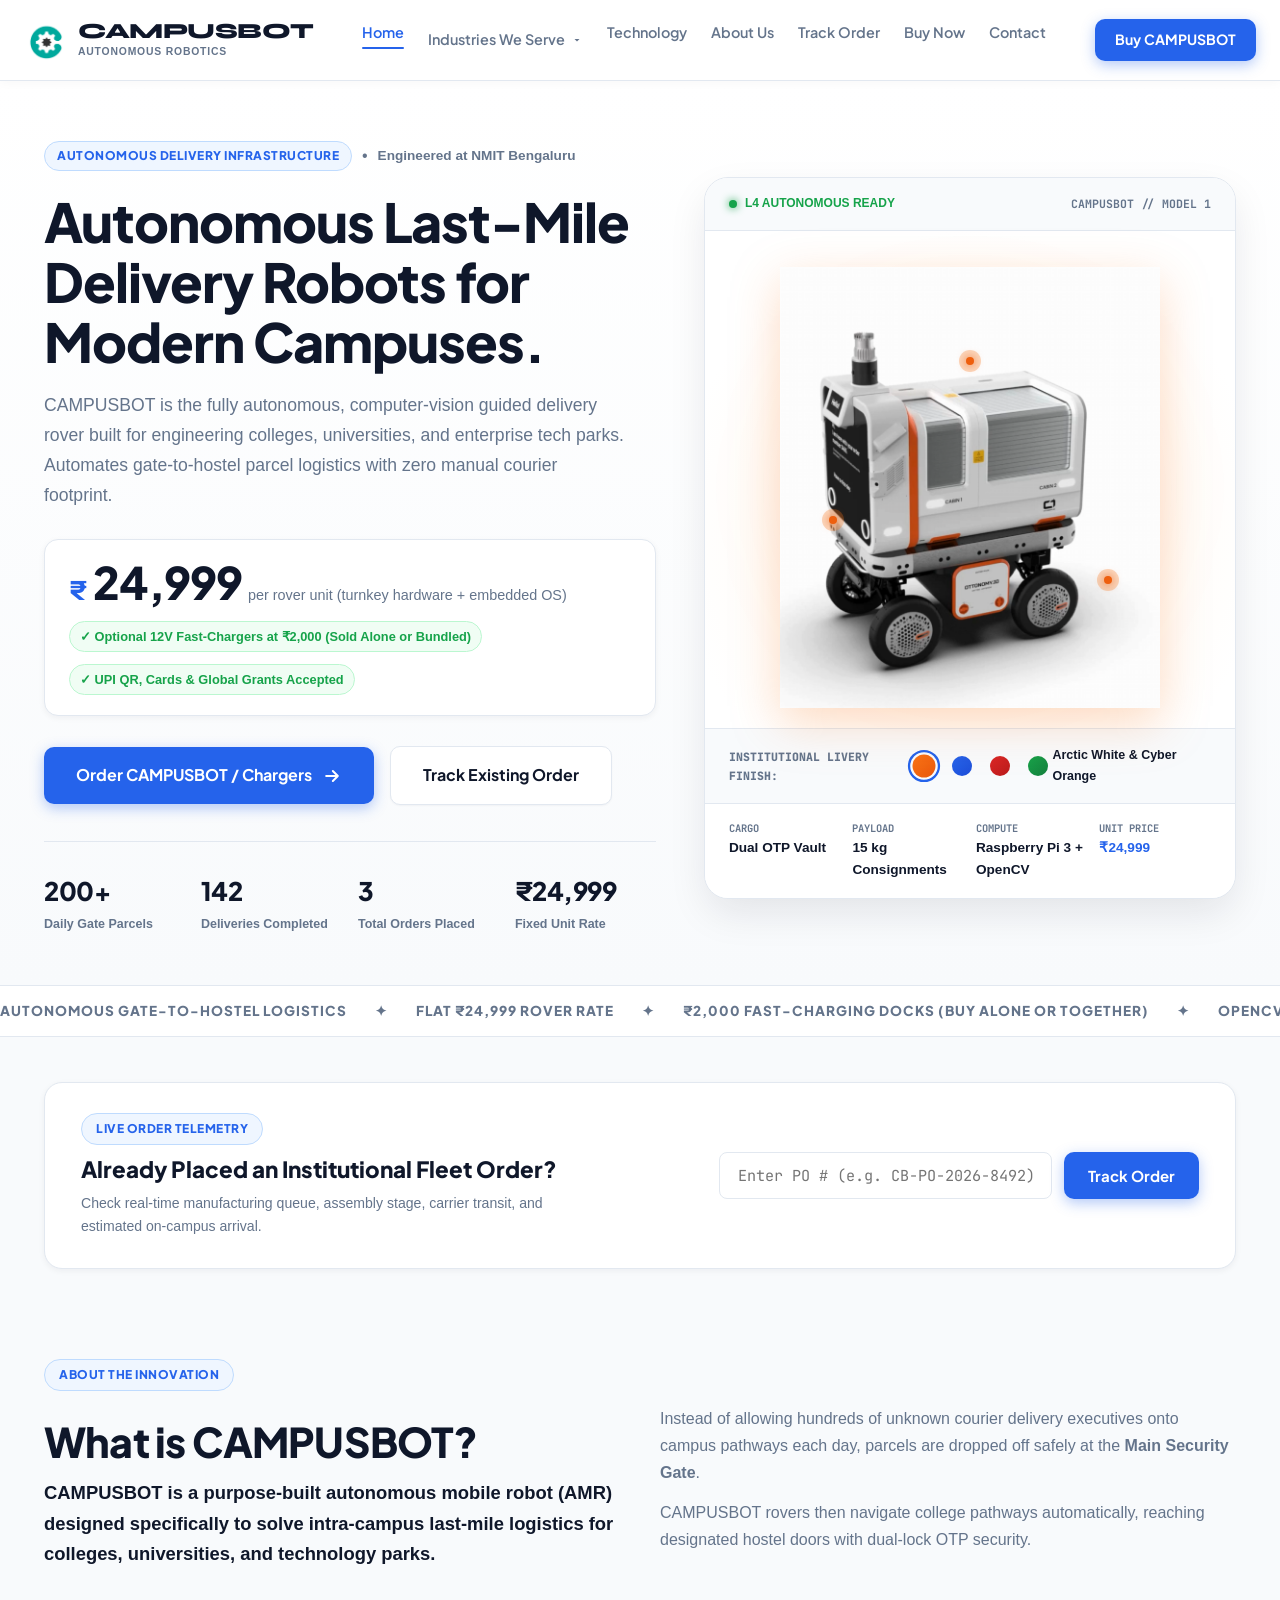
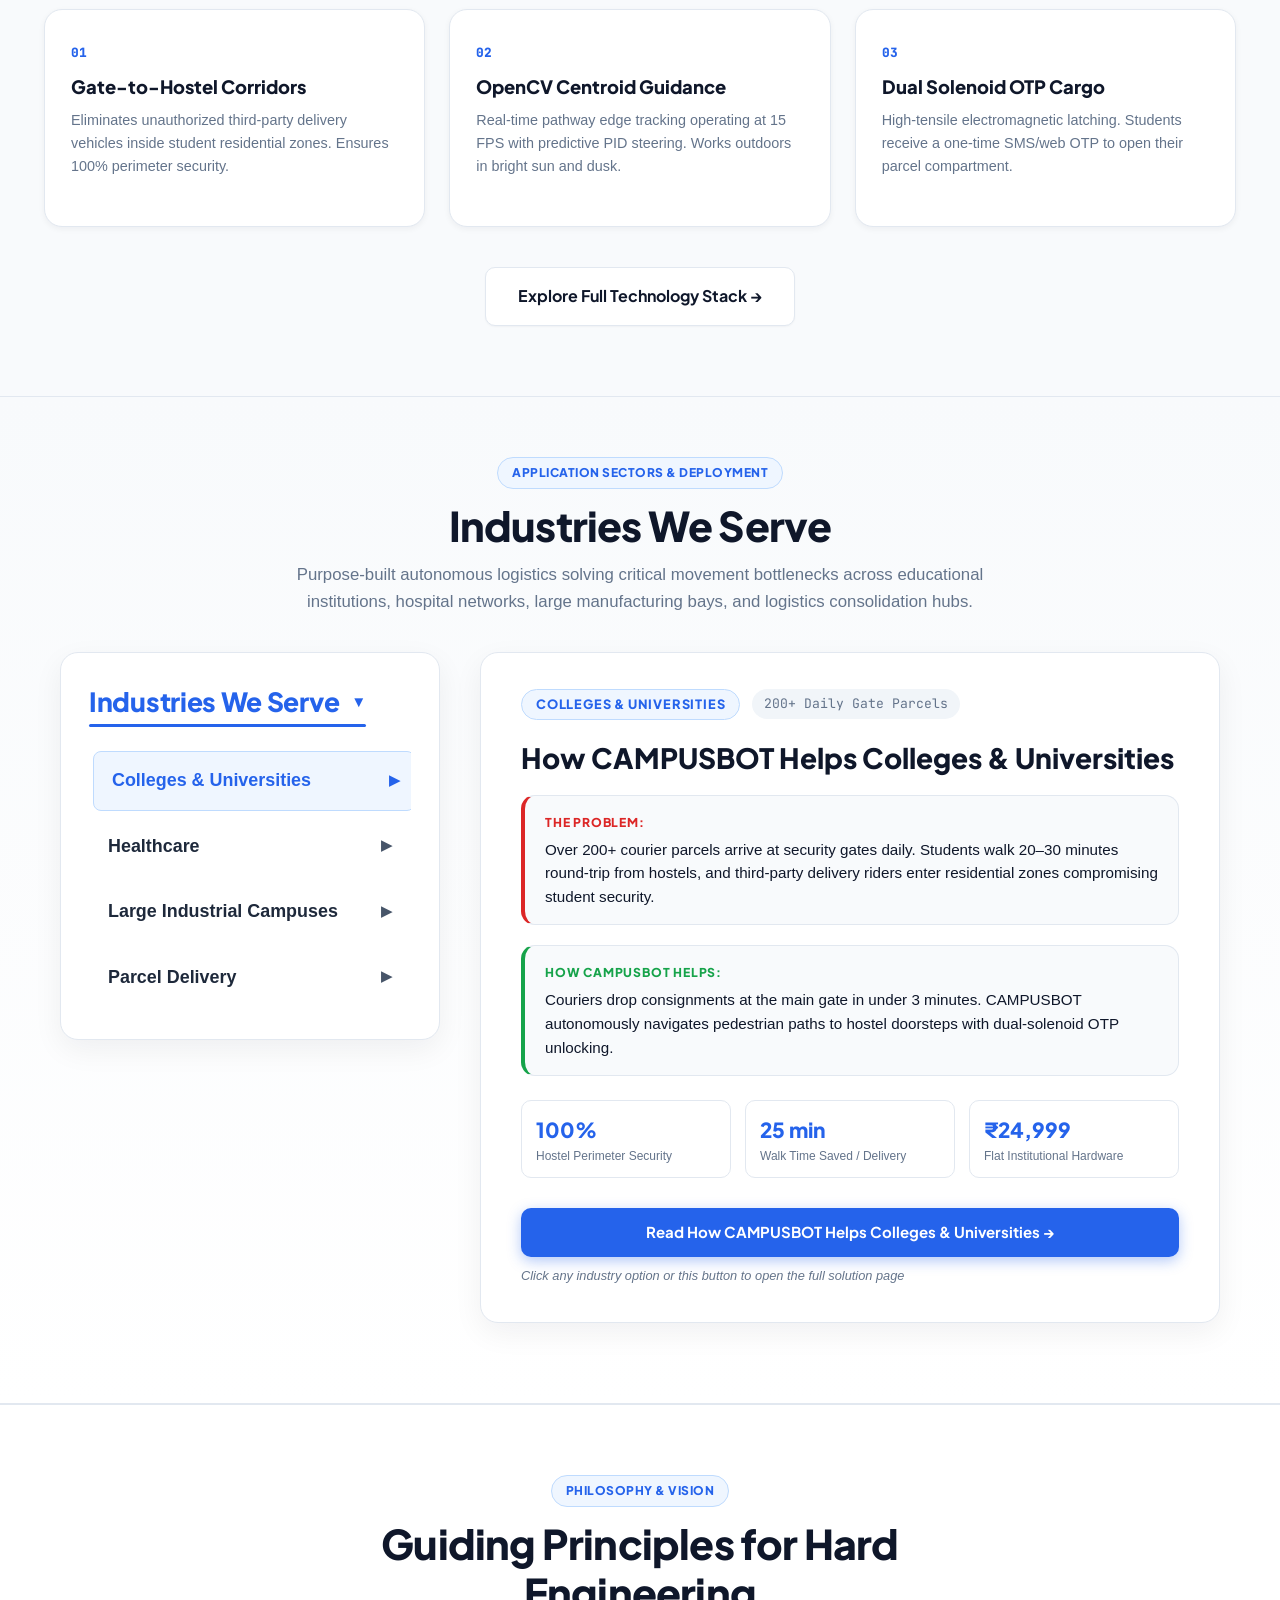
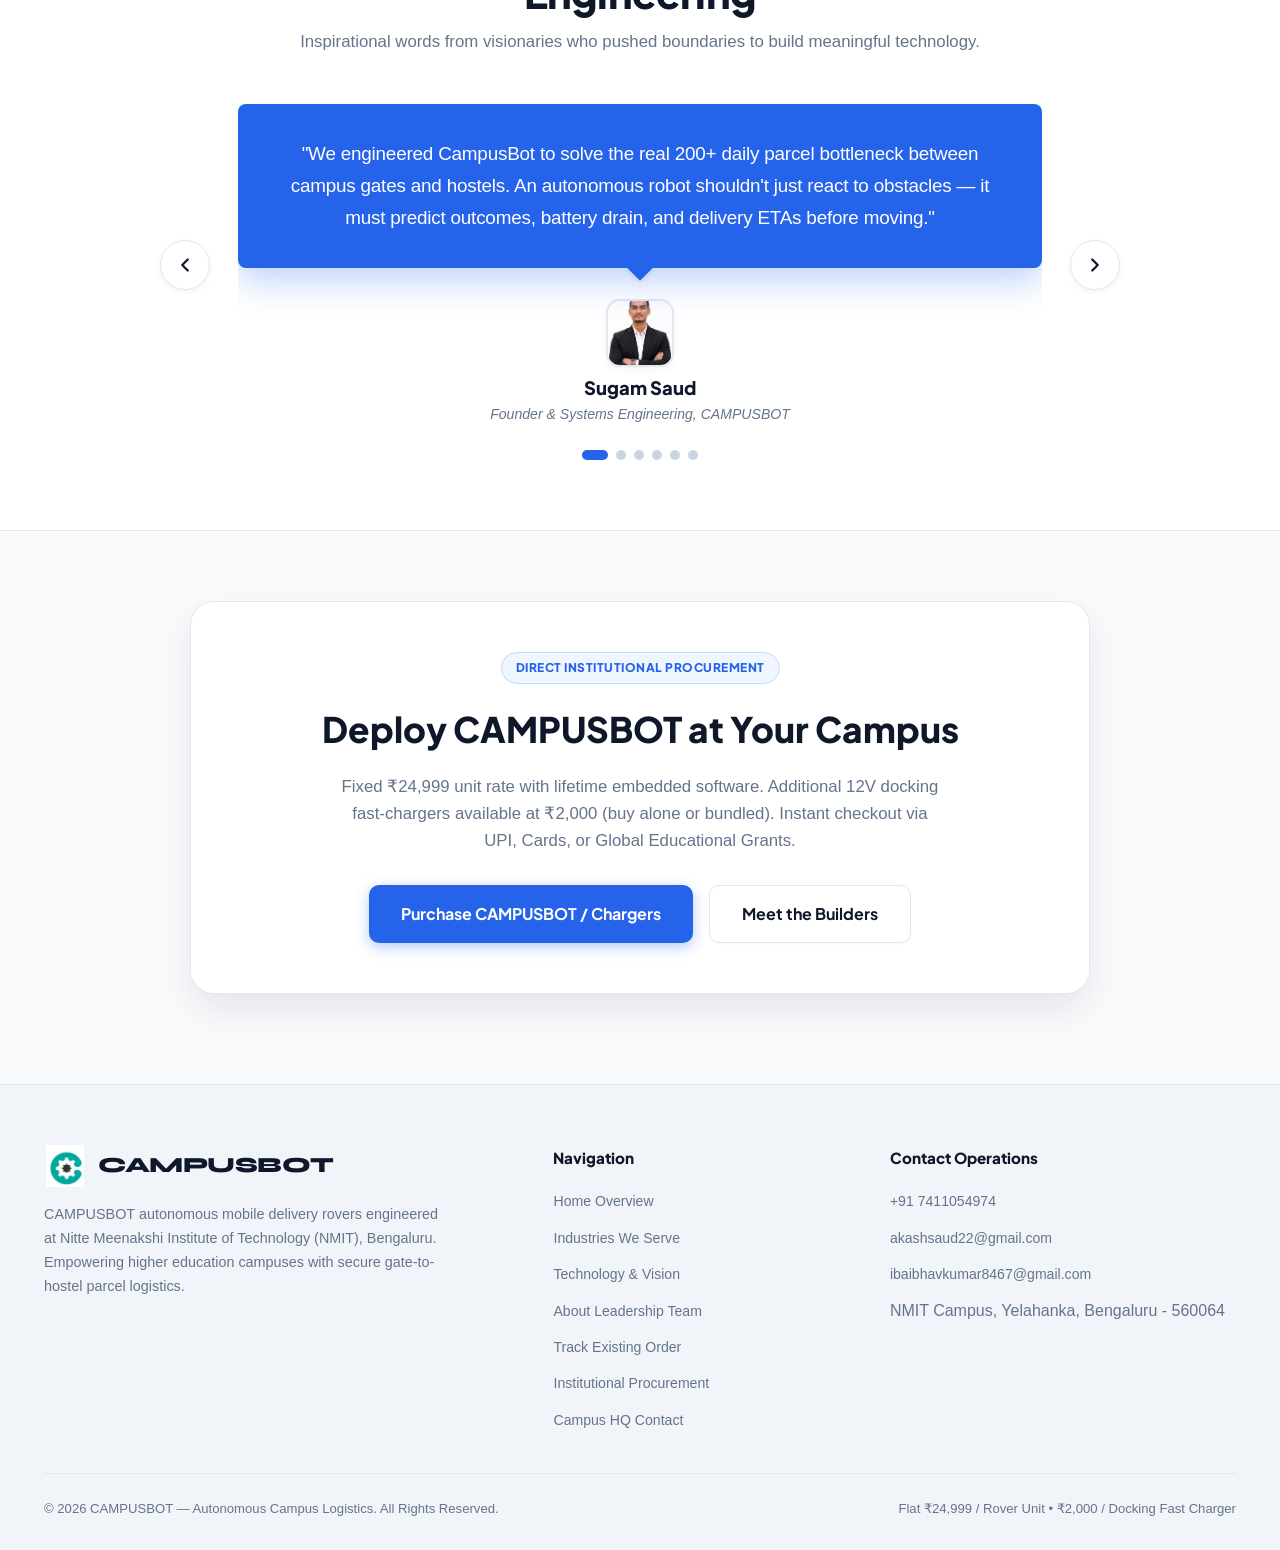
<file: index.html>
<!DOCTYPE html>
<html lang="en">
<head>
  <meta charset="UTF-8">
  <meta name="viewport" content="width=device-width, initial-scale=1.0">
  <title>CAMPUSBOT — Autonomous Campus Delivery Robots | Enterprise Fleet Sales</title>
  <meta name="description" content="CAMPUSBOT is the autonomous intra-campus delivery robot for colleges, universities, and tech parks. Automates gate-to-hostel parcel delivery. Purchase rovers at ₹24,999 and chargers at ₹2,000.">
  <meta http-equiv="Cache-Control" content="no-cache, no-store, must-revalidate">
  <meta http-equiv="Pragma" content="no-cache">
  <meta http-equiv="Expires" content="0">
  <link rel="preconnect" href="https://fonts.googleapis.com">
  <link rel="preconnect" href="https://fonts.gstatic.com" crossorigin>
  <link href="https://fonts.googleapis.com/css2?family=Syne:wght@600;700;800&family=Plus+Jakarta+Sans:wght@400;500;600;700;800;900&family=JetBrains+Mono:wght@500;700&display=swap" rel="stylesheet">
  <link rel="icon" type="image/png" href="assets/logo.png">
  <link rel="stylesheet" href="style.css?v=3.0">
</head>
<body>

  <!-- ═══════ NAVBAR ═══════ -->
  <header class="site-header" id="header">
    <div class="nav-container">
      <a href="index.html" class="brand-logo" aria-label="CAMPUSBOT Home">
        <div class="brand-symbol">
          <img src="assets/logo.png" alt="CAMPUSBOT Logo" class="brand-logo-img">
        </div>
        <div class="brand-text">
          <span class="brand-name">CAMPUSBOT</span>
          <span class="brand-sub">Autonomous Robotics</span>
        </div>
      </a>

      <nav class="main-nav" id="mainNav">
        <ul class="nav-menu">
          <li><a href="index.html" class="active">Home</a></li>
          <li class="nav-dropdown-item">
            <a href="industries.html" class="nav-dropdown-toggle">
              Industries We Serve
              <svg width="12" height="12" viewBox="0 0 24 24" fill="currentColor"><path d="M7 10l5 5 5-5z"/></svg>
            </a>
            <div class="nav-submenu">
              <a href="industries.html?industry=colleges">Colleges &amp; Universities</a>
              <a href="industries.html?industry=healthcare">Healthcare</a>
              <a href="industries.html?industry=industrial">Large Industrial Campuses</a>
              <a href="industries.html?industry=parcel">Parcel Delivery</a>
            </div>
          </li>
          <li><a href="technology.html">Technology</a></li>
          <li><a href="about.html">About Us</a></li>
          <li><a href="track.html">Track Order</a></li>
          <li><a href="buy.html">Buy Now</a></li>
          <li><a href="contact.html">Contact</a></li>
        </ul>
      </nav>

      <div class="nav-right">
        <a href="buy.html" class="btn btn-primary btn-nav">Buy CAMPUSBOT</a>
        <button class="hamburger-btn" id="hamburgerBtn" aria-label="Toggle navigation menu" aria-expanded="false">
          <span></span><span></span><span></span>
        </button>
      </div>
    </div>
  </header>

  <!-- ═══════ HERO SECTION ═══════ -->
  <section class="hero-section" id="hero">
    <div class="container hero-container">
      <div class="hero-left">
        <div class="hero-eyebrow">
          <span class="eyebrow-tag">Autonomous Delivery Infrastructure</span>
          <span class="eyebrow-divider">•</span>
          <span class="eyebrow-text">Engineered at NMIT Bengaluru</span>
        </div>
        <h1 class="hero-title">
          Autonomous Last-Mile Delivery Robots for Modern Campuses.
        </h1>
        <p class="hero-description">
          CAMPUSBOT is the fully autonomous, computer-vision guided delivery rover built for engineering colleges, universities, and enterprise tech parks. Automates gate-to-hostel parcel logistics with zero manual courier footprint.
        </p>

        <div class="hero-price-callout">
          <div class="callout-price-tag">
            <span class="currency">₹</span>
            <span class="amount">24,999</span>
            <span class="period">per rover unit (turnkey hardware + embedded OS)</span>
          </div>
          <div class="callout-badges">
            <span class="callout-pill">&#10003; Optional 12V Fast-Chargers at ₹2,000 (Sold Alone or Bundled)</span>
            <span class="callout-pill">&#10003; UPI QR, Cards &amp; Global Grants Accepted</span>
          </div>
        </div>

        <div class="hero-cta-group">
          <a href="buy.html" class="btn btn-primary btn-xl">
            <span>Order CAMPUSBOT / Chargers</span>
            <svg width="20" height="20" viewBox="0 0 20 20" fill="none"><path d="M4.167 10h11.666M10.833 5l5 5-5 5" stroke="currentColor" stroke-width="2" stroke-linecap="round" stroke-linejoin="round"/></svg>
          </a>
          <a href="track.html" class="btn btn-secondary btn-xl">Track Existing Order</a>
        </div>

        <div class="hero-metrics-strip">
          <div class="hero-metric-item">
            <span class="metric-big">200+</span>
            <span class="metric-caption">Daily Gate Parcels</span>
          </div>
          <div class="hero-metric-item">
            <span class="metric-big">142</span>
            <span class="metric-caption">Deliveries Completed</span>
          </div>
          <div class="hero-metric-item">
            <span class="metric-big">3</span>
            <span class="metric-caption">Total Orders Placed</span>
          </div>
          <div class="hero-metric-item">
            <span class="metric-big">₹24,999</span>
            <span class="metric-caption">Fixed Unit Rate</span>
          </div>
        </div>
      </div>

      <!-- Right: Interactive Rover Showcase -->
      <div class="hero-right">
        <div class="robot-showcase-card">
          <div class="showcase-top-bar">
            <div class="live-status-pill">
              <span class="status-dot"></span>
              <span>L4 Autonomous Ready</span>
            </div>
            <div class="fleet-code">CAMPUSBOT // MODEL 1</div>
          </div>

          <div class="robot-image-frame colorway-orange" id="robotImageFrame">
            <div class="robot-accent-glow" id="robotAccentGlow"></div>
            <img src="assets/campusbot-robot.png" alt="CAMPUSBOT Dual-Cabin Autonomous Campus Delivery Rover" class="robot-hero-img" id="mainRobotImg">

            <!-- Hotspot Pins -->
            <div class="spec-pin pin-camera" style="top: 24%; left: 48%;" title="OpenCV Picamera2 Line Centroid Tracker">
              <span class="pin-ring"></span>
              <span class="pin-core"></span>
            </div>
            <div class="spec-pin pin-sonar" style="top: 56%; left: 22%;" title="4x Ultrasonic Time-to-Collision Sensors">
              <span class="pin-ring"></span>
              <span class="pin-core"></span>
            </div>
            <div class="spec-pin pin-hatch" style="top: 68%; left: 74%;" title="Dual Solenoid OTP Cargo Lock">
              <span class="pin-ring"></span>
              <span class="pin-core"></span>
            </div>
          </div>

          <!-- Colorway Livery Selector -->
          <div class="colorway-selector-panel">
            <span class="colorway-title">INSTITUTIONAL LIVERY FINISH:</span>
            <div class="color-swatches-row">
              <button type="button" class="color-swatch-btn active" data-color="orange" title="Arctic White &amp; Cyber Orange">
                <span class="swatch-circle swatch-orange"></span>
              </button>
              <button type="button" class="color-swatch-btn" data-color="blue" title="Matte Slate &amp; Tech Blue">
                <span class="swatch-circle swatch-blue"></span>
              </button>
              <button type="button" class="color-swatch-btn" data-color="crimson" title="Pearl White &amp; University Crimson">
                <span class="swatch-circle swatch-crimson"></span>
              </button>
              <button type="button" class="color-swatch-btn" data-color="emerald" title="Silver Titanium &amp; Emerald Green">
                <span class="swatch-circle swatch-emerald"></span>
              </button>
            </div>
            <span class="colorway-current-label" id="colorwayLabel">Arctic White &amp; Cyber Orange</span>
          </div>

          <div class="panel-footer-spec">
            <div class="spec-stat">
              <span class="stat-k">CARGO</span>
              <span class="stat-v">Dual OTP Vault</span>
            </div>
            <div class="spec-stat">
              <span class="stat-k">PAYLOAD</span>
              <span class="stat-v">15 kg Consignments</span>
            </div>
            <div class="spec-stat">
              <span class="stat-k">COMPUTE</span>
              <span class="stat-v">Raspberry Pi 3 + OpenCV</span>
            </div>
            <div class="spec-stat">
              <span class="stat-k">UNIT PRICE</span>
              <span class="stat-v text-accent-blue">₹24,999</span>
            </div>
          </div>
        </div>
      </div>
    </div>
  </section>

  <!-- ═══════ MARQUEE TICKER ═══════ -->
  <div class="infinite-ticker-band">
    <div class="ticker-track">
      <div class="ticker-content">
        <span>AUTONOMOUS GATE-TO-HOSTEL LOGISTICS</span>
        <span class="ticker-star">✦</span>
        <span>FLAT ₹24,999 ROVER RATE</span>
        <span class="ticker-star">✦</span>
        <span>₹2,000 FAST-CHARGING DOCKS (BUY ALONE OR TOGETHER)</span>
        <span class="ticker-star">✦</span>
        <span>OPENCV 15 FPS CENTROID VISION TRACKING</span>
        <span class="ticker-star">✦</span>
        <span>ARUCO MARKER LOCALIZATION &amp; STOP BARS</span>
        <span class="ticker-star">✦</span>
        <span>4× ULTRASONIC TTC &lt; 0.5s BRAKING</span>
        <span class="ticker-star">✦</span>
        <span>DUAL-OTP SOLENOID CARGO VAULT</span>
        <span class="ticker-star">✦</span>
        <span>RASPBERRY PI 3 COMPUTE</span>
        <span class="ticker-star">✦</span>
        <span>ZERO MANUAL COURIER TRESPASS</span>
        <span class="ticker-star">✦</span>
      </div>
      <div class="ticker-content" aria-hidden="true">
        <span>AUTONOMOUS GATE-TO-HOSTEL LOGISTICS</span>
        <span class="ticker-star">✦</span>
        <span>FLAT ₹24,999 ROVER RATE</span>
        <span class="ticker-star">✦</span>
        <span>₹2,000 FAST-CHARGING DOCKS (BUY ALONE OR TOGETHER)</span>
        <span class="ticker-star">✦</span>
        <span>OPENCV 15 FPS CENTROID VISION TRACKING</span>
        <span class="ticker-star">✦</span>
        <span>ARUCO MARKER LOCALIZATION &amp; STOP BARS</span>
        <span class="ticker-star">✦</span>
        <span>4× ULTRASONIC TTC &lt; 0.5s BRAKING</span>
        <span class="ticker-star">✦</span>
        <span>DUAL-OTP SOLENOID CARGO VAULT</span>
        <span class="ticker-star">✦</span>
        <span>RASPBERRY PI 3 COMPUTE</span>
        <span class="ticker-star">✦</span>
        <span>ZERO MANUAL COURIER TRESPASS</span>
        <span class="ticker-star">✦</span>
      </div>
    </div>
  </div>

  <!-- ═══════ QUICK TRACK TEASER ═══════ -->
  <section class="content-section" style="padding: 45px 0 20px;">
    <div class="container">
      <div style="background: var(--surface); border: 1.5px solid var(--border); border-radius: var(--radius-lg); padding: 30px 36px; display: flex; justify-content: space-between; align-items: center; flex-wrap: wrap; gap: 24px; box-shadow: var(--shadow-sm);">
        <div style="max-width: 520px;">
          <span class="section-tag-pill" style="margin-bottom: 6px;">Live Order Telemetry</span>
          <h3 style="font-family: var(--font-heading); font-size: 1.4rem; color: var(--text); font-weight: 800; margin-bottom: 4px;">
            Already Placed an Institutional Fleet Order?
          </h3>
          <p style="font-size: 0.88rem; color: var(--muted);">
            Check real-time manufacturing queue, assembly stage, carrier transit, and estimated on-campus arrival.
          </p>
        </div>
        <div style="display: flex; gap: 12px; min-width: 300px; flex: 1; max-width: 480px;">
          <input type="text" id="quickTrackInput" placeholder="Enter PO # (e.g. CB-PO-2026-8492)" style="flex: 1; padding: 12px 18px; background: #FFFFFF; border: 1.5px solid var(--border); border-radius: 8px; color: var(--text); font-family: var(--font-mono); font-size: 0.95rem; outline: none;">
          <button type="button" class="btn btn-primary" id="btnQuickTrack">Track Order</button>
        </div>
      </div>
    </div>
  </section>

  <!-- ═══════ WHAT IS CAMPUSBOT? ═══════ -->
  <section class="content-section" id="what-is-campusbot">
    <div class="container">
      <div class="section-badge-wrap">
        <span class="section-tag-pill">About The Innovation</span>
      </div>
      <div class="two-column-intro">
        <div class="intro-left">
          <h2 class="section-headline">
            What is CAMPUSBOT?
          </h2>
          <p class="section-lead">
            CAMPUSBOT is a purpose-built autonomous mobile robot (AMR) designed specifically to solve intra-campus last-mile logistics for colleges, universities, and technology parks.
          </p>
        </div>
        <div class="intro-right">
          <p class="intro-p">
            Instead of allowing hundreds of unknown courier delivery executives onto campus pathways each day, parcels are dropped off safely at the <strong>Main Security Gate</strong>.
          </p>
          <p class="intro-p">
            CAMPUSBOT rovers then navigate college pathways automatically, reaching designated hostel doors with dual-lock OTP security.
          </p>
        </div>
      </div>

      <!-- Feature Highlight Trio -->
      <div class="capabilities-grid" style="margin-top: 40px;">
        <div class="capability-card">
          <div class="cap-num">01</div>
          <h3 class="cap-title">Gate-to-Hostel Corridors</h3>
          <p class="cap-desc">Eliminates unauthorized third-party delivery vehicles inside student residential zones. Ensures 100% perimeter security.</p>
        </div>
        <div class="capability-card">
          <div class="cap-num">02</div>
          <h3 class="cap-title">OpenCV Centroid Guidance</h3>
          <p class="cap-desc">Real-time pathway edge tracking operating at 15 FPS with predictive PID steering. Works outdoors in bright sun and dusk.</p>
        </div>
        <div class="capability-card">
          <div class="cap-num">03</div>
          <h3 class="cap-title">Dual Solenoid OTP Cargo</h3>
          <p class="cap-desc">High-tensile electromagnetic latching. Students receive a one-time SMS/web OTP to open their parcel compartment.</p>
        </div>
      </div>

      <div style="text-align: center; margin-top: 40px;">
        <a href="technology.html" class="btn btn-secondary btn-xl">Explore Full Technology Stack &rarr;</a>
      </div>
    </div>
  </section>

  <!-- ═══════ INDUSTRIES WE SERVE SECTION (MIDDLE OF FIRST PAGE) ═══════ -->
  <section class="content-section industries-middle-section" id="industries">
    <div class="container">
      <div class="section-badge-wrap" style="text-align: center; margin-bottom: 12px;">
        <span class="section-tag-pill">Application Sectors &amp; Deployment</span>
      </div>
      <div class="section-header-centered" style="margin-bottom: 36px;">
        <h2 class="section-headline">Industries We Serve</h2>
        <p class="section-subheadline">
          Purpose-built autonomous logistics solving critical movement bottlenecks across educational institutions, hospital networks, large manufacturing bays, and logistics consolidation hubs.
        </p>
      </div>

      <!-- The Screenshot-Accurate Interactive Dropdown Widget -->
      <div class="screenshot-industries-container">
        
        <!-- Left Column: The Exact Component from Screenshot -->
        <div class="screenshot-menu-card">
          <!-- The exact header: Industries We Serve ▼ with the thick blue underline -->
          <div class="screenshot-header-wrapper">
            <button type="button" class="screenshot-trigger-btn" id="middleIndustriesToggle" aria-expanded="true" aria-controls="middleIndustriesDropdown">
              <span class="screenshot-title-text">Industries We Serve</span>
              <span class="screenshot-caret">▼</span>
            </button>
            <div class="screenshot-underline-bar"></div>
          </div>

          <!-- The dropdown options with ▶ -->
          <div class="screenshot-dropdown-list" id="middleIndustriesDropdown">
            <a href="industries.html?industry=colleges" class="screenshot-item active" data-industry="colleges">
              <span class="item-name">Colleges &amp; Universities</span>
              <span class="item-arrow">&#9654;</span>
            </a>
            <a href="industries.html?industry=healthcare" class="screenshot-item" data-industry="healthcare">
              <span class="item-name">Healthcare</span>
              <span class="item-arrow">&#9654;</span>
            </a>
            <a href="industries.html?industry=industrial" class="screenshot-item" data-industry="industrial">
              <span class="item-name">Large Industrial Campuses</span>
              <span class="item-arrow">&#9654;</span>
            </a>
            <a href="industries.html?industry=parcel" class="screenshot-item" data-industry="parcel">
              <span class="item-name">Parcel Delivery</span>
              <span class="item-arrow">&#9654;</span>
            </a>
          </div>
        </div>

        <!-- Right Column: Interactive "How It Helps Them" Live Preview Card -->
        <div class="screenshot-preview-card" id="industryPreviewCard">
          <div class="preview-badge-row">
            <span class="preview-sector-pill" id="prevSectorPill">Colleges &amp; Universities</span>
            <span class="preview-stat-tag" id="prevStatTag">200+ Daily Gate Parcels</span>
          </div>

          <h3 class="preview-heading" id="prevHeading">How CAMPUSBOT Helps Colleges &amp; Universities</h3>
          
          <div class="preview-problem-box">
            <span class="preview-box-label">The Problem:</span>
            <p id="prevProblemText">
              Over 200+ courier parcels arrive at security gates daily. Students walk 20–30 minutes round-trip from hostels, and third-party delivery riders enter residential zones compromising student security.
            </p>
          </div>

          <div class="preview-solution-box">
            <span class="preview-box-label">How CAMPUSBOT Helps:</span>
            <p id="prevSolutionText">
              Couriers drop consignments at the main gate in under 3 minutes. CAMPUSBOT autonomously navigates pedestrian paths to hostel doorsteps with dual-solenoid OTP unlocking.
            </p>
          </div>

          <div class="preview-highlights-row" id="prevHighlightsRow">
            <div class="prev-metric">
              <span class="prev-m-val" id="prevMVal1">100%</span>
              <span class="prev-m-lbl" id="prevMLbl1">Hostel Perimeter Security</span>
            </div>
            <div class="prev-metric">
              <span class="prev-m-val" id="prevMVal2">25 min</span>
              <span class="prev-m-lbl" id="prevMLbl2">Walk Time Saved / Delivery</span>
            </div>
            <div class="prev-metric">
              <span class="prev-m-val" id="prevMVal3">₹24,999</span>
              <span class="prev-m-lbl" id="prevMLbl3">Flat Institutional Hardware</span>
            </div>
          </div>

          <div class="preview-cta-wrap">
            <a href="industries.html?industry=colleges" class="btn btn-primary btn-lg" id="prevLearnMoreBtn">
              Read How CAMPUSBOT Helps Colleges &amp; Universities &rarr;
            </a>
            <span class="preview-cta-hint">Click any industry option or this button to open the full solution page</span>
          </div>
        </div>

      </div>
    </div>
  </section>

  <!-- ═══════ INSPIRATIONAL QUOTES (SUGAM SAUD 1ST, SALMAN KHAN, KALAM, SARABHAI, TATA, JOBS) ═══════ -->
  <section class="content-section" id="quotes" style="background: var(--surface); border-top: 1px solid var(--border); border-bottom: 1px solid var(--border);">
    <div class="container">
      <div class="section-header-centered">
        <span class="section-tag-pill">Philosophy &amp; Vision</span>
        <h2 class="section-headline">Guiding Principles for Hard Engineering</h2>
        <p class="section-subheadline">Inspirational words from visionaries who pushed boundaries to build meaningful technology.</p>
      </div>

      <!-- Exact Image 5 Replica: Blue speech bubble card with downward pointer & speaker profile -->
      <div class="ottonomy-quote-slider-wrap">
        <button class="slider-arrow arrow-left" id="quotePrev" aria-label="Previous quote">
          <svg width="22" height="22" viewBox="0 0 24 24" fill="none" stroke="currentColor" stroke-width="2.5" stroke-linecap="round" stroke-linejoin="round"><polyline points="15 18 9 12 15 6"></polyline></svg>
        </button>

        <div class="quote-slider-viewport">
          <!-- Slide 0: Sugam Saud (Founder - 1st Slide) -->
          <div class="quote-slide active" data-quote-id="0">
            <div class="quote-bubble-card">
              <p class="quote-text">
                "We engineered CampusBot to solve the real 200+ daily parcel bottleneck between campus gates and hostels. An autonomous robot shouldn't just react to obstacles — it must predict outcomes, battery drain, and delivery ETAs before moving."
              </p>
            </div>
            <div class="quote-pointer"></div>
            <div class="quote-author-profile">
              <img src="assets/team-sugam.png" alt="Sugam Saud — Founder &amp; Systems Engineering" class="author-avatar-img">
              <h4 class="author-name">Sugam Saud</h4>
              <span class="author-title">Founder &amp; Systems Engineering, CAMPUSBOT</span>
            </div>
          </div>

          <!-- Slide 1: Salman Khan (Real Photo) -->
          <div class="quote-slide" data-quote-id="1">
            <div class="quote-bubble-card">
              <p class="quote-text">
                "Once I make a commitment to something, I don't even listen to myself. Stay true to your mission, work relentlessly without excuses, and never stop moving forward."
              </p>
            </div>
            <div class="quote-pointer"></div>
            <div class="quote-author-profile">
              <img src="assets/salman-khan.jpg" alt="Salman Khan" class="author-avatar-img">
              <h4 class="author-name">Salman Khan</h4>
              <span class="author-title">Film Star &amp; Founder, Being Human Foundation</span>
            </div>
          </div>

          <!-- Slide 2: Dr. A. P. J. Abdul Kalam (Real Photo) -->
          <div class="quote-slide" data-quote-id="2">
            <div class="quote-bubble-card">
              <p class="quote-text">
                "You have to dream before your dreams can come true. When you face failures in robotics and hard innovation, remember: F.A.I.L. simply stands for First Attempt In Learning."
              </p>
            </div>
            <div class="quote-pointer"></div>
            <div class="quote-author-profile">
              <img src="assets/abdul-kalam.jpg" alt="Dr. A. P. J. Abdul Kalam" class="author-avatar-img">
              <h4 class="author-name">Dr. A. P. J. Abdul Kalam</h4>
              <span class="author-title">Aerospace Scientist &amp; 11th President of India</span>
            </div>
          </div>

          <!-- Slide 3: Dr. Vikram Sarabhai (Real Photo) -->
          <div class="quote-slide" data-quote-id="3">
            <div class="quote-bubble-card">
              <p class="quote-text">
                "He who can listen to music in the midst of noise can achieve great things. We must be second to none in the application of advanced technologies to the real problems of man and society."
              </p>
            </div>
            <div class="quote-pointer"></div>
            <div class="quote-author-profile">
              <img src="assets/vikram-sarabhai.jpg" alt="Dr. Vikram Sarabhai" class="author-avatar-img">
              <h4 class="author-name">Dr. Vikram Sarabhai</h4>
              <span class="author-title">Pioneering Physicist &amp; Father of the Indian Space Program</span>
            </div>
          </div>

          <!-- Slide 4: Ratan Tata (Real Photo) -->
          <div class="quote-slide" data-quote-id="4">
            <div class="quote-bubble-card">
              <p class="quote-text">
                "I do not believe in taking right decisions. I take decisions and then make them right. Real innovation happens when young engineers solve everyday problems for their own society."
              </p>
            </div>
            <div class="quote-pointer"></div>
            <div class="quote-author-profile">
              <img src="assets/ratan-tata.jpg" alt="Ratan Tata" class="author-avatar-img">
              <h4 class="author-name">Ratan Tata</h4>
              <span class="author-title">Former Chairman, Tata Sons &amp; Visionary Philanthropist</span>
            </div>
          </div>

          <!-- Slide 5: Steve Jobs (Real Photo) -->
          <div class="quote-slide" data-quote-id="5">
            <div class="quote-bubble-card">
              <p class="quote-text">
                "The people who are crazy enough to think they can change the world are the ones who do. Stay hungry, stay foolish, and never compromise on building great products."
              </p>
            </div>
            <div class="quote-pointer"></div>
            <div class="quote-author-profile">
              <img src="assets/steve-jobs.jpg" alt="Steve Jobs" class="author-avatar-img">
              <h4 class="author-name">Steve Jobs</h4>
              <span class="author-title">Co-Founder &amp; Visionary, Apple Inc.</span>
            </div>
          </div>
        </div>

        <button class="slider-arrow arrow-right" id="quoteNext" aria-label="Next quote">
          <svg width="22" height="22" viewBox="0 0 24 24" fill="none" stroke="currentColor" stroke-width="2.5" stroke-linecap="round" stroke-linejoin="round"><polyline points="9 18 15 12 9 6"></polyline></svg>
        </button>
      </div>

      <div class="slider-dots-row" id="quoteDots">
        <button class="dot-btn active" data-index="0" aria-label="Slide 1: Sugam Saud"></button>
        <button class="dot-btn" data-index="1" aria-label="Slide 2: Salman Khan"></button>
        <button class="dot-btn" data-index="2" aria-label="Slide 3: Dr. A. P. J. Abdul Kalam"></button>
        <button class="dot-btn" data-index="3" aria-label="Slide 4: Dr. Vikram Sarabhai"></button>
        <button class="dot-btn" data-index="4" aria-label="Slide 5: Ratan Tata"></button>
        <button class="dot-btn" data-index="5" aria-label="Slide 6: Steve Jobs"></button>
      </div>
    </div>
  </section>

  <!-- ═══════ CALL TO ACTION BANNER ═══════ -->
  <section class="content-section" style="padding: 70px 0 90px;">
    <div class="container">
      <div style="background: var(--surface); border: 1.5px solid var(--border); border-radius: var(--radius-xl); padding: 50px; text-align: center; max-width: 900px; margin: 0 auto; box-shadow: var(--shadow-lg);">
        <span class="section-tag-pill">Direct Institutional Procurement</span>
        <h2 style="font-family: var(--font-heading); font-size: 2.2rem; color: var(--text); font-weight: 900; margin: 16px 0;">
          Deploy CAMPUSBOT at Your Campus
        </h2>
        <p style="font-size: 1.05rem; color: var(--muted); max-width: 600px; margin: 0 auto 30px; line-height: 1.6;">
          Fixed ₹24,999 unit rate with lifetime embedded software. Additional 12V docking fast-chargers available at ₹2,000 (buy alone or bundled). Instant checkout via UPI, Cards, or Global Educational Grants.
        </p>
        <div style="display: flex; gap: 16px; justify-content: center; flex-wrap: wrap;">
          <a href="buy.html" class="btn btn-primary btn-xl">Purchase CAMPUSBOT / Chargers</a>
          <a href="about.html" class="btn btn-secondary btn-xl">Meet the Builders</a>
        </div>
      </div>
    </div>
  </section>

  <!-- ═══════ FOOTER ═══════ -->
  <footer class="site-footer">
    <div class="container footer-container">
      <div class="footer-top-grid">
        <div class="footer-brand-col">
          <a href="index.html" class="brand-logo footer-logo">
            <div class="brand-symbol">
              <img src="assets/logo.png" alt="CAMPUSBOT Logo" class="brand-logo-img">
            </div>
            <span class="brand-name">CAMPUSBOT</span>
          </a>
          <p class="footer-bio">
            CAMPUSBOT autonomous mobile delivery rovers engineered at Nitte Meenakshi Institute of Technology (NMIT), Bengaluru. Empowering higher education campuses with secure gate-to-hostel parcel logistics.
          </p>
        </div>

        <div class="footer-links-col">
          <h4 class="footer-col-title">Navigation</h4>
          <ul class="footer-links-list">
            <li><a href="index.html">Home Overview</a></li>
            <li><a href="industries.html">Industries We Serve</a></li>
            <li><a href="technology.html">Technology &amp; Vision</a></li>
            <li><a href="about.html">About Leadership Team</a></li>
            <li><a href="track.html">Track Existing Order</a></li>
            <li><a href="buy.html">Institutional Procurement</a></li>
            <li><a href="contact.html">Campus HQ Contact</a></li>
          </ul>
        </div>

        <div class="footer-links-col">
          <h4 class="footer-col-title">Contact Operations</h4>
          <ul class="footer-links-list">
            <li><a href="tel:+917411054974">+91 7411054974</a></li>
            <li><a href="mailto:akashsaud22@gmail.com">akashsaud22@gmail.com</a></li>
            <li><a href="mailto:ibaibhavkumar8467@gmail.com">ibaibhavkumar8467@gmail.com</a></li>
            <li><span>NMIT Campus, Yelahanka, Bengaluru - 560064</span></li>
          </ul>
        </div>
      </div>

      <div class="footer-bottom-bar">
        <span>&copy; 2026 CAMPUSBOT — Autonomous Campus Logistics. All Rights Reserved.</span>
        <span>Flat ₹24,999 / Rover Unit • ₹2,000 / Docking Fast Charger</span>
      </div>
    </div>
  </footer>

  <script src="script.js?v=3.0"></script>
</body>
</html>
</file>
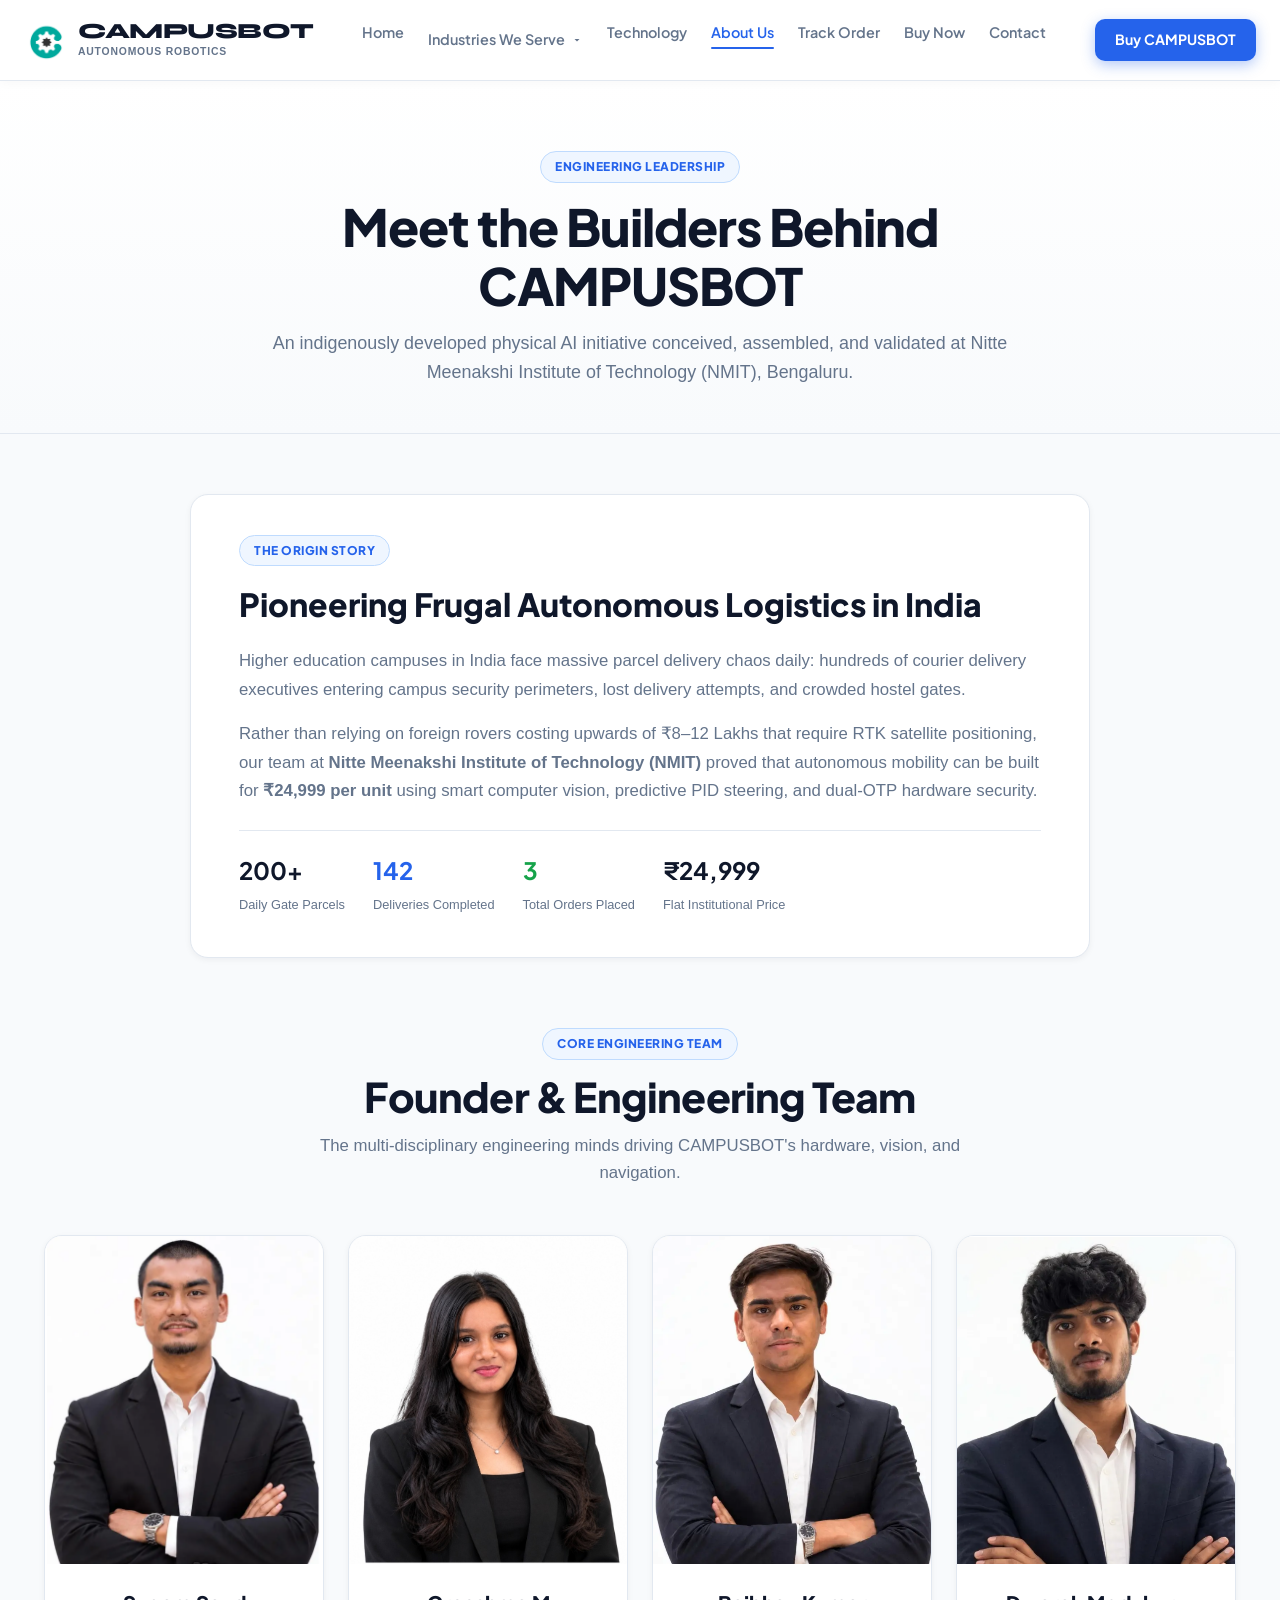
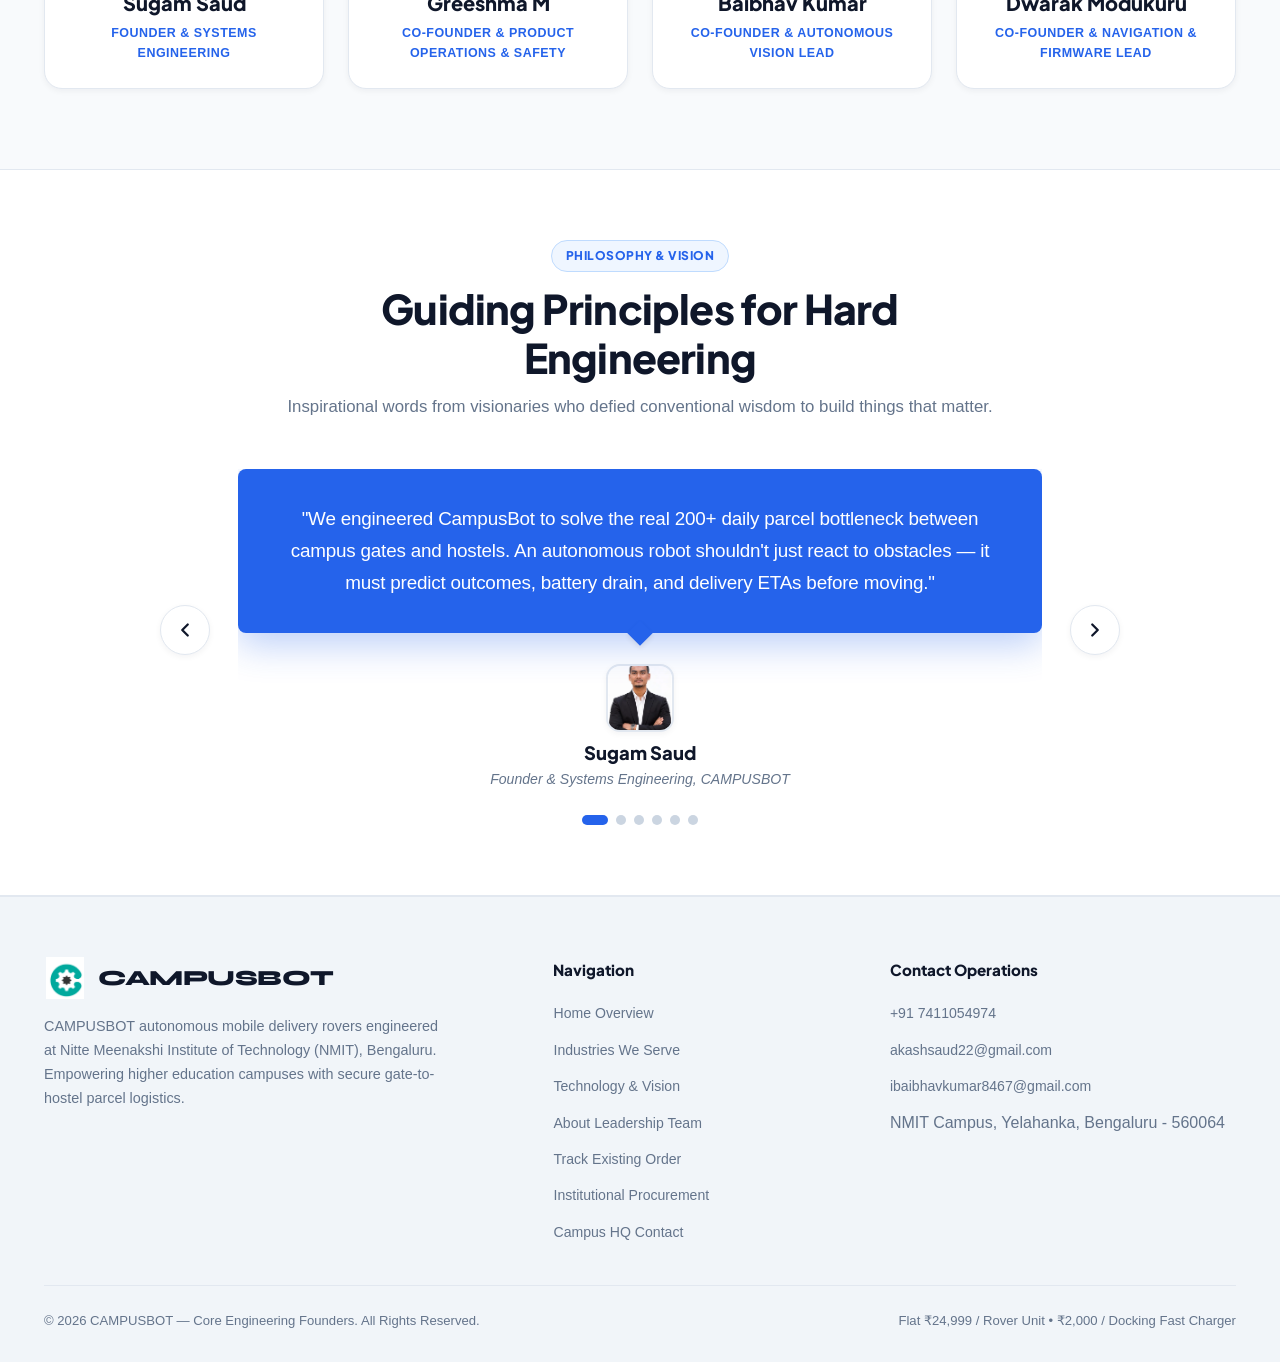
<file: about.html>
<!DOCTYPE html>
<html lang="en">
<head>
  <meta charset="UTF-8">
  <meta name="viewport" content="width=device-width, initial-scale=1.0">
  <title>About Us | CAMPUSBOT — Meet the Engineering Founders</title>
  <meta name="description" content="Meet the core engineering team behind CAMPUSBOT: Greeshma M, Sugam Saud, Baibhav Kumar, and Dwarak Modukuru. Built indigenously at NMIT Bengaluru.">
  <meta http-equiv="Cache-Control" content="no-cache, no-store, must-revalidate">
  <meta http-equiv="Pragma" content="no-cache">
  <meta http-equiv="Expires" content="0">
  <link rel="preconnect" href="https://fonts.googleapis.com">
  <link rel="preconnect" href="https://fonts.gstatic.com" crossorigin>
  <link href="https://fonts.googleapis.com/css2?family=Syne:wght@600;700;800&family=Plus+Jakarta+Sans:wght@400;500;600;700;800;900&family=JetBrains+Mono:wght@500;700&display=swap" rel="stylesheet">
  <link rel="icon" type="image/png" href="assets/logo.png">
  <link rel="stylesheet" href="style.css?v=3.0">
</head>
<body>

  <!-- ═══════ NAVBAR ═══════ -->
  <header class="site-header" id="header">
    <div class="nav-container">
      <a href="index.html" class="brand-logo" aria-label="CAMPUSBOT Home">
        <div class="brand-symbol">
          <img src="assets/logo.png" alt="CAMPUSBOT Logo" class="brand-logo-img">
        </div>
        <div class="brand-text">
          <span class="brand-name">CAMPUSBOT</span>
          <span class="brand-sub">Autonomous Robotics</span>
        </div>
      </a>

      <nav class="main-nav" id="mainNav">
        <ul class="nav-menu">
          <li><a href="index.html">Home</a></li>
          <li class="nav-dropdown-item">
            <a href="industries.html" class="nav-dropdown-toggle">
              Industries We Serve
              <svg width="12" height="12" viewBox="0 0 24 24" fill="currentColor"><path d="M7 10l5 5 5-5z"/></svg>
            </a>
            <div class="nav-submenu">
              <a href="industries.html?industry=colleges">Colleges &amp; Universities</a>
              <a href="industries.html?industry=healthcare">Healthcare</a>
              <a href="industries.html?industry=industrial">Large Industrial Campuses</a>
              <a href="industries.html?industry=parcel">Parcel Delivery</a>
            </div>
          </li>
          <li><a href="technology.html">Technology</a></li>
          <li><a href="about.html" class="active">About Us</a></li>
          <li><a href="track.html">Track Order</a></li>
          <li><a href="buy.html">Buy Now</a></li>
          <li><a href="contact.html">Contact</a></li>
        </ul>
      </nav>

      <div class="nav-right">
        <a href="buy.html" class="btn btn-primary btn-nav">Buy CAMPUSBOT</a>
        <button class="hamburger-btn" id="hamburgerBtn" aria-label="Toggle navigation menu" aria-expanded="false">
          <span></span><span></span><span></span>
        </button>
      </div>
    </div>
  </header>

  <!-- ═══════ PAGE HERO ═══════ -->
  <section class="page-hero-section">
    <div class="container page-hero-content">
      <span class="section-tag-pill">Engineering Leadership</span>
      <h1 class="page-hero-title">Meet the Builders Behind CAMPUSBOT</h1>
      <p class="page-hero-lead">
        An indigenously developed physical AI initiative conceived, assembled, and validated at Nitte Meenakshi Institute of Technology (NMIT), Bengaluru.
      </p>
    </div>
  </section>

  <!-- ═══════ STORY SECTION ═══════ -->
  <section class="content-section" style="padding: 60px 0 30px;">
    <div class="container">
      <div style="max-width: 900px; margin: 0 auto; background: var(--surface); border: 1.5px solid var(--border); border-radius: var(--radius-lg); padding: 40px 48px; box-shadow: var(--shadow-sm);">
        <span class="section-tag-pill" style="margin-bottom: 12px;">The Origin Story</span>
        <h2 style="font-family: var(--font-heading); font-size: 2rem; color: var(--text); font-weight: 800; margin-bottom: 16px;">
          Pioneering Frugal Autonomous Logistics in India
        </h2>
        <p style="font-size: 1.05rem; color: var(--muted); line-height: 1.7; margin-bottom: 16px;">
          Higher education campuses in India face massive parcel delivery chaos daily: hundreds of courier delivery executives entering campus security perimeters, lost delivery attempts, and crowded hostel gates.
        </p>
        <p style="font-size: 1.05rem; color: var(--muted); line-height: 1.7; margin-bottom: 16px;">
          Rather than relying on foreign rovers costing upwards of ₹8–12 Lakhs that require RTK satellite positioning, our team at <strong>Nitte Meenakshi Institute of Technology (NMIT)</strong> proved that autonomous mobility can be built for <strong>₹24,999 per unit</strong> using smart computer vision, predictive PID steering, and dual-OTP hardware security.
        </p>
        <div style="display: flex; gap: 28px; padding-top: 20px; border-top: 1px solid var(--border); margin-top: 24px; flex-wrap: wrap;">
          <div>
            <strong style="font-family: var(--font-heading); font-size: 1.5rem; color: var(--text); display: block;">200+</strong>
            <span style="font-size: 0.8rem; color: var(--muted);">Daily Gate Parcels</span>
          </div>
          <div>
            <strong style="font-family: var(--font-heading); font-size: 1.5rem; color: var(--primary); display: block;">142</strong>
            <span style="font-size: 0.8rem; color: var(--muted);">Deliveries Completed</span>
          </div>
          <div>
            <strong style="font-family: var(--font-heading); font-size: 1.5rem; color: var(--success); display: block;">3</strong>
            <span style="font-size: 0.8rem; color: var(--muted);">Total Orders Placed</span>
          </div>
          <div>
            <strong style="font-family: var(--font-heading); font-size: 1.5rem; color: var(--text); display: block;">₹24,999</strong>
            <span style="font-size: 0.8rem; color: var(--muted);">Flat Institutional Price</span>
          </div>
        </div>
      </div>
    </div>
  </section>

  <!-- ═══════ MEET THE FOUNDERS (SUGAM SAUD 1ST, NO DESCRIPTIONS) ═══════ -->
  <section class="content-section" style="padding: 40px 0 80px;">
    <div class="container">
      <div class="section-header-centered">
        <span class="section-tag-pill">Core Engineering Team</span>
        <h2 class="section-headline">Founder &amp; Engineering Team</h2>
        <p class="section-subheadline">The multi-disciplinary engineering minds driving CAMPUSBOT's hardware, vision, and navigation.</p>
      </div>

      <div class="team-grid">
        <!-- 1. Sugam Saud (Founder - 1st Position) -->
        <div class="team-card">
          <div class="team-img-wrapper">
            <img src="assets/team-sugam.png" alt="Sugam Saud — Founder &amp; Systems Engineering" class="team-img">
          </div>
          <div class="team-body">
            <h3 class="team-name">Sugam Saud</h3>
            <span class="team-role">Founder &amp; Systems Engineering</span>
          </div>
        </div>

        <!-- 2. Greeshma M -->
        <div class="team-card">
          <div class="team-img-wrapper">
            <img src="assets/team-greeshma.jpg" alt="Greeshma M — Co-Founder &amp; Product Operations Lead" class="team-img">
          </div>
          <div class="team-body">
            <h3 class="team-name">Greeshma M</h3>
            <span class="team-role">Co-Founder &amp; Product Operations &amp; Safety</span>
          </div>
        </div>

        <!-- 3. Baibhav Kumar -->
        <div class="team-card">
          <div class="team-img-wrapper">
            <img src="assets/team-baibhav.png" alt="Baibhav Kumar — Co-Founder &amp; Autonomous Vision Lead" class="team-img">
          </div>
          <div class="team-body">
            <h3 class="team-name">Baibhav Kumar</h3>
            <span class="team-role">Co-Founder &amp; Autonomous Vision Lead</span>
          </div>
        </div>

        <!-- 4. Dwarak Modukuru -->
        <div class="team-card">
          <div class="team-img-wrapper">
            <img src="assets/team-dwarak.png" alt="Dwarak Modukuru — Co-Founder &amp; Navigation &amp; Firmware Lead" class="team-img">
          </div>
          <div class="team-body">
            <h3 class="team-name">Dwarak Modukuru</h3>
            <span class="team-role">Co-Founder &amp; Navigation &amp; Firmware Lead</span>
          </div>
        </div>
      </div>
    </div>
  </section>

  <!-- ═══════ INSPIRATIONAL QUOTES (SUGAM SAUD 1ST, SALMAN KHAN, KALAM, SARABHAI, TATA, JOBS) ═══════ -->
  <section class="content-section" id="quotes" style="padding: 70px 0; background: var(--surface); border-top: 1px solid var(--border); border-bottom: 1px solid var(--border);">
    <div class="container">
      <div class="section-header-centered">
        <span class="section-tag-pill">Philosophy &amp; Vision</span>
        <h2 class="section-headline">Guiding Principles for Hard Engineering</h2>
        <p class="section-subheadline">Inspirational words from visionaries who defied conventional wisdom to build things that matter.</p>
      </div>

      <!-- Exact Image 5 Replica: Blue speech bubble card with downward pointer & speaker profile -->
      <div class="ottonomy-quote-slider-wrap">
        <button class="slider-arrow arrow-left" id="quotePrev" aria-label="Previous quote">
          <svg width="22" height="22" viewBox="0 0 24 24" fill="none" stroke="currentColor" stroke-width="2.5" stroke-linecap="round" stroke-linejoin="round"><polyline points="15 18 9 12 15 6"></polyline></svg>
        </button>

        <div class="quote-slider-viewport">
          <!-- Slide 0: Sugam Saud (Founder - 1st Slide) -->
          <div class="quote-slide active" data-quote-id="0">
            <div class="quote-bubble-card">
              <p class="quote-text">
                "We engineered CampusBot to solve the real 200+ daily parcel bottleneck between campus gates and hostels. An autonomous robot shouldn't just react to obstacles — it must predict outcomes, battery drain, and delivery ETAs before moving."
              </p>
            </div>
            <div class="quote-pointer"></div>
            <div class="quote-author-profile">
              <img src="assets/team-sugam.png" alt="Sugam Saud — Founder &amp; Systems Engineering" class="author-avatar-img">
              <h4 class="author-name">Sugam Saud</h4>
              <span class="author-title">Founder &amp; Systems Engineering, CAMPUSBOT</span>
            </div>
          </div>

          <!-- Slide 1: Salman Khan (Real Photo) -->
          <div class="quote-slide" data-quote-id="1">
            <div class="quote-bubble-card">
              <p class="quote-text">
                "Once I make a commitment to something, I don't even listen to myself. Stay true to your mission, work relentlessly without excuses, and never stop moving forward."
              </p>
            </div>
            <div class="quote-pointer"></div>
            <div class="quote-author-profile">
              <img src="assets/salman-khan.jpg" alt="Salman Khan" class="author-avatar-img">
              <h4 class="author-name">Salman Khan</h4>
              <span class="author-title">Film Star &amp; Founder, Being Human Foundation</span>
            </div>
          </div>

          <!-- Slide 2: Dr. A. P. J. Abdul Kalam (Real Photo) -->
          <div class="quote-slide" data-quote-id="2">
            <div class="quote-bubble-card">
              <p class="quote-text">
                "You have to dream before your dreams can come true. When you face failures in robotics and hard innovation, remember: F.A.I.L. simply stands for First Attempt In Learning."
              </p>
            </div>
            <div class="quote-pointer"></div>
            <div class="quote-author-profile">
              <img src="assets/abdul-kalam.jpg" alt="Dr. A. P. J. Abdul Kalam" class="author-avatar-img">
              <h4 class="author-name">Dr. A. P. J. Abdul Kalam</h4>
              <span class="author-title">Aerospace Scientist &amp; 11th President of India</span>
            </div>
          </div>

          <!-- Slide 3: Dr. Vikram Sarabhai (Real Photo) -->
          <div class="quote-slide" data-quote-id="3">
            <div class="quote-bubble-card">
              <p class="quote-text">
                "He who can listen to music in the midst of noise can achieve great things. We must be second to none in the application of advanced technologies to the real problems of man and society."
              </p>
            </div>
            <div class="quote-pointer"></div>
            <div class="quote-author-profile">
              <img src="assets/vikram-sarabhai.jpg" alt="Dr. Vikram Sarabhai" class="author-avatar-img">
              <h4 class="author-name">Dr. Vikram Sarabhai</h4>
              <span class="author-title">Pioneering Physicist &amp; Father of the Indian Space Program</span>
            </div>
          </div>

          <!-- Slide 4: Ratan Tata (Real Photo) -->
          <div class="quote-slide" data-quote-id="4">
            <div class="quote-bubble-card">
              <p class="quote-text">
                "I do not believe in taking right decisions. I take decisions and then make them right. Real innovation happens when young engineers solve everyday problems for their own society."
              </p>
            </div>
            <div class="quote-pointer"></div>
            <div class="quote-author-profile">
              <img src="assets/ratan-tata.jpg" alt="Ratan Tata" class="author-avatar-img">
              <h4 class="author-name">Ratan Tata</h4>
              <span class="author-title">Former Chairman, Tata Sons &amp; Visionary Philanthropist</span>
            </div>
          </div>

          <!-- Slide 5: Steve Jobs (Real Photo) -->
          <div class="quote-slide" data-quote-id="5">
            <div class="quote-bubble-card">
              <p class="quote-text">
                "The people who are crazy enough to think they can change the world are the ones who do. Stay hungry, stay foolish, and never compromise on building great products."
              </p>
            </div>
            <div class="quote-pointer"></div>
            <div class="quote-author-profile">
              <img src="assets/steve-jobs.jpg" alt="Steve Jobs" class="author-avatar-img">
              <h4 class="author-name">Steve Jobs</h4>
              <span class="author-title">Co-Founder &amp; Visionary, Apple Inc.</span>
            </div>
          </div>
        </div>

        <button class="slider-arrow arrow-right" id="quoteNext" aria-label="Next quote">
          <svg width="22" height="22" viewBox="0 0 24 24" fill="none" stroke="currentColor" stroke-width="2.5" stroke-linecap="round" stroke-linejoin="round"><polyline points="9 18 15 12 9 6"></polyline></svg>
        </button>
      </div>

      <div class="slider-dots-row" id="quoteDots">
        <button class="dot-btn active" data-index="0" aria-label="Slide 1: Sugam Saud"></button>
        <button class="dot-btn" data-index="1" aria-label="Slide 2: Salman Khan"></button>
        <button class="dot-btn" data-index="2" aria-label="Slide 3: Dr. A. P. J. Abdul Kalam"></button>
        <button class="dot-btn" data-index="3" aria-label="Slide 4: Dr. Vikram Sarabhai"></button>
        <button class="dot-btn" data-index="4" aria-label="Slide 5: Ratan Tata"></button>
        <button class="dot-btn" data-index="5" aria-label="Slide 6: Steve Jobs"></button>
      </div>
    </div>
  </section>

  <!-- ═══════ FOOTER ═══════ -->
  <footer class="site-footer">
    <div class="container footer-container">
      <div class="footer-top-grid">
        <div class="footer-brand-col">
          <a href="index.html" class="brand-logo footer-logo">
            <div class="brand-symbol">
              <img src="assets/logo.png" alt="CAMPUSBOT Logo" class="brand-logo-img">
            </div>
            <span class="brand-name">CAMPUSBOT</span>
          </a>
          <p class="footer-bio">
            CAMPUSBOT autonomous mobile delivery rovers engineered at Nitte Meenakshi Institute of Technology (NMIT), Bengaluru. Empowering higher education campuses with secure gate-to-hostel parcel logistics.
          </p>
        </div>

        <div class="footer-links-col">
          <h4 class="footer-col-title">Navigation</h4>
          <ul class="footer-links-list">
            <li><a href="index.html">Home Overview</a></li>
            <li><a href="industries.html">Industries We Serve</a></li>
            <li><a href="technology.html">Technology &amp; Vision</a></li>
            <li><a href="about.html">About Leadership Team</a></li>
            <li><a href="track.html">Track Existing Order</a></li>
            <li><a href="buy.html">Institutional Procurement</a></li>
            <li><a href="contact.html">Campus HQ Contact</a></li>
          </ul>
        </div>

        <div class="footer-links-col">
          <h4 class="footer-col-title">Contact Operations</h4>
          <ul class="footer-links-list">
            <li><a href="tel:+917411054974">+91 7411054974</a></li>
            <li><a href="mailto:akashsaud22@gmail.com">akashsaud22@gmail.com</a></li>
            <li><a href="mailto:ibaibhavkumar8467@gmail.com">ibaibhavkumar8467@gmail.com</a></li>
            <li><span>NMIT Campus, Yelahanka, Bengaluru - 560064</span></li>
          </ul>
        </div>
      </div>

      <div class="footer-bottom-bar">
        <span>&copy; 2026 CAMPUSBOT — Core Engineering Founders. All Rights Reserved.</span>
        <span>Flat ₹24,999 / Rover Unit • ₹2,000 / Docking Fast Charger</span>
      </div>
    </div>
  </footer>

  <script src="script.js?v=3.0"></script>
</body>
</html>
</file>
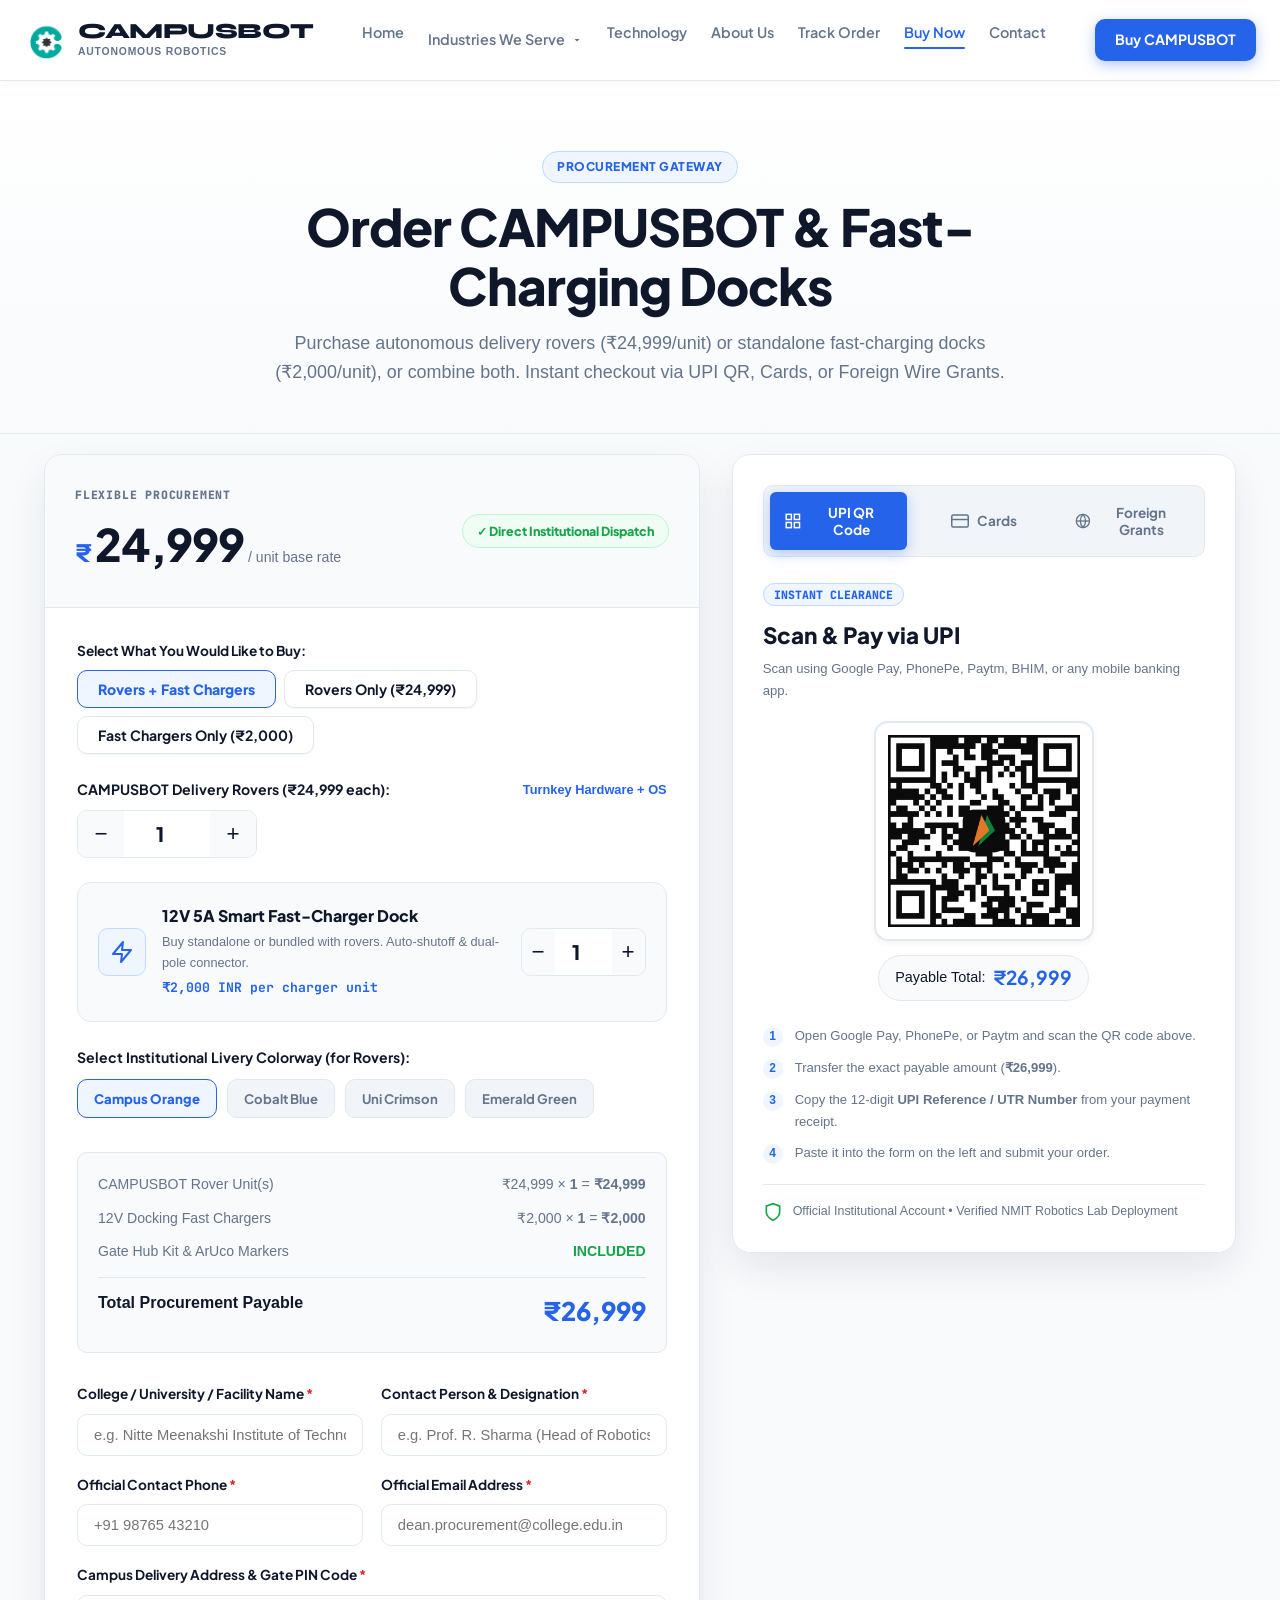
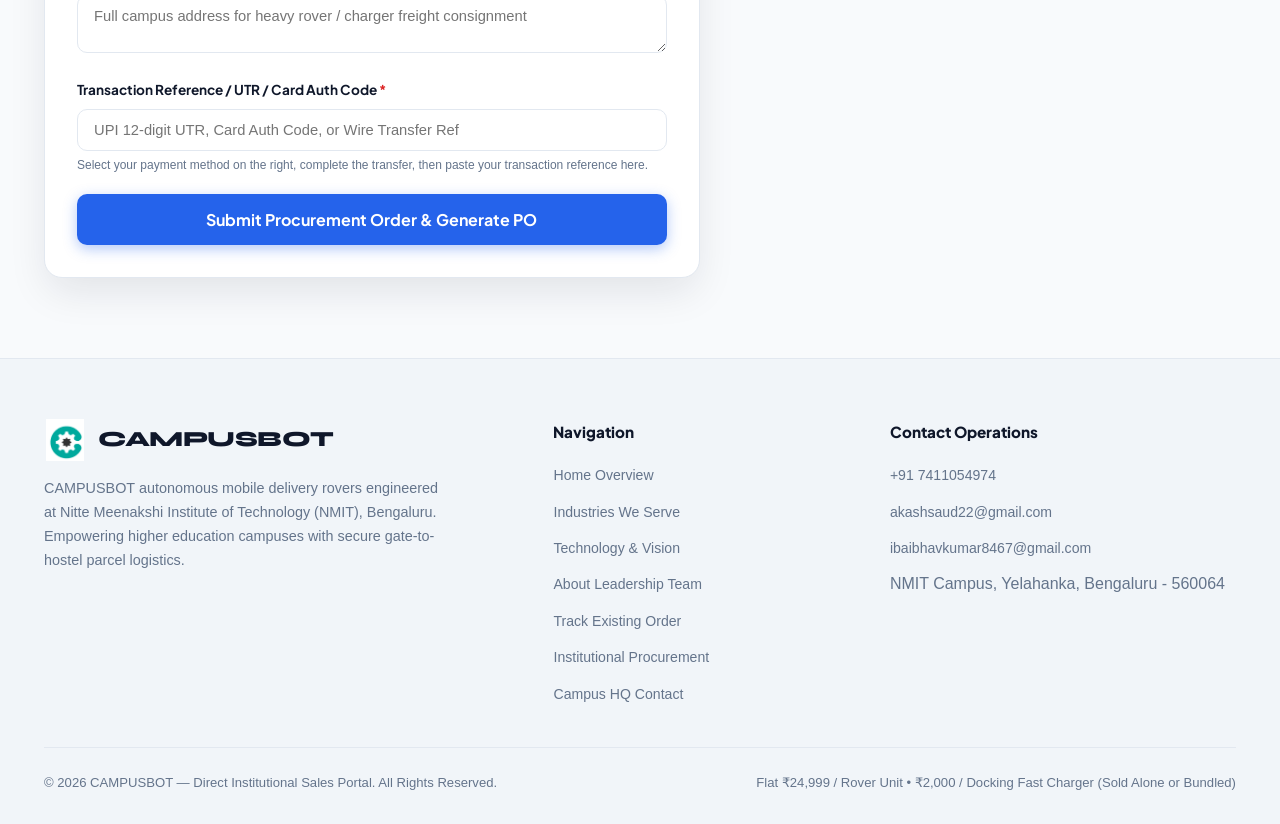
<file: buy.html>
<!DOCTYPE html>
<html lang="en">
<head>
  <meta charset="UTF-8">
  <meta name="viewport" content="width=device-width, initial-scale=1.0">
  <title>Buy CAMPUSBOT &amp; Chargers | Institutional Procurement Portal</title>
  <meta name="description" content="Procure CAMPUSBOT autonomous delivery rovers and fast-charging docks. ₹24,999 per rover, ₹2,000 per charger dock. Buy together or standalone.">
  <meta http-equiv="Cache-Control" content="no-cache, no-store, must-revalidate">
  <meta http-equiv="Pragma" content="no-cache">
  <meta http-equiv="Expires" content="0">
  <link rel="preconnect" href="https://fonts.googleapis.com">
  <link rel="preconnect" href="https://fonts.gstatic.com" crossorigin>
  <link href="https://fonts.googleapis.com/css2?family=Syne:wght@600;700;800&family=Plus+Jakarta+Sans:wght@400;500;600;700;800;900&family=JetBrains+Mono:wght@500;700&display=swap" rel="stylesheet">
  <link rel="icon" type="image/png" href="assets/logo.png">
  <link rel="stylesheet" href="style.css?v=3.0">
</head>
<body>

  <!-- ═══════ NAVBAR ═══════ -->
  <header class="site-header" id="header">
    <div class="nav-container">
      <a href="index.html" class="brand-logo" aria-label="CAMPUSBOT Home">
        <div class="brand-symbol">
          <img src="assets/logo.png" alt="CAMPUSBOT Logo" class="brand-logo-img">
        </div>
        <div class="brand-text">
          <span class="brand-name">CAMPUSBOT</span>
          <span class="brand-sub">Autonomous Robotics</span>
        </div>
      </a>

      <nav class="main-nav" id="mainNav">
        <ul class="nav-menu">
          <li><a href="index.html">Home</a></li>
          <li class="nav-dropdown-item">
            <a href="industries.html" class="nav-dropdown-toggle">
              Industries We Serve
              <svg width="12" height="12" viewBox="0 0 24 24" fill="currentColor"><path d="M7 10l5 5 5-5z"/></svg>
            </a>
            <div class="nav-submenu">
              <a href="industries.html?industry=colleges">Colleges &amp; Universities</a>
              <a href="industries.html?industry=healthcare">Healthcare</a>
              <a href="industries.html?industry=industrial">Large Industrial Campuses</a>
              <a href="industries.html?industry=parcel">Parcel Delivery</a>
            </div>
          </li>
          <li><a href="technology.html">Technology</a></li>
          <li><a href="about.html">About Us</a></li>
          <li><a href="track.html">Track Order</a></li>
          <li><a href="buy.html" class="active">Buy Now</a></li>
          <li><a href="contact.html">Contact</a></li>
        </ul>
      </nav>

      <div class="nav-right">
        <a href="buy.html" class="btn btn-primary btn-nav">Buy CAMPUSBOT</a>
        <button class="hamburger-btn" id="hamburgerBtn" aria-label="Toggle navigation menu" aria-expanded="false">
          <span></span><span></span><span></span>
        </button>
      </div>
    </div>
  </header>

  <!-- ═══════ PAGE HERO ═══════ -->
  <section class="page-hero-section">
    <div class="container page-hero-content">
      <span class="section-tag-pill">Procurement Gateway</span>
      <h1 class="page-hero-title">Order CAMPUSBOT &amp; Fast-Charging Docks</h1>
      <p class="page-hero-lead">
        Purchase autonomous delivery rovers (₹24,999/unit) or standalone fast-charging docks (₹2,000/unit), or combine both. Instant checkout via UPI QR, Cards, or Foreign Wire Grants.
      </p>
    </div>
  </section>

  <!-- ═══════ MAIN PROCUREMENT CONTAINER ═══════ -->
  <div class="container" style="padding-bottom: 80px; margin-top: 20px;">
    <div class="procure-layout-grid">

      <!-- LEFT: Configuration & Order Form -->
      <div class="procure-calculator-card">
        <div class="calc-header">
          <div>
            <span class="calc-sub">FLEXIBLE PROCUREMENT</span>
            <div class="calc-price-row">
              <span class="calc-curr">₹</span>
              <span class="calc-amt" id="headerUnitRate">24,999</span>
              <span class="calc-unit">/ unit base rate</span>
            </div>
          </div>
          <div class="calc-badge">&#10003; Direct Institutional Dispatch</div>
        </div>

        <div class="calc-body">
          <!-- Quick Filter Selector (Both / Rover Only / Charger Only) -->
          <div>
            <label style="display: block; font-family: var(--font-heading); font-size: 0.85rem; font-weight: 700; color: var(--text); margin-bottom: 8px;">
              Select What You Would Like to Buy:
            </label>
            <div style="display: flex; gap: 8px; flex-wrap: wrap;">
              <button type="button" class="btn btn-secondary btn-nav" id="btnModeBoth" style="background: #EFF6FF; border-color: var(--primary); color: var(--primary); font-weight: 800;">
                Rovers + Fast Chargers
              </button>
              <button type="button" class="btn btn-secondary btn-nav" id="btnModeRoversOnly">
                Rovers Only (₹24,999)
              </button>
              <button type="button" class="btn btn-secondary btn-nav" id="btnModeChargersOnly">
                Fast Chargers Only (₹2,000)
              </button>
            </div>
          </div>

          <!-- Rover Units Stepper -->
          <div class="calc-field" id="roverFieldRow">
            <div style="display: flex; justify-content: space-between; align-items: center; margin-bottom: 8px;">
              <label for="fleetQuantity" style="margin-bottom: 0;">
                CAMPUSBOT Delivery Rovers (₹24,999 each):
              </label>
              <span style="font-size: 0.8rem; font-weight: 700; color: var(--primary);">Turnkey Hardware + OS</span>
            </div>
            <div class="quantity-stepper">
              <button type="button" class="btn-qty" id="qtyMinus" aria-label="Decrease rovers">−</button>
              <input type="number" id="fleetQuantity" min="0" max="25" value="1" readonly>
              <button type="button" class="btn-qty" id="qtyPlus" aria-label="Increase rovers">+</button>
            </div>
          </div>

          <!-- Fast Charger Option Card & Stepper -->
          <div class="addon-hardware-card" id="chargerFieldRow">
            <div class="addon-info">
              <div class="addon-icon">
                <svg width="24" height="24" viewBox="0 0 24 24" fill="none" stroke="currentColor" stroke-width="2" stroke-linecap="round" stroke-linejoin="round">
                  <polygon points="13 2 3 14 12 14 11 22 21 10 12 10 13 2"></polygon>
                </svg>
              </div>
              <div class="addon-text">
                <h4>12V 5A Smart Fast-Charger Dock</h4>
                <p>Buy standalone or bundled with rovers. Auto-shutoff &amp; dual-pole connector.</p>
                <span class="addon-price-tag">₹2,000 INR per charger unit</span>
              </div>
            </div>
            <div class="quantity-stepper" style="max-width: 140px;">
              <button type="button" class="btn-qty" id="chargerMinus" aria-label="Decrease chargers">−</button>
              <input type="number" id="chargerQuantity" min="0" max="25" value="1" readonly>
              <button type="button" class="btn-qty" id="chargerPlus" aria-label="Increase chargers">+</button>
            </div>
          </div>

          <!-- Livery Finish (Visible when rovers > 0) -->
          <div class="calc-field" id="liveryPickerGroup">
            <label>Select Institutional Livery Colorway (for Rovers):</label>
            <div class="livery-picker">
              <label class="livery-radio">
                <input type="radio" name="orderColor" value="Campus Orange & White" checked>
                <span class="livery-pill">Campus Orange</span>
              </label>
              <label class="livery-radio">
                <input type="radio" name="orderColor" value="Electric Blue & Slate">
                <span class="livery-pill">Cobalt Blue</span>
              </label>
              <label class="livery-radio">
                <input type="radio" name="orderColor" value="University Crimson">
                <span class="livery-pill">Uni Crimson</span>
              </label>
              <label class="livery-radio">
                <input type="radio" name="orderColor" value="Campus Emerald">
                <span class="livery-pill">Emerald Green</span>
              </label>
            </div>
          </div>

          <!-- Live Breakdown Box -->
          <div class="order-breakdown-box">
            <div class="order-line" id="lineRoverBreakdown">
              <span>CAMPUSBOT Rover Unit(s)</span>
              <span>₹24,999 × <strong id="summaryQty">1</strong> = <strong id="summaryRoversTotal">₹24,999</strong></span>
            </div>
            <div class="order-line" id="lineChargerBreakdown">
              <span>12V Docking Fast Chargers</span>
              <span>₹2,000 × <strong id="summaryChargerQty">1</strong> = <strong id="summaryChargersTotal">₹2,000</strong></span>
            </div>
            <div class="order-line">
              <span>Gate Hub Kit &amp; ArUco Markers</span>
              <span class="text-success">INCLUDED</span>
            </div>
            <div class="order-line total-line">
              <span>Total Procurement Payable</span>
              <span class="total-highlight" id="totalOrderPrice">₹26,999</span>
            </div>
          </div>

          <!-- Institutional Order Form -->
          <form class="procurement-form" id="procurementForm" novalidate>
            <div class="form-row">
              <div class="form-group">
                <label for="collegeName">College / University / Facility Name <span class="req">*</span></label>
                <input type="text" id="collegeName" name="collegeName" placeholder="e.g. Nitte Meenakshi Institute of Technology" required>
              </div>
              <div class="form-group">
                <label for="officerName">Contact Person &amp; Designation <span class="req">*</span></label>
                <input type="text" id="officerName" name="officerName" placeholder="e.g. Prof. R. Sharma (Head of Robotics Lab)" required>
              </div>
            </div>

            <div class="form-row">
              <div class="form-group">
                <label for="procurePhone">Official Contact Phone <span class="req">*</span></label>
                <input type="tel" id="procurePhone" name="procurePhone" placeholder="+91 98765 43210" required>
              </div>
              <div class="form-group">
                <label for="procureEmail">Official Email Address <span class="req">*</span></label>
                <input type="email" id="procureEmail" name="procureEmail" placeholder="dean.procurement@college.edu.in" required>
              </div>
            </div>

            <div class="form-group">
              <label for="shippingAddress">Campus Delivery Address &amp; Gate PIN Code <span class="req">*</span></label>
              <textarea id="shippingAddress" name="shippingAddress" rows="2" placeholder="Full campus address for heavy rover / charger freight consignment" required></textarea>
            </div>

            <div class="form-group">
              <label for="utrNumber">Transaction Reference / UTR / Card Auth Code <span class="req">*</span></label>
              <input type="text" id="utrNumber" name="utrNumber" placeholder="UPI 12-digit UTR, Card Auth Code, or Wire Transfer Ref" required>
              <small class="utr-hint">Select your payment method on the right, complete the transfer, then paste your transaction reference here.</small>
            </div>

            <button type="submit" class="btn btn-primary btn-xl btn-full" id="btnSubmitOrder">
              Submit Procurement Order &amp; Generate PO
            </button>
          </form>
        </div>
      </div>

      <!-- RIGHT: Payment Methods (UPI QR, Cards, Foreign Grants) -->
      <div class="procure-qr-card">
        <div class="payment-tabs-bar">
          <button type="button" class="pay-tab-btn active" data-tab="upi">
            <svg width="18" height="18" viewBox="0 0 24 24" fill="none" stroke="currentColor" stroke-width="2"><rect x="3" y="3" width="7" height="7"></rect><rect x="14" y="3" width="7" height="7"></rect><rect x="14" y="14" width="7" height="7"></rect><rect x="3" y="14" width="7" height="7"></rect></svg>
            UPI QR Code
          </button>
          <button type="button" class="pay-tab-btn" data-tab="cards">
            <svg width="18" height="18" viewBox="0 0 24 24" fill="none" stroke="currentColor" stroke-width="2"><rect x="1" y="4" width="22" height="16" rx="2" ry="2"></rect><line x1="1" y1="10" x2="23" y2="10"></line></svg>
            Cards
          </button>
          <button type="button" class="pay-tab-btn" data-tab="foreign">
            <svg width="18" height="18" viewBox="0 0 24 24" fill="none" stroke="currentColor" stroke-width="2"><circle cx="12" cy="12" r="10"></circle><line x1="2" y1="12" x2="22" y2="12"></line><path d="M12 2a15.3 15.3 0 0 1 4 10 15.3 15.3 0 0 1-4 10 15.3 15.3 0 0 1-4-10 15.3 15.3 0 0 1 4-10z"></path></svg>
            Foreign Grants
          </button>
        </div>

        <!-- PANEL 1: UPI QR -->
        <div class="payment-panel active" id="panelUpi">
          <div class="qr-card-header">
            <span class="qr-tag">INSTANT CLEARANCE</span>
            <h3>Scan &amp; Pay via UPI</h3>
            <p>Scan using Google Pay, PhonePe, Paytm, BHIM, or any mobile banking app.</p>
          </div>

          <div class="qr-image-wrapper">
            <div class="qr-frame">
              <img src="assets/payment-qr.jpg" alt="Official CAMPUSBOT UPI Payment QR" class="payment-qr-img">
            </div>
            <div class="qr-payable-badge">
              <span>Payable Total:</span>
              <strong id="qrPayableAmount">₹26,999</strong>
            </div>
          </div>

          <div class="qr-instructions-list">
            <div class="qr-step-row">
              <span class="qr-step-num">1</span>
              <span>Open Google Pay, PhonePe, or Paytm and scan the QR code above.</span>
            </div>
            <div class="qr-step-row">
              <span class="qr-step-num">2</span>
              <span>Transfer the exact payable amount (<strong id="qrStepAmount">₹26,999</strong>).</span>
            </div>
            <div class="qr-step-row">
              <span class="qr-step-num">3</span>
              <span>Copy the 12-digit <strong>UPI Reference / UTR Number</strong> from your payment receipt.</span>
            </div>
            <div class="qr-step-row">
              <span class="qr-step-num">4</span>
              <span>Paste it into the form on the left and submit your order.</span>
            </div>
          </div>
        </div>

        <!-- PANEL 2: Credit & Debit Cards -->
        <div class="payment-panel" id="panelCards">
          <div class="qr-card-header">
            <span class="qr-tag">SECURE 256-BIT ENCRYPTED</span>
            <h3>Credit &amp; Debit Card Payment</h3>
            <p>Visa, MasterCard, RuPay, and American Express accepted for corporate and institutional cards.</p>
          </div>

          <div class="card-logos-row">
            <span class="card-badge">VISA</span>
            <span class="card-badge">Mastercard</span>
            <span class="card-badge">RuPay</span>
            <span class="card-badge">Amex</span>
          </div>

          <div style="background: #F8FAFC; border: 1px solid var(--border); border-radius: var(--radius-sm); padding: 22px;">
            <div class="form-group" style="margin-bottom: 14px;">
              <label for="cardholderName" style="font-size: 0.8rem; color: var(--text); font-weight: 700; margin-bottom: 6px; display: block;">Cardholder Name</label>
              <input type="text" id="cardholderName" placeholder="Name as displayed on card" style="width: 100%; padding: 12px; background: #FFFFFF; border: 1.5px solid var(--border); border-radius: 6px; color: var(--text); font-size: 0.9rem;">
            </div>

            <div class="form-group" style="margin-bottom: 14px;">
              <label for="cardNumber" style="font-size: 0.8rem; color: var(--text); font-weight: 700; margin-bottom: 6px; display: block;">Card Number (16 Digits)</label>
              <input type="text" id="cardNumber" maxlength="19" placeholder="4123 •••• •••• 9012" style="width: 100%; padding: 12px; background: #FFFFFF; border: 1.5px solid var(--border); border-radius: 6px; color: var(--text); font-family: var(--font-mono); font-size: 0.95rem;">
            </div>

            <div style="display: grid; grid-template-columns: 1fr 1fr; gap: 12px;">
              <div class="form-group">
                <label for="cardExpiry" style="font-size: 0.8rem; color: var(--text); font-weight: 700; margin-bottom: 6px; display: block;">Expiry Date</label>
                <input type="text" id="cardExpiry" maxlength="5" placeholder="MM/YY" style="width: 100%; padding: 12px; background: #FFFFFF; border: 1.5px solid var(--border); border-radius: 6px; color: var(--text); font-family: var(--font-mono); font-size: 0.95rem;">
              </div>
              <div class="form-group">
                <label for="cardCvv" style="font-size: 0.8rem; color: var(--text); font-weight: 700; margin-bottom: 6px; display: block;">CVV / CVC</label>
                <input type="password" id="cardCvv" maxlength="4" placeholder="•••" style="width: 100%; padding: 12px; background: #FFFFFF; border: 1.5px solid var(--border); border-radius: 6px; color: var(--text); font-family: var(--font-mono); font-size: 0.95rem;">
              </div>
            </div>

            <button type="button" class="btn btn-primary btn-full" id="btnSimulateCardPay" style="margin-top: 18px;">
              Authorize &amp; Attach Card Ref (<span id="cardPayableAmt">₹26,999</span>)
            </button>
          </div>

          <div class="card-security-strip">
            <svg width="18" height="18" viewBox="0 0 24 24" fill="none" stroke="#16A34A" stroke-width="2"><rect x="3" y="11" width="18" height="11" rx="2" ry="2"></rect><path d="M7 11V7a5 5 0 0 1 10 0v4"></path></svg>
            <span>PCI-DSS Level 1 Secure Gate • Instant 3D Secure Authorization</span>
          </div>
        </div>

        <!-- PANEL 3: Foreign Grants & Global SWIFT Wire -->
        <div class="payment-panel" id="panelForeign">
          <div class="qr-card-header">
            <span class="qr-tag">INTERNATIONAL ACADEMIC WIRE</span>
            <h3>Global Funding &amp; Foreign Grants</h3>
            <p>For international research universities, IEEE laboratories, and overseas research grant wire transfers.</p>
          </div>

          <div class="foreign-funding-box">
            <div class="foreign-currency-display">
              <div>
                <span style="font-size: 0.75rem; color: var(--muted); display: block;">ESTIMATED USD CONVERSION</span>
                <strong style="font-family: var(--font-heading); font-size: 1.4rem; color: var(--primary);" id="dispUsdTotal">$324 USD</strong>
              </div>
              <span style="font-size: 0.78rem; color: var(--muted); text-align: right;">Fixed at ₹83.33 / $1 USD</span>
            </div>

            <table class="swift-wire-table">
              <tbody>
                <tr>
                  <td>Beneficiary Account:</td>
                  <td>CAMPUSBOT Robotics Systems Initiative</td>
                </tr>
                <tr>
                  <td>Bank Name:</td>
                  <td>State Bank of India (SBI)</td>
                </tr>
                <tr>
                  <td>Branch / Campus:</td>
                  <td>NMIT Campus Branch, Yelahanka, Bengaluru</td>
                </tr>
                <tr>
                  <td>SWIFT / BIC Code:</td>
                  <td>SBININBB492</td>
                </tr>
                <tr>
                  <td>Account Currency:</td>
                  <td>INR / Multi-Currency Inward (USD, EUR, GBP)</td>
                </tr>
                <tr>
                  <td>Purpose Code:</td>
                  <td>P1007 (Higher Education Robotic Equipment)</td>
                </tr>
              </tbody>
            </table>

            <div style="font-size: 0.8rem; color: var(--muted); line-height: 1.5; padding: 12px; background: #FFFFFF; border: 1px solid var(--border); border-radius: 6px;">
              <strong>International Institutions Notice:</strong> After dispatching wire transfer through your treasury, paste your SWIFT MT103 reference into the UTR field. An official Foreign Inward Remittance Certificate (FIRC) will be issued.
            </div>
          </div>
        </div>

        <div class="qr-security-note" style="margin-top: 20px;">
          <svg width="20" height="20" viewBox="0 0 24 24" fill="none" stroke="#16A34A" stroke-width="2"><path d="M12 22s8-4 8-10V5l-8-3-8 3v7c0 6 8 10 8 10z"/></svg>
          <span>Official Institutional Account • Verified NMIT Robotics Lab Deployment</span>
        </div>
      </div>

    </div>
  </div>

  <!-- ═══════ PO SUCCESS MODAL ═══════ -->
  <div class="order-modal-backdrop" id="orderModal">
    <div class="order-modal-box">
      <button class="modal-close-btn" id="modalCloseBtn" aria-label="Close dialog">&times;</button>
      <div class="modal-status-icon">
        <svg width="32" height="32" viewBox="0 0 24 24" fill="none" stroke="#16A34A" stroke-width="2.5"><polyline points="20 6 9 17 4 12"/></svg>
      </div>
      <h3 class="modal-title">Procurement Order Confirmed</h3>
      <p class="modal-lead">Your institutional order has been logged into the CAMPUSBOT manufacturing queue.</p>

      <div class="modal-po-card">
        <div class="po-row">
          <span>Purchase Order Reference:</span>
          <strong class="po-highlight" id="modalPoRef">CB-PO-NMIT-01</strong>
        </div>
        <div class="po-row">
          <span>Institution Name:</span>
          <strong id="modalCollegeName">Nitte Meenakshi Institute of Technology</strong>
        </div>
        <div class="po-row">
          <span>Total Order:</span>
          <strong id="modalUnits">1 Rover + 1 Fast Charger (₹26,999)</strong>
        </div>
        <div class="po-row">
          <span>Selected Livery:</span>
          <strong id="modalLivery">Campus Orange &amp; White</strong>
        </div>
        <div class="po-row">
          <span>Payment Ref / UTR:</span>
          <strong id="modalUtr">429183921049</strong>
        </div>
      </div>

      <div class="modal-contact-reminder">
        Our engineering team will call you at <strong id="modalContactPhone">+91 7411054974</strong> within 24 hours to schedule freight delivery and on-campus waypoint mapping.
      </div>

      <div style="display: flex; gap: 12px; margin-top: 18px;">
        <a href="track.html" class="btn btn-primary btn-full" id="btnTrackNewOrder">Track Order Live</a>
        <button type="button" class="btn btn-secondary btn-full" id="btnModalAcknowledge">Close</button>
      </div>
    </div>
  </div>

  <!-- ═══════ FOOTER ═══════ -->
  <footer class="site-footer">
    <div class="container footer-container">
      <div class="footer-top-grid">
        <div class="footer-brand-col">
          <a href="index.html" class="brand-logo footer-logo">
            <div class="brand-symbol">
              <img src="assets/logo.png" alt="CAMPUSBOT Logo" class="brand-logo-img">
            </div>
            <span class="brand-name">CAMPUSBOT</span>
          </a>
          <p class="footer-bio">
            CAMPUSBOT autonomous mobile delivery rovers engineered at Nitte Meenakshi Institute of Technology (NMIT), Bengaluru. Empowering higher education campuses with secure gate-to-hostel parcel logistics.
          </p>
        </div>

        <div class="footer-links-col">
          <h4 class="footer-col-title">Navigation</h4>
          <ul class="footer-links-list">
            <li><a href="index.html">Home Overview</a></li>
            <li><a href="industries.html">Industries We Serve</a></li>
            <li><a href="technology.html">Technology &amp; Vision</a></li>
            <li><a href="about.html">About Leadership Team</a></li>
            <li><a href="track.html">Track Existing Order</a></li>
            <li><a href="buy.html">Institutional Procurement</a></li>
            <li><a href="contact.html">Campus HQ Contact</a></li>
          </ul>
        </div>

        <div class="footer-links-col">
          <h4 class="footer-col-title">Contact Operations</h4>
          <ul class="footer-links-list">
            <li><a href="tel:+917411054974">+91 7411054974</a></li>
            <li><a href="mailto:akashsaud22@gmail.com">akashsaud22@gmail.com</a></li>
            <li><a href="mailto:ibaibhavkumar8467@gmail.com">ibaibhavkumar8467@gmail.com</a></li>
            <li><span>NMIT Campus, Yelahanka, Bengaluru - 560064</span></li>
          </ul>
        </div>
      </div>

      <div class="footer-bottom-bar">
        <span>&copy; 2026 CAMPUSBOT — Direct Institutional Sales Portal. All Rights Reserved.</span>
        <span>Flat ₹24,999 / Rover Unit • ₹2,000 / Docking Fast Charger (Sold Alone or Bundled)</span>
      </div>
    </div>
  </footer>

  <script src="script.js?v=3.0"></script>
</body>
</html>
</file>
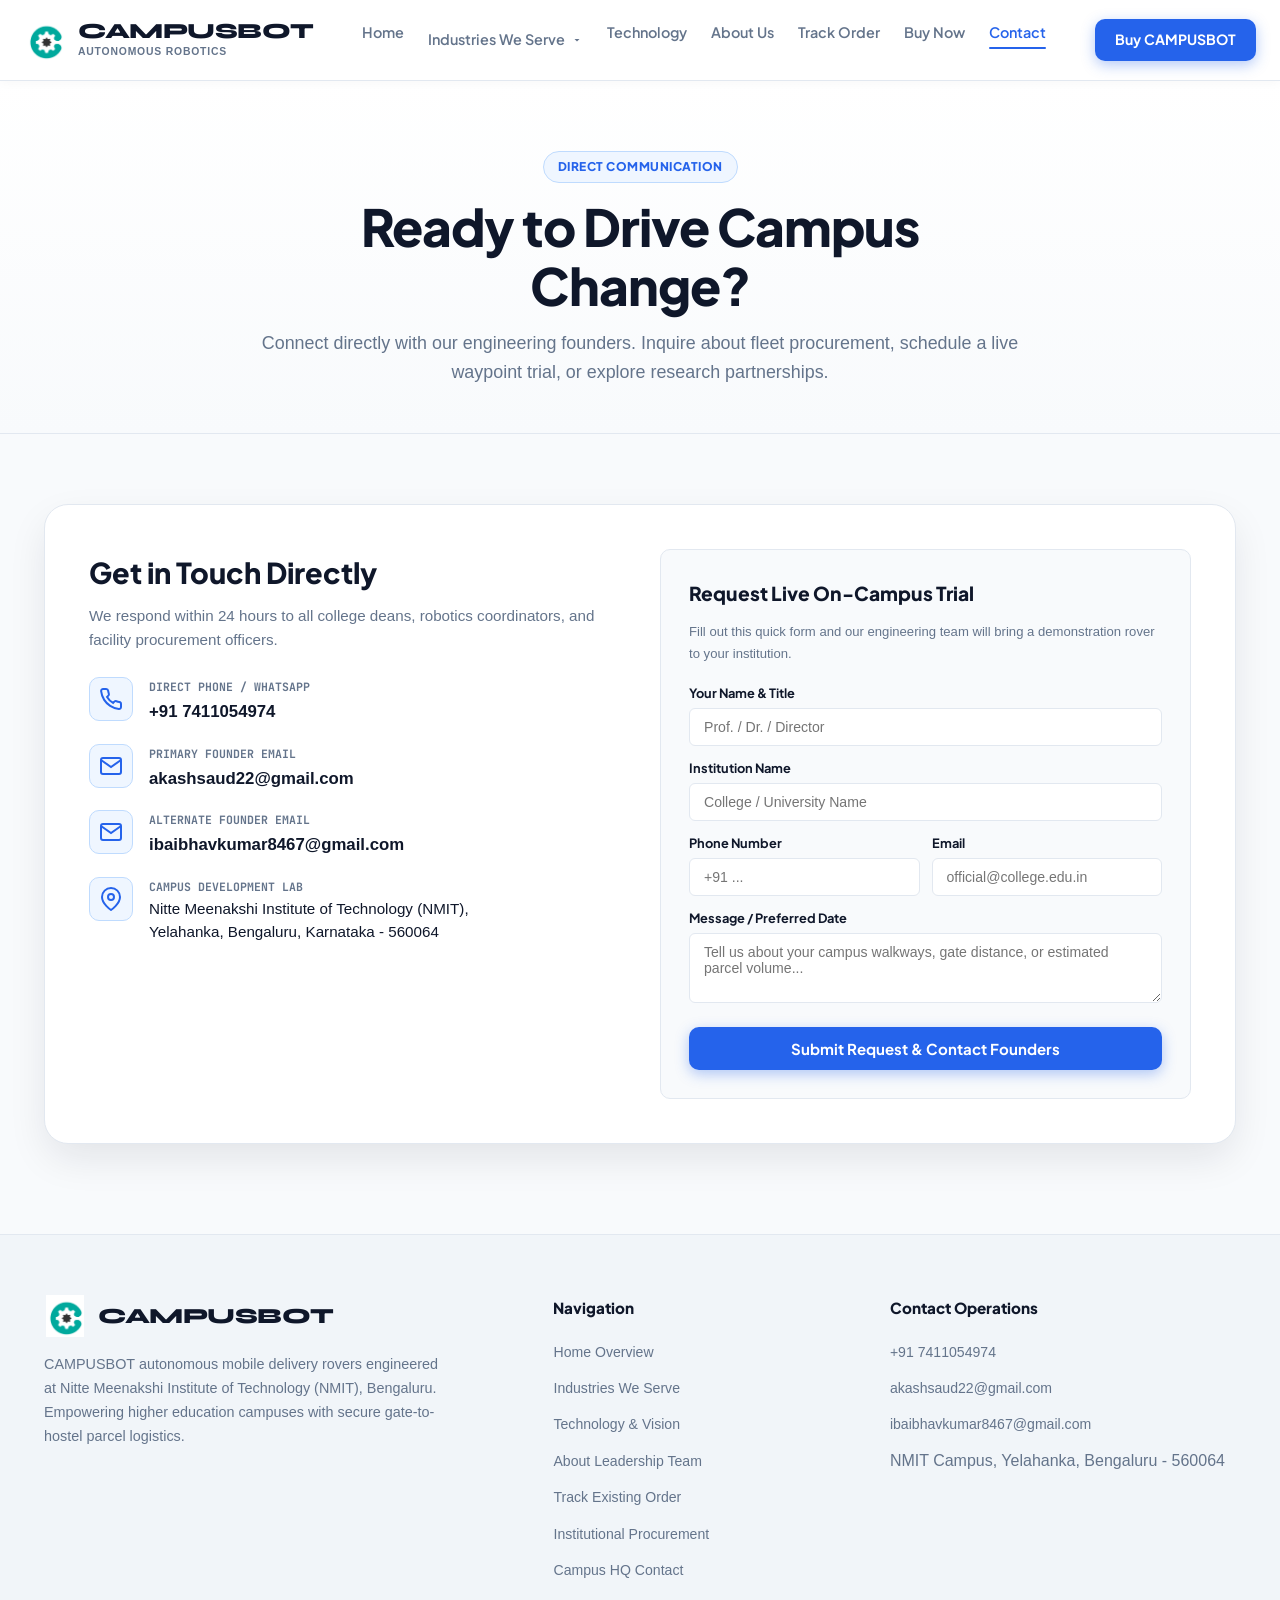
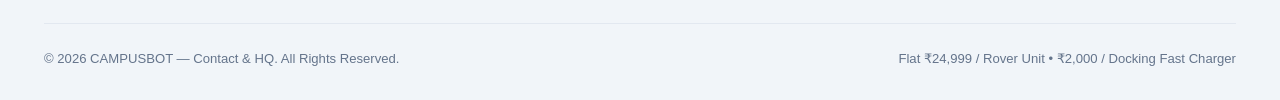
<file: contact.html>
<!DOCTYPE html>
<html lang="en">
<head>
  <meta charset="UTF-8">
  <meta name="viewport" content="width=device-width, initial-scale=1.0">
  <title>Contact Us &amp; Schedule Demo | CAMPUSBOT</title>
  <meta name="description" content="Get in touch with the CAMPUSBOT engineering team. Schedule an on-campus demonstration or discuss fleet deployment for your university.">
  <meta http-equiv="Cache-Control" content="no-cache, no-store, must-revalidate">
  <meta http-equiv="Pragma" content="no-cache">
  <meta http-equiv="Expires" content="0">
  <link rel="preconnect" href="https://fonts.googleapis.com">
  <link rel="preconnect" href="https://fonts.gstatic.com" crossorigin>
  <link href="https://fonts.googleapis.com/css2?family=Syne:wght@600;700;800&family=Plus+Jakarta+Sans:wght@400;500;600;700;800;900&family=JetBrains+Mono:wght@500;700&display=swap" rel="stylesheet">
  <link rel="icon" type="image/png" href="assets/logo.png">
  <link rel="stylesheet" href="style.css?v=3.0">
</head>
<body>

  <!-- ═══════ NAVBAR ═══════ -->
  <header class="site-header" id="header">
    <div class="nav-container">
      <a href="index.html" class="brand-logo" aria-label="CAMPUSBOT Home">
        <div class="brand-symbol">
          <img src="assets/logo.png" alt="CAMPUSBOT Logo" class="brand-logo-img">
        </div>
        <div class="brand-text">
          <span class="brand-name">CAMPUSBOT</span>
          <span class="brand-sub">Autonomous Robotics</span>
        </div>
      </a>

      <nav class="main-nav" id="mainNav">
        <ul class="nav-menu">
          <li><a href="index.html">Home</a></li>
          <li class="nav-dropdown-item">
            <a href="industries.html" class="nav-dropdown-toggle">
              Industries We Serve
              <svg width="12" height="12" viewBox="0 0 24 24" fill="currentColor"><path d="M7 10l5 5 5-5z"/></svg>
            </a>
            <div class="nav-submenu">
              <a href="industries.html?industry=colleges">Colleges &amp; Universities</a>
              <a href="industries.html?industry=healthcare">Healthcare</a>
              <a href="industries.html?industry=industrial">Large Industrial Campuses</a>
              <a href="industries.html?industry=parcel">Parcel Delivery</a>
            </div>
          </li>
          <li><a href="technology.html">Technology</a></li>
          <li><a href="about.html">About Us</a></li>
          <li><a href="track.html">Track Order</a></li>
          <li><a href="buy.html">Buy Now</a></li>
          <li><a href="contact.html" class="active">Contact</a></li>
        </ul>
      </nav>

      <div class="nav-right">
        <a href="buy.html" class="btn btn-primary btn-nav">Buy CAMPUSBOT</a>
        <button class="hamburger-btn" id="hamburgerBtn" aria-label="Toggle navigation menu" aria-expanded="false">
          <span></span><span></span><span></span>
        </button>
      </div>
    </div>
  </header>

  <!-- ═══════ PAGE HERO ═══════ -->
  <section class="page-hero-section">
    <div class="container page-hero-content">
      <span class="section-tag-pill">Direct Communication</span>
      <h1 class="page-hero-title">Ready to Drive Campus Change?</h1>
      <p class="page-hero-lead">
        Connect directly with our engineering founders. Inquire about fleet procurement, schedule a live waypoint trial, or explore research partnerships.
      </p>
    </div>
  </section>

  <!-- ═══════ CONTACT DETAILS & FORM ═══════ -->
  <section class="content-section" style="padding: 70px 0 90px;">
    <div class="container">
      <div class="ready-drive-card" style="padding: 44px;">
        <div class="ready-left">
          <h2 style="font-family: var(--font-heading); font-size: 1.8rem; color: var(--text); font-weight: 800; margin-bottom: 8px;">
            Get in Touch Directly
          </h2>
          <p style="font-size: 0.95rem; color: var(--muted); line-height: 1.6; margin-bottom: 24px;">
            We respond within 24 hours to all college deans, robotics coordinators, and facility procurement officers.
          </p>

          <div class="contact-methods-grid">
            <div class="contact-item">
              <div class="contact-icon">
                <svg width="24" height="24" viewBox="0 0 24 24" fill="none" stroke="currentColor" stroke-width="2"><path d="M22 16.92v3a2 2 0 01-2.18 2 19.79 19.79 0 01-8.63-3.07 19.5 19.5 0 01-6-6 19.79 19.79 0 01-3.07-8.67A2 2 0 014.11 2h3a2 2 0 012 1.72 12.84 12.84 0 00.7 2.81 2 2 0 01-.45 2.11L8.09 9.91a16 16 0 006 6l1.27-1.27a2 2 0 012.11-.45 12.84 12.84 0 002.81.7A2 2 0 0122 16.92z"/></svg>
              </div>
              <div class="contact-detail">
                <span class="contact-label">DIRECT PHONE / WHATSAPP</span>
                <a href="tel:+917411054974" class="contact-value">+91 7411054974</a>
              </div>
            </div>

            <div class="contact-item">
              <div class="contact-icon">
                <svg width="24" height="24" viewBox="0 0 24 24" fill="none" stroke="currentColor" stroke-width="2"><path d="M4 4h16c1.1 0 2 .9 2 2v12c0 1.1-.9 2-2 2H4c-1.1 0-2-.9-2-2V6c0-1.1.9-2 2-2z"/><polyline points="22,6 12,13 2,6"/></svg>
              </div>
              <div class="contact-detail">
                <span class="contact-label">PRIMARY FOUNDER EMAIL</span>
                <a href="mailto:akashsaud22@gmail.com" class="contact-value">akashsaud22@gmail.com</a>
              </div>
            </div>

            <div class="contact-item">
              <div class="contact-icon">
                <svg width="24" height="24" viewBox="0 0 24 24" fill="none" stroke="currentColor" stroke-width="2"><path d="M4 4h16c1.1 0 2 .9 2 2v12c0 1.1-.9 2-2 2H4c-1.1 0-2-.9-2-2V6c0-1.1.9-2 2-2z"/><polyline points="22,6 12,13 2,6"/></svg>
              </div>
              <div class="contact-detail">
                <span class="contact-label">ALTERNATE FOUNDER EMAIL</span>
                <a href="mailto:ibaibhavkumar8467@gmail.com" class="contact-value">ibaibhavkumar8467@gmail.com</a>
              </div>
            </div>

            <div class="contact-item">
              <div class="contact-icon">
                <svg width="24" height="24" viewBox="0 0 24 24" fill="none" stroke="currentColor" stroke-width="2"><path d="M21 10c0 7-9 13-9 13s-9-6-9-13a9 9 0 0118 0z"/><circle cx="12" cy="10" r="3"/></svg>
              </div>
              <div class="contact-detail">
                <span class="contact-label">CAMPUS DEVELOPMENT LAB</span>
                <address class="contact-address">
                  Nitte Meenakshi Institute of Technology (NMIT),<br>
                  Yelahanka, Bengaluru, Karnataka - 560064
                </address>
              </div>
            </div>
          </div>
        </div>

        <div class="ready-right">
          <div style="background: #F8FAFC; border: 1.5px solid var(--border); border-radius: var(--radius-sm); padding: 28px;">
            <h3 style="font-family: var(--font-heading); font-size: 1.2rem; color: var(--text); font-weight: 800; margin-bottom: 12px;">
              Request Live On-Campus Trial
            </h3>
            <p style="font-size: 0.82rem; color: var(--muted); margin-bottom: 18px;">
              Fill out this quick form and our engineering team will bring a demonstration rover to your institution.
            </p>

            <form id="contactInquiryForm" onsubmit="event.preventDefault(); alert('Inquiry received! Our team will reach out at ' + document.getElementById('demoPhone').value + ' within 24 hours.'); this.reset();">
              <div class="form-group" style="margin-bottom: 12px;">
                <label style="font-size: 0.8rem; color: var(--text); font-weight: 700; margin-bottom: 4px; display: block;">Your Name &amp; Title</label>
                <input type="text" id="demoName" required placeholder="Prof. / Dr. / Director" style="width: 100%; padding: 10px 14px; background: #FFFFFF; border: 1.5px solid var(--border); border-radius: 6px; color: var(--text); font-size: 0.88rem;">
              </div>

              <div class="form-group" style="margin-bottom: 12px;">
                <label style="font-size: 0.8rem; color: var(--text); font-weight: 700; margin-bottom: 4px; display: block;">Institution Name</label>
                <input type="text" id="demoCollege" required placeholder="College / University Name" style="width: 100%; padding: 10px 14px; background: #FFFFFF; border: 1.5px solid var(--border); border-radius: 6px; color: var(--text); font-size: 0.88rem;">
              </div>

              <div style="display: grid; grid-template-columns: 1fr 1fr; gap: 12px; margin-bottom: 12px;">
                <div class="form-group">
                  <label style="font-size: 0.8rem; color: var(--text); font-weight: 700; margin-bottom: 4px; display: block;">Phone Number</label>
                  <input type="tel" id="demoPhone" required placeholder="+91 ..." style="width: 100%; padding: 10px 14px; background: #FFFFFF; border: 1.5px solid var(--border); border-radius: 6px; color: var(--text); font-size: 0.88rem;">
                </div>
                <div class="form-group">
                  <label style="font-size: 0.8rem; color: var(--text); font-weight: 700; margin-bottom: 4px; display: block;">Email</label>
                  <input type="email" id="demoEmail" required placeholder="official@college.edu.in" style="width: 100%; padding: 10px 14px; background: #FFFFFF; border: 1.5px solid var(--border); border-radius: 6px; color: var(--text); font-size: 0.88rem;">
                </div>
              </div>

              <div class="form-group" style="margin-bottom: 16px;">
                <label style="font-size: 0.8rem; color: var(--text); font-weight: 700; margin-bottom: 4px; display: block;">Message / Preferred Date</label>
                <textarea id="demoMsg" rows="3" placeholder="Tell us about your campus walkways, gate distance, or estimated parcel volume..." style="width: 100%; padding: 10px 14px; background: #FFFFFF; border: 1.5px solid var(--border); border-radius: 6px; color: var(--text); font-size: 0.88rem;"></textarea>
              </div>

              <button type="submit" class="btn btn-primary btn-full">Submit Request &amp; Contact Founders</button>
            </form>
          </div>
        </div>
      </div>
    </div>
  </section>

  <!-- ═══════ FOOTER ═══════ -->
  <footer class="site-footer">
    <div class="container footer-container">
      <div class="footer-top-grid">
        <div class="footer-brand-col">
          <a href="index.html" class="brand-logo footer-logo">
            <div class="brand-symbol">
              <img src="assets/logo.png" alt="CAMPUSBOT Logo" class="brand-logo-img">
            </div>
            <span class="brand-name">CAMPUSBOT</span>
          </a>
          <p class="footer-bio">
            CAMPUSBOT autonomous mobile delivery rovers engineered at Nitte Meenakshi Institute of Technology (NMIT), Bengaluru. Empowering higher education campuses with secure gate-to-hostel parcel logistics.
          </p>
        </div>

        <div class="footer-links-col">
          <h4 class="footer-col-title">Navigation</h4>
          <ul class="footer-links-list">
            <li><a href="index.html">Home Overview</a></li>
            <li><a href="industries.html">Industries We Serve</a></li>
            <li><a href="technology.html">Technology &amp; Vision</a></li>
            <li><a href="about.html">About Leadership Team</a></li>
            <li><a href="track.html">Track Existing Order</a></li>
            <li><a href="buy.html">Institutional Procurement</a></li>
            <li><a href="contact.html">Campus HQ Contact</a></li>
          </ul>
        </div>

        <div class="footer-links-col">
          <h4 class="footer-col-title">Contact Operations</h4>
          <ul class="footer-links-list">
            <li><a href="tel:+917411054974">+91 7411054974</a></li>
            <li><a href="mailto:akashsaud22@gmail.com">akashsaud22@gmail.com</a></li>
            <li><a href="mailto:ibaibhavkumar8467@gmail.com">ibaibhavkumar8467@gmail.com</a></li>
            <li><span>NMIT Campus, Yelahanka, Bengaluru - 560064</span></li>
          </ul>
        </div>
      </div>

      <div class="footer-bottom-bar">
        <span>&copy; 2026 CAMPUSBOT — Contact &amp; HQ. All Rights Reserved.</span>
        <span>Flat ₹24,999 / Rover Unit • ₹2,000 / Docking Fast Charger</span>
      </div>
    </div>
  </footer>

  <script src="script.js?v=3.0"></script>
</body>
</html>
</file>
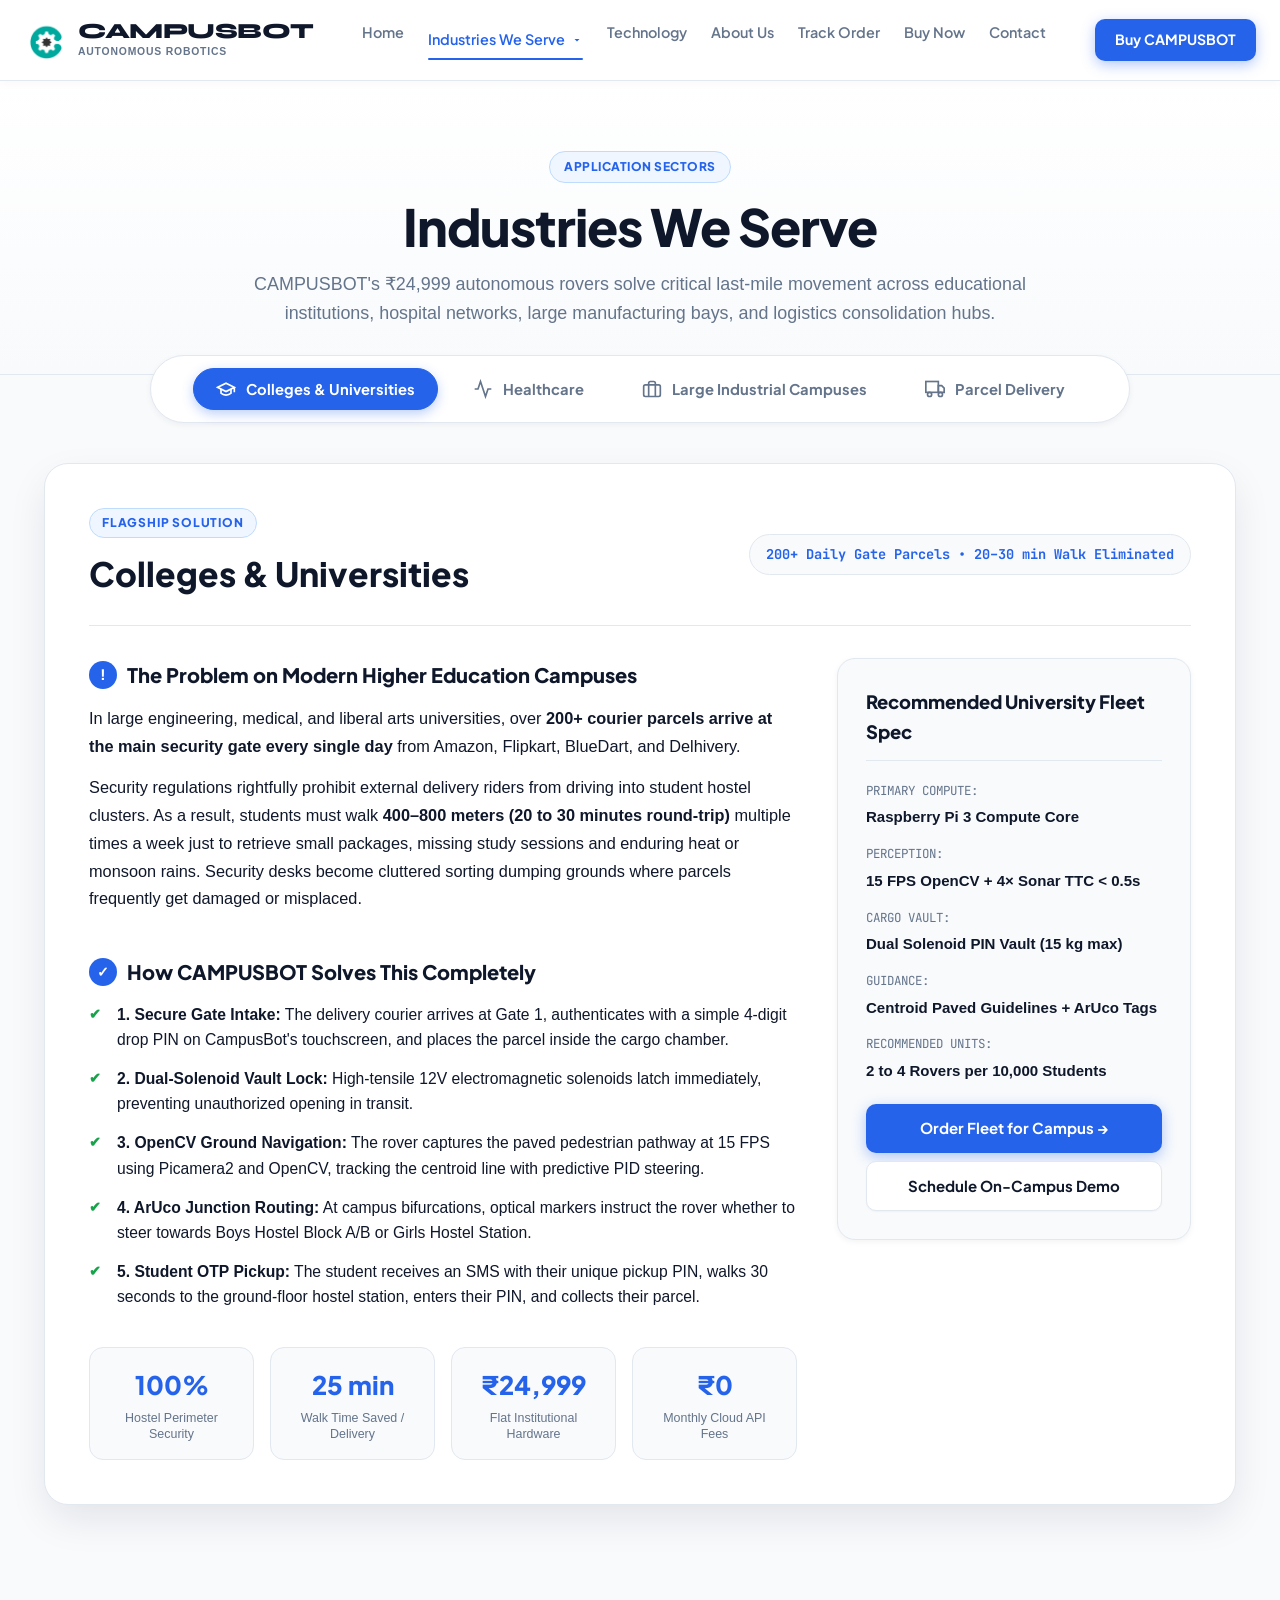
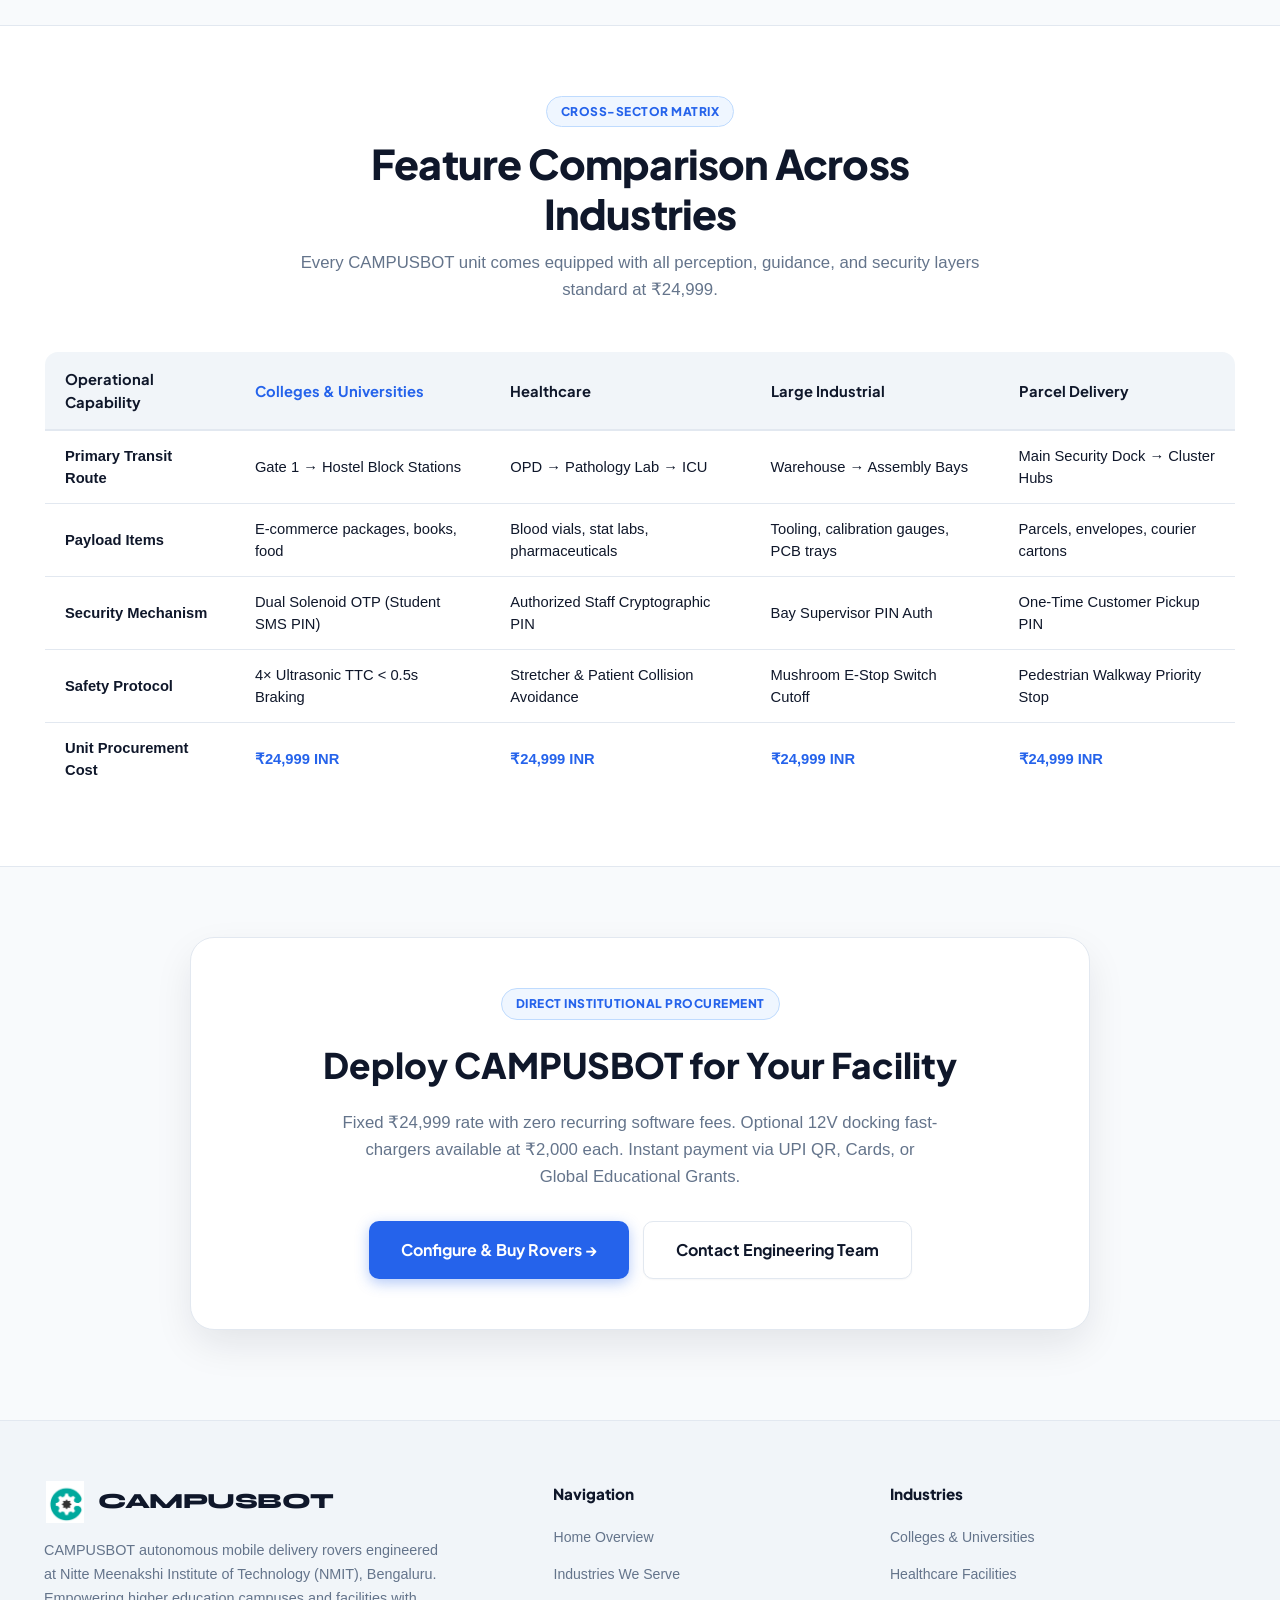
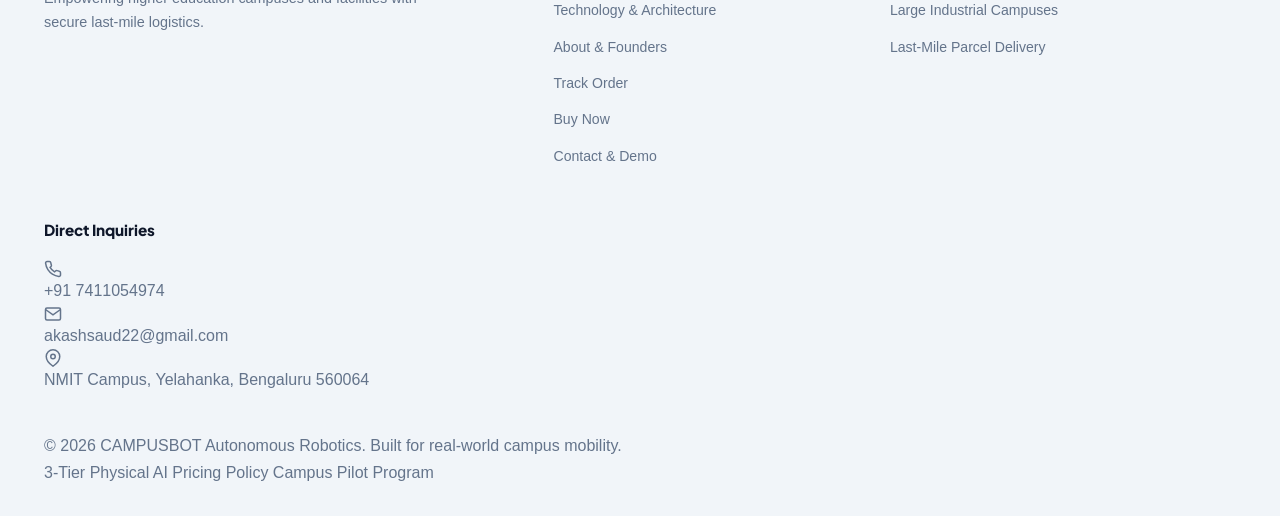
<file: industries.html>
<!DOCTYPE html>
<html lang="en">
<head>
  <meta charset="UTF-8">
  <meta name="viewport" content="width=device-width, initial-scale=1.0">
  <title>Industries We Serve | CAMPUSBOT — Autonomous Campus &amp; Facility Logistics</title>
  <meta name="description" content="Explore how CAMPUSBOT autonomous rovers transform logistics in Colleges &amp; Universities, Healthcare facilities, Large Industrial Campuses, and Last-Mile Parcel Delivery hubs.">
  <meta http-equiv="Cache-Control" content="no-cache, no-store, must-revalidate">
  <meta http-equiv="Pragma" content="no-cache">
  <meta http-equiv="Expires" content="0">
  <link rel="preconnect" href="https://fonts.googleapis.com">
  <link rel="preconnect" href="https://fonts.gstatic.com" crossorigin>
  <link href="https://fonts.googleapis.com/css2?family=Syne:wght@600;700;800&family=Plus+Jakarta+Sans:wght@400;500;600;700;800;900&family=JetBrains+Mono:wght@500;700&display=swap" rel="stylesheet">
  <link rel="icon" type="image/png" href="assets/logo.png">
  <link rel="stylesheet" href="style.css?v=3.0">
</head>
<body>

  <!-- ═══════ NAVBAR ═══════ -->
  <header class="site-header" id="header">
    <div class="nav-container">
      <a href="index.html" class="brand-logo" aria-label="CAMPUSBOT Home">
        <div class="brand-symbol">
          <img src="assets/logo.png" alt="CAMPUSBOT Logo" class="brand-logo-img">
        </div>
        <div class="brand-text">
          <span class="brand-name">CAMPUSBOT</span>
          <span class="brand-sub">Autonomous Robotics</span>
        </div>
      </a>

      <nav class="main-nav" id="mainNav">
        <ul class="nav-menu">
          <li><a href="index.html">Home</a></li>
          <li class="nav-dropdown-item">
            <a href="industries.html" class="active nav-dropdown-toggle">
              Industries We Serve
              <svg width="12" height="12" viewBox="0 0 24 24" fill="currentColor"><path d="M7 10l5 5 5-5z"/></svg>
            </a>
            <div class="nav-submenu">
              <a href="industries.html?industry=colleges">Colleges &amp; Universities</a>
              <a href="industries.html?industry=healthcare">Healthcare</a>
              <a href="industries.html?industry=industrial">Large Industrial Campuses</a>
              <a href="industries.html?industry=parcel">Parcel Delivery</a>
            </div>
          </li>
          <li><a href="technology.html">Technology</a></li>
          <li><a href="about.html">About Us</a></li>
          <li><a href="track.html">Track Order</a></li>
          <li><a href="buy.html">Buy Now</a></li>
          <li><a href="contact.html">Contact</a></li>
        </ul>
      </nav>

      <div class="nav-right">
        <a href="buy.html" class="btn btn-primary btn-nav">Buy CAMPUSBOT</a>
        <button class="hamburger-btn" id="hamburgerBtn" aria-label="Toggle navigation menu" aria-expanded="false">
          <span></span><span></span><span></span>
        </button>
      </div>
    </div>
  </header>

  <!-- ═══════ PAGE HERO ═══════ -->
  <section class="page-hero-section">
    <div class="container page-hero-content">
      <span class="section-tag-pill">Application Sectors</span>
      <h1 class="page-hero-title">Industries We Serve</h1>
      <p class="page-hero-lead">
        CAMPUSBOT's ₹24,999 autonomous rovers solve critical last-mile movement across educational institutions, hospital networks, large manufacturing bays, and logistics consolidation hubs.
      </p>
    </div>
  </section>

  <!-- ═══════ SECTOR SELECTION TABS ═══════ -->
  <div class="container" style="margin-top: -20px; margin-bottom: 40px;">
    <div class="industry-nav-pills-row" id="industryNavPills">
      <button type="button" class="industry-nav-pill active" data-target="colleges">
        <svg width="20" height="20" viewBox="0 0 24 24" fill="none" stroke="currentColor" stroke-width="2"><path d="M22 10v6M2 10l10-5 10 5-10 5z"/><path d="M6 12v5c3 3 9 3 12 0v-5"/></svg>
        <span>Colleges &amp; Universities</span>
      </button>
      <button type="button" class="industry-nav-pill" data-target="healthcare">
        <svg width="20" height="20" viewBox="0 0 24 24" fill="none" stroke="currentColor" stroke-width="2"><path d="M22 12h-4l-3 9L9 3l-3 9H2"/></svg>
        <span>Healthcare</span>
      </button>
      <button type="button" class="industry-nav-pill" data-target="industrial">
        <svg width="20" height="20" viewBox="0 0 24 24" fill="none" stroke="currentColor" stroke-width="2"><rect x="2" y="7" width="20" height="14" rx="2" ry="2"/><path d="M16 21V5a2 2 0 0 0-2-2h-4a2 2 0 0 0-2 2v16"/></svg>
        <span>Large Industrial Campuses</span>
      </button>
      <button type="button" class="industry-nav-pill" data-target="parcel">
        <svg width="20" height="20" viewBox="0 0 24 24" fill="none" stroke="currentColor" stroke-width="2"><rect x="1" y="3" width="15" height="13"></rect><polygon points="16 8 20 8 23 11 23 16 16 16 16 8"></polygon><circle cx="5.5" cy="18.5" r="2.5"></circle><circle cx="18.5" cy="18.5" r="2.5"></circle></svg>
        <span>Parcel Delivery</span>
      </button>
    </div>
  </div>

  <!-- ═══════ INDUSTRY DEEP DIVE PANELS ═══════ -->
  <div class="container" style="padding-bottom: 80px;">

    <!-- PANEL 1: COLLEGES & UNIVERSITIES -->
    <article class="industry-detail-card active" id="sec-colleges">
      <div class="ind-card-header">
        <div class="ind-badge-wrap">
          <span class="ind-pill-tag">Flagship Solution</span>
          <h2>Colleges &amp; Universities</h2>
        </div>
        <span class="ind-stat-badge">200+ Daily Gate Parcels • 20–30 min Walk Eliminated</span>
      </div>

      <div class="ind-grid-layout">
        <div class="ind-content-col">
          <div class="ind-block">
            <h3 class="ind-subhead">
              <span class="ind-icon-num">!</span>
              The Problem on Modern Higher Education Campuses
            </h3>
            <p>
              In large engineering, medical, and liberal arts universities, over <strong>200+ courier parcels arrive at the main security gate every single day</strong> from Amazon, Flipkart, BlueDart, and Delhivery.
            </p>
            <p>
              Security regulations rightfully prohibit external delivery riders from driving into student hostel clusters. As a result, students must walk <strong>400–800 meters (20 to 30 minutes round-trip)</strong> multiple times a week just to retrieve small packages, missing study sessions and enduring heat or monsoon rains. Security desks become cluttered sorting dumping grounds where parcels frequently get damaged or misplaced.
            </p>
          </div>

          <div class="ind-block">
            <h3 class="ind-subhead">
              <span class="ind-icon-num">&#10003;</span>
              How CAMPUSBOT Solves This Completely
            </h3>
            <ul class="ind-step-list">
              <li>
                <strong>1. Secure Gate Intake:</strong> The delivery courier arrives at Gate 1, authenticates with a simple 4-digit drop PIN on CampusBot's touchscreen, and places the parcel inside the cargo chamber.
              </li>
              <li>
                <strong>2. Dual-Solenoid Vault Lock:</strong> High-tensile 12V electromagnetic solenoids latch immediately, preventing unauthorized opening in transit.
              </li>
              <li>
                <strong>3. OpenCV Ground Navigation:</strong> The rover captures the paved pedestrian pathway at 15 FPS using Picamera2 and OpenCV, tracking the centroid line with predictive PID steering.
              </li>
              <li>
                <strong>4. ArUco Junction Routing:</strong> At campus bifurcations, optical markers instruct the rover whether to steer towards Boys Hostel Block A/B or Girls Hostel Station.
              </li>
              <li>
                <strong>5. Student OTP Pickup:</strong> The student receives an SMS with their unique pickup PIN, walks 30 seconds to the ground-floor hostel station, enters their PIN, and collects their parcel.
              </li>
            </ul>
          </div>

          <div class="ind-metrics-row">
            <div class="ind-metric-card">
              <span class="m-val">100%</span>
              <span class="m-lbl">Hostel Perimeter Security</span>
            </div>
            <div class="ind-metric-card">
              <span class="m-val">25 min</span>
              <span class="m-lbl">Walk Time Saved / Delivery</span>
            </div>
            <div class="ind-metric-card">
              <span class="m-val">₹24,999</span>
              <span class="m-lbl">Flat Institutional Hardware</span>
            </div>
            <div class="ind-metric-card">
              <span class="m-val">₹0</span>
              <span class="m-lbl">Monthly Cloud API Fees</span>
            </div>
          </div>
        </div>

        <div class="ind-sidebar-col">
          <div class="ind-specs-card">
            <h4>Recommended University Fleet Spec</h4>
            <div class="spec-kv-row">
              <span>Primary Compute:</span>
              <strong>Raspberry Pi 3 Compute Core</strong>
            </div>
            <div class="spec-kv-row">
              <span>Perception:</span>
              <strong>15 FPS OpenCV + 4× Sonar TTC &lt; 0.5s</strong>
            </div>
            <div class="spec-kv-row">
              <span>Cargo Vault:</span>
              <strong>Dual Solenoid PIN Vault (15 kg max)</strong>
            </div>
            <div class="spec-kv-row">
              <span>Guidance:</span>
              <strong>Centroid Paved Guidelines + ArUco Tags</strong>
            </div>
            <div class="spec-kv-row">
              <span>Recommended Units:</span>
              <strong>2 to 4 Rovers per 10,000 Students</strong>
            </div>
            <div style="margin-top: 20px;">
              <a href="buy.html" class="btn btn-primary btn-full">Order Fleet for Campus &rarr;</a>
              <a href="contact.html" class="btn btn-secondary btn-full" style="margin-top: 8px;">Schedule On-Campus Demo</a>
            </div>
          </div>
        </div>
      </div>
    </article>

    <!-- PANEL 2: HEALTHCARE & HOSPITAL NETWORKS -->
    <article class="industry-detail-card" id="sec-healthcare">
      <div class="ind-card-header">
        <div class="ind-badge-wrap">
          <span class="ind-pill-tag">Sterile &amp; Time-Critical</span>
          <h2>Healthcare &amp; Hospital Networks</h2>
        </div>
        <span class="ind-stat-badge">Zero Contamination • 24/7 Stat Sample Transport</span>
      </div>

      <div class="ind-grid-layout">
        <div class="ind-content-col">
          <div class="ind-block">
            <h3 class="ind-subhead">
              <span class="ind-icon-num">!</span>
              The Problem in Multi-Block Hospital Facilities
            </h3>
            <p>
              In large multi-specialty hospitals, healthcare workers and ward orderlies walk up to <strong>8–12 kilometers per shift</strong> manually carrying blood samples, urine culture vials, emergency pathology reports, prescription medications, and sterile instruments between outpatient clinics, testing labs, and ICUs.
            </p>
            <p>
              Human courier handoffs in healthcare settings create severe friction: delayed stat test turnaround times, elevated staff physical fatigue, and risk of accidental exposure to infectious pathogens.
            </p>
          </div>

          <div class="ind-block">
            <h3 class="ind-subhead">
              <span class="ind-icon-num">&#10003;</span>
              How CAMPUSBOT Solves This in Healthcare
            </h3>
            <ul class="ind-step-list">
              <li>
                <strong>1. Contactless Intra-Facility Transport:</strong> Clean, UV-sterilizable cargo chamber protects sensitive diagnostic specimens and sterile supplies from airborne pathogen exposure.
              </li>
              <li>
                <strong>2. Sub-0.5s Sonar Safety Around Patients:</strong> 4× ultrasonic Time-to-Collision sensors dynamically detect hospital stretchers, wheelchairs, doctors, and visitors, smoothly coming to a complete stop within 0.5s.
              </li>
              <li>
                <strong>3. Chain of Custody Protocol:</strong> Only certified head nurses and lab technicians possess the cryptographic one-time authentication code to unlock the medication or blood transport vault.
              </li>
              <li>
                <strong>4. Night-Shift Uninterrupted Service:</strong> Operates 24 hours a day without human fatigue, ensuring 2:00 AM emergency stat labs arrive in testing units without waiting for available ward staff.
              </li>
            </ul>
          </div>

          <div class="ind-metrics-row">
            <div class="ind-metric-card">
              <span class="m-val">70%</span>
              <span class="m-lbl">Faster Stat Sample Turnaround</span>
            </div>
            <div class="ind-metric-card">
              <span class="m-val">0</span>
              <span class="m-lbl">Pathogen Contamination Exposure</span>
            </div>
            <div class="ind-metric-card">
              <span class="m-val">100%</span>
              <span class="m-lbl">Cryptographic Chain-of-Custody</span>
            </div>
            <div class="ind-metric-card">
              <span class="m-val">24/7</span>
              <span class="m-lbl">Continuous Operation</span>
            </div>
          </div>
        </div>

        <div class="ind-sidebar-col">
          <div class="ind-specs-card">
            <h4>Healthcare Facility Configuration</h4>
            <div class="spec-kv-row">
              <span>Safety Priority:</span>
              <strong>Ultra-responsive TTC &lt; 0.5s Sonar Pods</strong>
            </div>
            <div class="spec-kv-row">
              <span>Sanitation:</span>
              <strong>Smooth wipe-down UV-safe chamber</strong>
            </div>
            <div class="spec-kv-row">
              <span>Speed:</span>
              <strong>0.8 m/s smooth corridor gait</strong>
            </div>
            <div class="spec-kv-row">
              <span>Hardware Cutoff:</span>
              <strong>High-visibility Emergency E-Stop button</strong>
            </div>
            <div class="spec-kv-row">
              <span>Unit Price:</span>
              <strong>₹24,999 base + ₹2,000 smart charger</strong>
            </div>
            <div style="margin-top: 20px;">
              <a href="buy.html" class="btn btn-primary btn-full">Procure Hospital Fleet &rarr;</a>
              <a href="contact.html" class="btn btn-secondary btn-full" style="margin-top: 8px;">Request Clinical Pilot Demo</a>
            </div>
          </div>
        </div>
      </div>
    </article>

    <!-- PANEL 3: LARGE INDUSTRIAL CAMPUSES -->
    <article class="industry-detail-card" id="sec-industrial">
      <div class="ind-card-header">
        <div class="ind-badge-wrap">
          <span class="ind-pill-tag">Heavy Manufacturing &amp; IT Parks</span>
          <h2>Large Industrial Campuses</h2>
        </div>
        <span class="ind-stat-badge">Internal Tooling &amp; Parts Logistics • Predictable Timetables</span>
      </div>

      <div class="ind-grid-layout">
        <div class="ind-content-col">
          <div class="ind-block">
            <h3 class="ind-subhead">
              <span class="ind-icon-num">!</span>
              The Problem in Sprawling Industrial Facilities
            </h3>
            <p>
              Automotive assembly bays, aerospace manufacturing complexes, and multi-acre corporate technology parks require continuous physical movement of <strong>calibration gauges, replacement drill bits, PCB trays, and internal documentation</strong> between fabrication shops and central warehouses.
            </p>
            <p>
              Paying trained technicians or human couriers to push carts across sprawling paved tarmac corridors wastes valuable engineering hours and creates unpredictable production downtime.
            </p>
          </div>

          <div class="ind-block">
            <h3 class="ind-subhead">
              <span class="ind-icon-num">&#10003;</span>
              How CAMPUSBOT Solves This in Industry
            </h3>
            <ul class="ind-step-list">
              <li>
                <strong>1. Scheduled Parts Shuttles:</strong> CAMPUSBOT runs continuous fixed-interval shuttles along warehouse and assembly corridors, delivering parts just-in-time (JIT).
              </li>
              <li>
                <strong>2. 15 kg Payload Capacity:</strong> Dual high-torque geared DC motors and heavy-duty chassis reliably transport heavy components and industrial toolboxes.
              </li>
              <li>
                <strong>3. Deterministic Optical Guidance:</strong> Operates entirely without GPS reception inside steel-framed industrial buildings or sheltered covered walkways.
              </li>
              <li>
                <strong>4. Instant Hardware E-Stop Cutoff:</strong> Industrial-grade physical safety mushroom switch guarantees compliance with workplace safety standards.
              </li>
            </ul>
          </div>

          <div class="ind-metrics-row">
            <div class="ind-metric-card">
              <span class="m-val">85%</span>
              <span class="m-lbl">Messenger Labor Cost Reduction</span>
            </div>
            <div class="ind-metric-card">
              <span class="m-val">15 kg</span>
              <span class="m-lbl">Continuous Payload Rating</span>
            </div>
            <div class="ind-metric-card">
              <span class="m-val">0 GPS</span>
              <span class="m-lbl">Zero Satellite RTK Dependency</span>
            </div>
            <div class="ind-metric-card">
              <span class="m-val">6+ hrs</span>
              <span class="m-lbl">Li-ion Continuous Run-Time</span>
            </div>
          </div>
        </div>

        <div class="ind-sidebar-col">
          <div class="ind-specs-card">
            <h4>Industrial Campus Configuration</h4>
            <div class="spec-kv-row">
              <span>Drive:</span>
              <strong>Dual High-Torque Geared DC + L298N</strong>
            </div>
            <div class="spec-kv-row">
              <span>Safety:</span>
              <strong>Hardware E-Stop + 4× Sonar Obstacle Array</strong>
            </div>
            <div class="spec-kv-row">
              <span>Guidance:</span>
              <strong>Paved Corridor Centroid + ArUco Stop Benches</strong>
            </div>
            <div class="spec-kv-row">
              <span>Battery:</span>
              <strong>12V Li-ion with Smart Fast-Charger Auto Shutoff</strong>
            </div>
            <div class="spec-kv-row">
              <span>Unit Rate:</span>
              <strong>₹24,999 / Rover</strong>
            </div>
            <div style="margin-top: 20px;">
              <a href="buy.html" class="btn btn-primary btn-full">Order Industrial Fleet &rarr;</a>
              <a href="contact.html" class="btn btn-secondary btn-full" style="margin-top: 8px;">Schedule On-Site Plant Demo</a>
            </div>
          </div>
        </div>
      </div>
    </article>

    <!-- PANEL 4: LAST-MILE PARCEL DELIVERY & COURIER HUBS -->
    <article class="industry-detail-card" id="sec-parcel">
      <div class="ind-card-header">
        <div class="ind-badge-wrap">
          <span class="ind-pill-tag">Logistics &amp; Courier Supply Chain</span>
          <h2>Parcel Delivery</h2>
        </div>
        <span class="ind-stat-badge">Solving the Last 500-Meter Delivery Cost Bottleneck</span>
      </div>

      <div class="ind-grid-layout">
        <div class="ind-content-col">
          <div class="ind-block">
            <h3 class="ind-subhead">
              <span class="ind-icon-num">!</span>
              The Problem in Last-Mile Logistics
            </h3>
            <p>
              In courier supply chains (Amazon, Flipkart, BlueDart, Delhivery, DTDC), the <strong>"Last 500 Meters" accounts for over 53% of the total shipping cost</strong>. Couriers lose 15–25 minutes at every gated campus or high-density institution attempting to contact customers, wait at barriers, and locate individual apartments or hostel rooms.
            </p>
            <p>
              Failed delivery attempts, re-delivery fuel costs, and vehicle congestion at gates make institutional delivery operations inefficient and unprofitable.
            </p>
          </div>

          <div class="ind-block">
            <h3 class="ind-subhead">
              <span class="ind-icon-num">&#10003;</span>
              How CAMPUSBOT Solves Last-Mile Courier Chaos
            </h3>
            <ul class="ind-step-list">
              <li>
                <strong>1. 3-Minute Gate Turnaround:</strong> Delivery couriers drop off all consignments for the entire facility at a centralized gate dock in under 3 minutes, then immediately continue their delivery route.
              </li>
              <li>
                <strong>2. Automated Batch Distribution:</strong> CampusBot rovers automatically ferry parcels to designated station lockers inside the complex following pre-mapped optical pathways.
              </li>
              <li>
                <strong>3. Automated Customer Notification:</strong> Recipient receives an automated web/SMS OTP notification the moment their parcel is en route, with live countdown arrival tracking.
              </li>
              <li>
                <strong>4. Zero Redeliveries:</strong> Parcels stay safely locked in the dual-solenoid chamber until picked up with the correct one-time PIN.
              </li>
            </ul>
          </div>

          <div class="ind-metrics-row">
            <div class="ind-metric-card">
              <span class="m-val">3 min</span>
              <span class="m-lbl">Courier Gate Turnaround Time</span>
            </div>
            <div class="ind-metric-card">
              <span class="m-val">0%</span>
              <span class="m-lbl">Failed First-Attempt Deliveries</span>
            </div>
            <div class="ind-metric-card">
              <span class="m-val">53%</span>
              <span class="m-lbl">Last-500m Cost Reduction</span>
            </div>
            <div class="ind-metric-card">
              <span class="m-val">100%</span>
              <span class="m-lbl">Automated Tracking Visibility</span>
            </div>
          </div>
        </div>

        <div class="ind-sidebar-col">
          <div class="ind-specs-card">
            <h4>Logistics Hub Configuration</h4>
            <div class="spec-kv-row">
              <span>Intake Mode:</span>
              <strong>Rapid Touchscreen Courier Handover</strong>
            </div>
            <div class="spec-kv-row">
              <span>Security:</span>
              <strong>Dual Solenoid High-Tensile Electromagnetic Lock</strong>
            </div>
            <div class="spec-kv-row">
              <span>Speed:</span>
              <strong>1.2 m/s Autonomous Ground Gait</strong>
            </div>
            <div class="spec-kv-row">
              <span>Customer Verification:</span>
              <strong>One-Time PIN Authentication</strong>
            </div>
            <div class="spec-kv-row">
              <span>Fleet Pricing:</span>
              <strong>₹24,999 / Rover Unit</strong>
            </div>
            <div style="margin-top: 20px;">
              <a href="buy.html" class="btn btn-primary btn-full">Order Logistics Rovers &rarr;</a>
              <a href="track.html" class="btn btn-secondary btn-full" style="margin-top: 8px;">Test Live Consignment Tracking</a>
            </div>
          </div>
        </div>
      </div>
    </article>

  </div>

  <!-- ═══════ SECTOR COMPARISON MATRIX ═══════ -->
  <section class="content-section" style="padding: 70px 0; background: var(--surface); border-top: 1px solid var(--border); border-bottom: 1px solid var(--border);">
    <div class="container">
      <div class="section-header-centered">
        <span class="section-tag-pill">Cross-Sector Matrix</span>
        <h2 class="section-headline">Feature Comparison Across Industries</h2>
        <p class="section-subheadline">Every CAMPUSBOT unit comes equipped with all perception, guidance, and security layers standard at ₹24,999.</p>
      </div>

      <div class="table-responsive-wrapper" style="overflow-x: auto; margin-top: 30px;">
        <table class="comparison-table" style="width: 100%; border-collapse: collapse; background: var(--surface); border: 1px solid var(--border); border-radius: var(--radius-md); overflow: hidden;">
          <thead>
            <tr style="background: #F1F5F9; border-bottom: 2px solid var(--border); text-align: left;">
              <th style="padding: 16px 20px; font-family: var(--font-heading); color: var(--text);">Operational Capability</th>
              <th style="padding: 16px 20px; font-family: var(--font-heading); color: var(--primary);">Colleges &amp; Universities</th>
              <th style="padding: 16px 20px; font-family: var(--font-heading); color: var(--text);">Healthcare</th>
              <th style="padding: 16px 20px; font-family: var(--font-heading); color: var(--text);">Large Industrial</th>
              <th style="padding: 16px 20px; font-family: var(--font-heading); color: var(--text);">Parcel Delivery</th>
            </tr>
          </thead>
          <tbody>
            <tr style="border-bottom: 1px solid var(--border);">
              <td style="padding: 14px 20px; font-weight: 700;">Primary Transit Route</td>
              <td style="padding: 14px 20px;">Gate 1 &rarr; Hostel Block Stations</td>
              <td style="padding: 14px 20px;">OPD &rarr; Pathology Lab &rarr; ICU</td>
              <td style="padding: 14px 20px;">Warehouse &rarr; Assembly Bays</td>
              <td style="padding: 14px 20px;">Main Security Dock &rarr; Cluster Hubs</td>
            </tr>
            <tr style="border-bottom: 1px solid var(--border);">
              <td style="padding: 14px 20px; font-weight: 700;">Payload Items</td>
              <td style="padding: 14px 20px;">E-commerce packages, books, food</td>
              <td style="padding: 14px 20px;">Blood vials, stat labs, pharmaceuticals</td>
              <td style="padding: 14px 20px;">Tooling, calibration gauges, PCB trays</td>
              <td style="padding: 14px 20px;">Parcels, envelopes, courier cartons</td>
            </tr>
            <tr style="border-bottom: 1px solid var(--border);">
              <td style="padding: 14px 20px; font-weight: 700;">Security Mechanism</td>
              <td style="padding: 14px 20px;">Dual Solenoid OTP (Student SMS PIN)</td>
              <td style="padding: 14px 20px;">Authorized Staff Cryptographic PIN</td>
              <td style="padding: 14px 20px;">Bay Supervisor PIN Auth</td>
              <td style="padding: 14px 20px;">One-Time Customer Pickup PIN</td>
            </tr>
            <tr style="border-bottom: 1px solid var(--border);">
              <td style="padding: 14px 20px; font-weight: 700;">Safety Protocol</td>
              <td style="padding: 14px 20px;">4× Ultrasonic TTC &lt; 0.5s Braking</td>
              <td style="padding: 14px 20px;">Stretcher &amp; Patient Collision Avoidance</td>
              <td style="padding: 14px 20px;">Mushroom E-Stop Switch Cutoff</td>
              <td style="padding: 14px 20px;">Pedestrian Walkway Priority Stop</td>
            </tr>
            <tr>
              <td style="padding: 14px 20px; font-weight: 700;">Unit Procurement Cost</td>
              <td style="padding: 14px 20px; font-weight: 800; color: var(--primary);">₹24,999 INR</td>
              <td style="padding: 14px 20px; font-weight: 800; color: var(--primary);">₹24,999 INR</td>
              <td style="padding: 14px 20px; font-weight: 800; color: var(--primary);">₹24,999 INR</td>
              <td style="padding: 14px 20px; font-weight: 800; color: var(--primary);">₹24,999 INR</td>
            </tr>
          </tbody>
        </table>
      </div>
    </div>
  </section>

  <!-- ═══════ CALL TO ACTION BANNER ═══════ -->
  <section class="content-section" style="padding: 70px 0 90px;">
    <div class="container">
      <div style="background: var(--surface); border: 1.5px solid var(--border); border-radius: var(--radius-xl); padding: 50px; text-align: center; max-width: 900px; margin: 0 auto; box-shadow: var(--shadow-lg);">
        <span class="section-tag-pill">Direct Institutional Procurement</span>
        <h2 style="font-family: var(--font-heading); font-size: 2.2rem; color: var(--text); font-weight: 900; margin: 16px 0;">
          Deploy CAMPUSBOT for Your Facility
        </h2>
        <p style="font-size: 1.05rem; color: var(--muted); max-width: 600px; margin: 0 auto 30px; line-height: 1.6;">
          Fixed ₹24,999 rate with zero recurring software fees. Optional 12V docking fast-chargers available at ₹2,000 each. Instant payment via UPI QR, Cards, or Global Educational Grants.
        </p>
        <div style="display: flex; gap: 14px; justify-content: center; flex-wrap: wrap;">
          <a href="buy.html" class="btn btn-primary btn-xl">Configure &amp; Buy Rovers &rarr;</a>
          <a href="contact.html" class="btn btn-secondary btn-xl">Contact Engineering Team</a>
        </div>
      </div>
    </div>
  </section>

  <!-- ═══════ FOOTER ═══════ -->
  <footer class="site-footer">
    <div class="container footer-container">
      <div class="footer-top-grid">
        <div class="footer-brand-col">
          <a href="index.html" class="brand-logo footer-logo">
            <div class="brand-symbol">
              <img src="assets/logo.png" alt="CAMPUSBOT Logo" class="brand-logo-img">
            </div>
            <span class="brand-name">CAMPUSBOT</span>
          </a>
          <p class="footer-bio">
            CAMPUSBOT autonomous mobile delivery rovers engineered at Nitte Meenakshi Institute of Technology (NMIT), Bengaluru. Empowering higher education campuses and facilities with secure last-mile logistics.
          </p>
        </div>

        <div class="footer-links-col">
          <h4 class="footer-col-title">Navigation</h4>
          <ul class="footer-links-list">
            <li><a href="index.html">Home Overview</a></li>
            <li><a href="industries.html">Industries We Serve</a></li>
            <li><a href="technology.html">Technology &amp; Architecture</a></li>
            <li><a href="about.html">About &amp; Founders</a></li>
            <li><a href="track.html">Track Order</a></li>
            <li><a href="buy.html">Buy Now</a></li>
            <li><a href="contact.html">Contact &amp; Demo</a></li>
          </ul>
        </div>

        <div class="footer-links-col">
          <h4 class="footer-col-title">Industries</h4>
          <ul class="footer-links-list">
            <li><a href="industries.html?industry=colleges">Colleges &amp; Universities</a></li>
            <li><a href="industries.html?industry=healthcare">Healthcare Facilities</a></li>
            <li><a href="industries.html?industry=industrial">Large Industrial Campuses</a></li>
            <li><a href="industries.html?industry=parcel">Last-Mile Parcel Delivery</a></li>
          </ul>
        </div>

        <div class="footer-contact-col">
          <h4 class="footer-col-title">Direct Inquiries</h4>
          <div class="footer-contact-item">
            <svg width="18" height="18" viewBox="0 0 24 24" fill="none" stroke="currentColor" stroke-width="2"><path d="M22 16.92v3a2 2 0 0 1-2.18 2 19.79 19.79 0 0 1-8.63-3.07 19.5 19.5 0 0 1-6-6 19.79 19.79 0 0 1-3.07-8.67A2 2 0 0 1 4.11 2h3a2 2 0 0 1 2 1.72 12.84 12.84 0 0 0 .7 2.81 2 2 0 0 1-.45 2.11L8.09 9.91a16 16 0 0 0 6 6l1.27-1.27a2 2 0 0 1 2.11-.45 12.84 12.84 0 0 0 2.81.7A2 2 0 0 1 22 16.92z"/></svg>
            <a href="tel:+917411054974">+91 7411054974</a>
          </div>
          <div class="footer-contact-item">
            <svg width="18" height="18" viewBox="0 0 24 24" fill="none" stroke="currentColor" stroke-width="2"><path d="M4 4h16c1.1 0 2 .9 2 2v12c0 1.1-.9 2-2 2H4c-1.1 0-2-.9-2-2V6c0-1.1.9-2 2-2z"/><polyline points="22,6 12,13 2,6"/></svg>
            <a href="mailto:akashsaud22@gmail.com">akashsaud22@gmail.com</a>
          </div>
          <div class="footer-contact-item">
            <svg width="18" height="18" viewBox="0 0 24 24" fill="none" stroke="currentColor" stroke-width="2"><path d="M21 10c0 7-9 13-9 13s-9-6-9-13a9 9 0 0 1 18 0z"/><circle cx="12" cy="10" r="3"/></svg>
            <span>NMIT Campus, Yelahanka, Bengaluru 560064</span>
          </div>
        </div>
      </div>

      <div class="footer-bottom">
        <p>&copy; 2026 CAMPUSBOT Autonomous Robotics. Built for real-world campus mobility.</p>
        <div class="footer-legal-links">
          <a href="technology.html">3-Tier Physical AI</a>
          <a href="buy.html">Pricing Policy</a>
          <a href="contact.html">Campus Pilot Program</a>
        </div>
      </div>
    </div>
  </footer>

  <script src="script.js?v=3.0"></script>
</body>
</html>
</file>
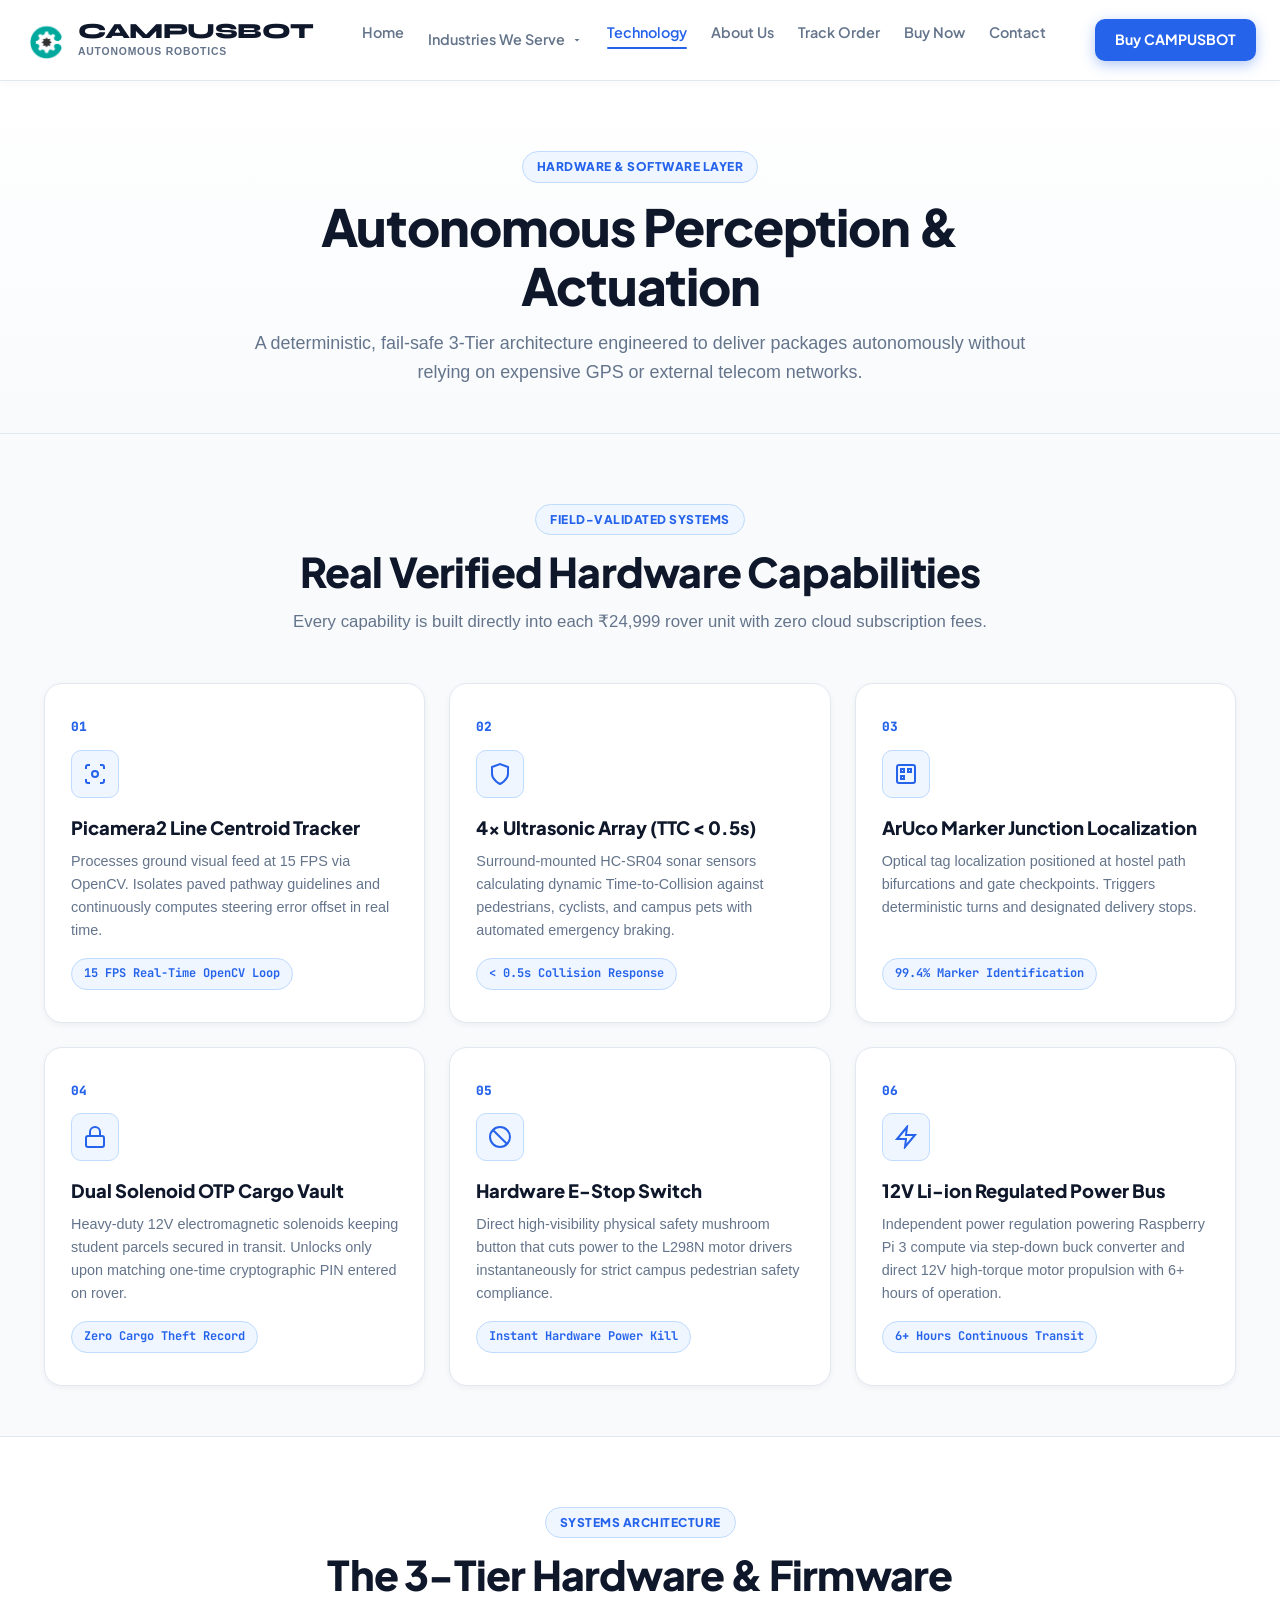
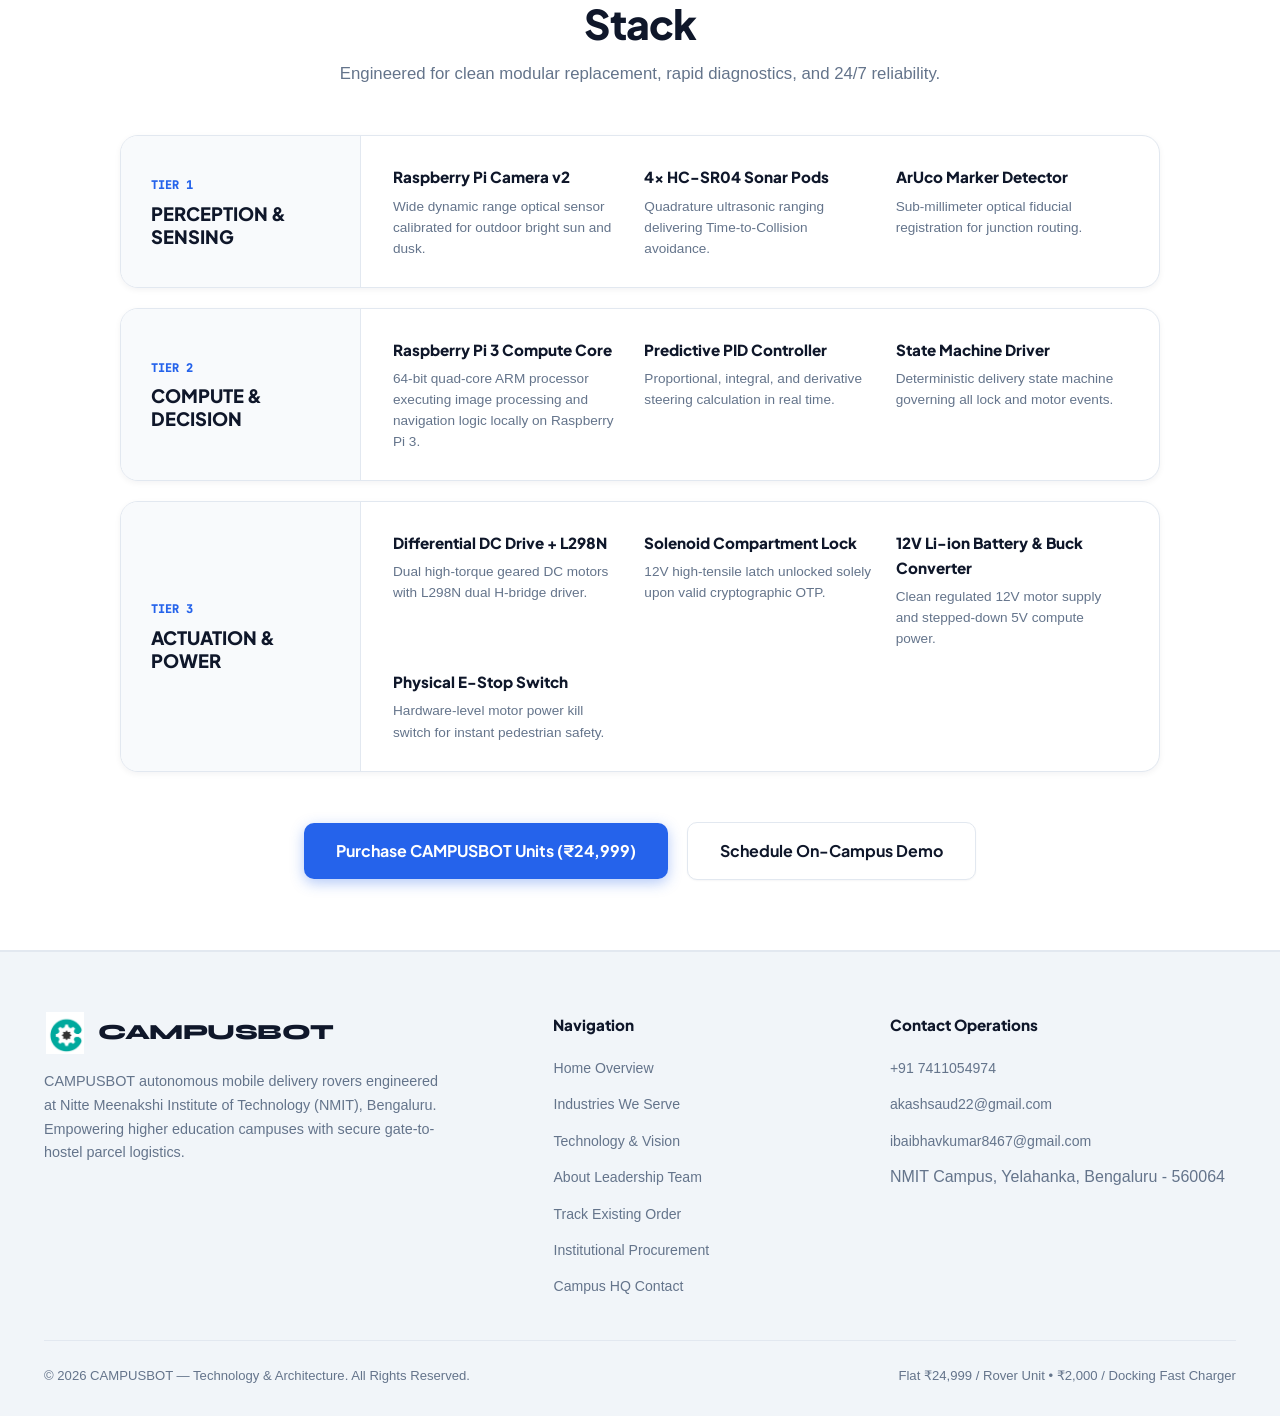
<file: technology.html>
<!DOCTYPE html>
<html lang="en">
<head>
  <meta charset="UTF-8">
  <meta name="viewport" content="width=device-width, initial-scale=1.0">
  <title>Technology &amp; Architecture | CAMPUSBOT — Autonomous Rover Engineering</title>
  <meta name="description" content="Explore CAMPUSBOT's 3-Tier physical AI architecture: 15 FPS OpenCV line centroid tracker, 4× ultrasonic Time-to-Collision safety, ArUco junction tags, and dual solenoid OTP vault.">
  <meta http-equiv="Cache-Control" content="no-cache, no-store, must-revalidate">
  <meta http-equiv="Pragma" content="no-cache">
  <meta http-equiv="Expires" content="0">
  <link rel="preconnect" href="https://fonts.googleapis.com">
  <link rel="preconnect" href="https://fonts.gstatic.com" crossorigin>
  <link href="https://fonts.googleapis.com/css2?family=Syne:wght@600;700;800&family=Plus+Jakarta+Sans:wght@400;500;600;700;800;900&family=JetBrains+Mono:wght@500;700&display=swap" rel="stylesheet">
  <link rel="icon" type="image/png" href="assets/logo.png">
  <link rel="stylesheet" href="style.css?v=3.0">
</head>
<body>

  <!-- ═══════ NAVBAR ═══════ -->
  <header class="site-header" id="header">
    <div class="nav-container">
      <a href="index.html" class="brand-logo" aria-label="CAMPUSBOT Home">
        <div class="brand-symbol">
          <img src="assets/logo.png" alt="CAMPUSBOT Logo" class="brand-logo-img">
        </div>
        <div class="brand-text">
          <span class="brand-name">CAMPUSBOT</span>
          <span class="brand-sub">Autonomous Robotics</span>
        </div>
      </a>

      <nav class="main-nav" id="mainNav">
        <ul class="nav-menu">
          <li><a href="index.html">Home</a></li>
          <li class="nav-dropdown-item">
            <a href="industries.html" class="nav-dropdown-toggle">
              Industries We Serve
              <svg width="12" height="12" viewBox="0 0 24 24" fill="currentColor"><path d="M7 10l5 5 5-5z"/></svg>
            </a>
            <div class="nav-submenu">
              <a href="industries.html?industry=colleges">Colleges &amp; Universities</a>
              <a href="industries.html?industry=healthcare">Healthcare</a>
              <a href="industries.html?industry=industrial">Large Industrial Campuses</a>
              <a href="industries.html?industry=parcel">Parcel Delivery</a>
            </div>
          </li>
          <li><a href="technology.html" class="active">Technology</a></li>
          <li><a href="about.html">About Us</a></li>
          <li><a href="track.html">Track Order</a></li>
          <li><a href="buy.html">Buy Now</a></li>
          <li><a href="contact.html">Contact</a></li>
        </ul>
      </nav>

      <div class="nav-right">
        <a href="buy.html" class="btn btn-primary btn-nav">Buy CAMPUSBOT</a>
        <button class="hamburger-btn" id="hamburgerBtn" aria-label="Toggle navigation menu" aria-expanded="false">
          <span></span><span></span><span></span>
        </button>
      </div>
    </div>
  </header>

  <!-- ═══════ PAGE HERO ═══════ -->
  <section class="page-hero-section">
    <div class="container page-hero-content">
      <span class="section-tag-pill">Hardware &amp; Software Layer</span>
      <h1 class="page-hero-title">Autonomous Perception &amp; Actuation</h1>
      <p class="page-hero-lead">
        A deterministic, fail-safe 3-Tier architecture engineered to deliver packages autonomously without relying on expensive GPS or external telecom networks.
      </p>
    </div>
  </section>

  <!-- ═══════ CAPABILITIES GRID ═══════ -->
  <section class="content-section" style="padding: 70px 0 50px;">
    <div class="container">
      <div class="section-header-centered">
        <span class="section-tag-pill">Field-Validated Systems</span>
        <h2 class="section-headline">Real Verified Hardware Capabilities</h2>
        <p class="section-subheadline">Every capability is built directly into each ₹24,999 rover unit with zero cloud subscription fees.</p>
      </div>

      <div class="capabilities-grid">
        <div class="capability-card">
          <div class="cap-num">01</div>
          <div class="cap-icon-box">
            <svg width="24" height="24" viewBox="0 0 24 24" fill="none" stroke="currentColor" stroke-width="2"><circle cx="12" cy="12" r="3"/><path d="M3 7V5a2 2 0 0 1 2-2h2M17 3h2a2 2 0 0 1 2 2v2M21 17v2a2 2 0 0 1-2 2h-2M7 21H5a2 2 0 0 1-2-2v-2"/></svg>
          </div>
          <h3 class="cap-title">Picamera2 Line Centroid Tracker</h3>
          <p class="cap-desc">Processes ground visual feed at 15 FPS via OpenCV. Isolates paved pathway guidelines and continuously computes steering error offset in real time.</p>
          <div class="cap-metric-pill">15 FPS Real-Time OpenCV Loop</div>
        </div>

        <div class="capability-card">
          <div class="cap-num">02</div>
          <div class="cap-icon-box">
            <svg width="24" height="24" viewBox="0 0 24 24" fill="none" stroke="currentColor" stroke-width="2"><path d="M12 22s8-4 8-10V5l-8-3-8 3v7c0 6 8 10 8 10z"/></svg>
          </div>
          <h3 class="cap-title">4× Ultrasonic Array (TTC &lt; 0.5s)</h3>
          <p class="cap-desc">Surround-mounted HC-SR04 sonar sensors calculating dynamic Time-to-Collision against pedestrians, cyclists, and campus pets with automated emergency braking.</p>
          <div class="cap-metric-pill">&lt; 0.5s Collision Response</div>
        </div>

        <div class="capability-card">
          <div class="cap-num">03</div>
          <div class="cap-icon-box">
            <svg width="24" height="24" viewBox="0 0 24 24" fill="none" stroke="currentColor" stroke-width="2"><rect x="3" y="3" width="18" height="18" rx="2" ry="2"/><rect x="7" y="7" width="3" height="3"/><rect x="14" y="7" width="3" height="3"/><rect x="7" y="14" width="3" height="3"/></svg>
          </div>
          <h3 class="cap-title">ArUco Marker Junction Localization</h3>
          <p class="cap-desc">Optical tag localization positioned at hostel path bifurcations and gate checkpoints. Triggers deterministic turns and designated delivery stops.</p>
          <div class="cap-metric-pill">99.4% Marker Identification</div>
        </div>

        <div class="capability-card">
          <div class="cap-num">04</div>
          <div class="cap-icon-box">
            <svg width="24" height="24" viewBox="0 0 24 24" fill="none" stroke="currentColor" stroke-width="2"><rect x="3" y="11" width="18" height="11" rx="2" ry="2"/><path d="M7 11V7a5 5 0 0 1 10 0v4"/></svg>
          </div>
          <h3 class="cap-title">Dual Solenoid OTP Cargo Vault</h3>
          <p class="cap-desc">Heavy-duty 12V electromagnetic solenoids keeping student parcels secured in transit. Unlocks only upon matching one-time cryptographic PIN entered on rover.</p>
          <div class="cap-metric-pill">Zero Cargo Theft Record</div>
        </div>

        <div class="capability-card">
          <div class="cap-num">05</div>
          <div class="cap-icon-box">
            <svg width="24" height="24" viewBox="0 0 24 24" fill="none" stroke="currentColor" stroke-width="2"><circle cx="12" cy="12" r="10"/><line x1="4.93" y1="4.93" x2="19.07" y2="19.07"/></svg>
          </div>
          <h3 class="cap-title">Hardware E-Stop Switch</h3>
          <p class="cap-desc">Direct high-visibility physical safety mushroom button that cuts power to the L298N motor drivers instantaneously for strict campus pedestrian safety compliance.</p>
          <div class="cap-metric-pill">Instant Hardware Power Kill</div>
        </div>

        <div class="capability-card">
          <div class="cap-num">06</div>
          <div class="cap-icon-box">
            <svg width="24" height="24" viewBox="0 0 24 24" fill="none" stroke="currentColor" stroke-width="2"><polygon points="13 2 3 14 12 14 11 22 21 10 12 10 13 2"/></svg>
          </div>
          <h3 class="cap-title">12V Li-ion Regulated Power Bus</h3>
          <p class="cap-desc">Independent power regulation powering Raspberry Pi 3 compute via step-down buck converter and direct 12V high-torque motor propulsion with 6+ hours of operation.</p>
          <div class="cap-metric-pill">6+ Hours Continuous Transit</div>
        </div>
      </div>
    </div>
  </section>

  <!-- ═══════ THE 3-TIER ARCHITECTURE ═══════ -->
  <section class="content-section" style="padding: 70px 0; background: var(--surface); border-top: 1px solid var(--border); border-bottom: 1px solid var(--border);">
    <div class="container">
      <div class="section-header-centered">
        <span class="section-tag-pill">Systems Architecture</span>
        <h2 class="section-headline">The 3-Tier Hardware &amp; Firmware Stack</h2>
        <p class="section-subheadline">Engineered for clean modular replacement, rapid diagnostics, and 24/7 reliability.</p>
      </div>

      <div class="core-tiers-wrapper">
        <div class="core-tier-row">
          <div class="tier-badge-col">
            <span class="tier-num">TIER 1</span>
            <strong>PERCEPTION &amp; SENSING</strong>
          </div>
          <div class="tier-content-col">
            <div class="tier-items-grid">
              <div class="tier-item">
                <strong>Raspberry Pi Camera v2</strong>
                <p>Wide dynamic range optical sensor calibrated for outdoor bright sun and dusk.</p>
              </div>
              <div class="tier-item">
                <strong>4× HC-SR04 Sonar Pods</strong>
                <p>Quadrature ultrasonic ranging delivering Time-to-Collision avoidance.</p>
              </div>
              <div class="tier-item">
                <strong>ArUco Marker Detector</strong>
                <p>Sub-millimeter optical fiducial registration for junction routing.</p>
              </div>
            </div>
          </div>
        </div>

        <div class="core-tier-row">
          <div class="tier-badge-col">
            <span class="tier-num">TIER 2</span>
            <strong>COMPUTE &amp; DECISION</strong>
          </div>
          <div class="tier-content-col">
            <div class="tier-items-grid">
              <div class="tier-item">
                <strong>Raspberry Pi 3 Compute Core</strong>
                <p>64-bit quad-core ARM processor executing image processing and navigation logic locally on Raspberry Pi 3.</p>
              </div>
              <div class="tier-item">
                <strong>Predictive PID Controller</strong>
                <p>Proportional, integral, and derivative steering calculation in real time.</p>
              </div>
              <div class="tier-item">
                <strong>State Machine Driver</strong>
                <p>Deterministic delivery state machine governing all lock and motor events.</p>
              </div>
            </div>
          </div>
        </div>

        <div class="core-tier-row">
          <div class="tier-badge-col">
            <span class="tier-num">TIER 3</span>
            <strong>ACTUATION &amp; POWER</strong>
          </div>
          <div class="tier-content-col">
            <div class="tier-items-grid">
              <div class="tier-item">
                <strong>Differential DC Drive + L298N</strong>
                <p>Dual high-torque geared DC motors with L298N dual H-bridge driver.</p>
              </div>
              <div class="tier-item">
                <strong>Solenoid Compartment Lock</strong>
                <p>12V high-tensile latch unlocked solely upon valid cryptographic OTP.</p>
              </div>
              <div class="tier-item">
                <strong>12V Li-ion Battery &amp; Buck Converter</strong>
                <p>Clean regulated 12V motor supply and stepped-down 5V compute power.</p>
              </div>
              <div class="tier-item">
                <strong>Physical E-Stop Switch</strong>
                <p>Hardware-level motor power kill switch for instant pedestrian safety.</p>
              </div>
            </div>
          </div>
        </div>
      </div>

      <div style="text-align: center; margin-top: 50px;">
        <a href="buy.html" class="btn btn-primary btn-xl">Purchase CAMPUSBOT Units (₹24,999)</a>
        <a href="contact.html" class="btn btn-secondary btn-xl" style="margin-left: 14px;">Schedule On-Campus Demo</a>
      </div>
    </div>
  </section>

  <!-- ═══════ FOOTER ═══════ -->
  <footer class="site-footer">
    <div class="container footer-container">
      <div class="footer-top-grid">
        <div class="footer-brand-col">
          <a href="index.html" class="brand-logo footer-logo">
            <div class="brand-symbol">
              <img src="assets/logo.png" alt="CAMPUSBOT Logo" class="brand-logo-img">
            </div>
            <span class="brand-name">CAMPUSBOT</span>
          </a>
          <p class="footer-bio">
            CAMPUSBOT autonomous mobile delivery rovers engineered at Nitte Meenakshi Institute of Technology (NMIT), Bengaluru. Empowering higher education campuses with secure gate-to-hostel parcel logistics.
          </p>
        </div>

        <div class="footer-links-col">
          <h4 class="footer-col-title">Navigation</h4>
          <ul class="footer-links-list">
            <li><a href="index.html">Home Overview</a></li>
            <li><a href="industries.html">Industries We Serve</a></li>
            <li><a href="technology.html">Technology &amp; Vision</a></li>
            <li><a href="about.html">About Leadership Team</a></li>
            <li><a href="track.html">Track Existing Order</a></li>
            <li><a href="buy.html">Institutional Procurement</a></li>
            <li><a href="contact.html">Campus HQ Contact</a></li>
          </ul>
        </div>

        <div class="footer-links-col">
          <h4 class="footer-col-title">Contact Operations</h4>
          <ul class="footer-links-list">
            <li><a href="tel:+917411054974">+91 7411054974</a></li>
            <li><a href="mailto:akashsaud22@gmail.com">akashsaud22@gmail.com</a></li>
            <li><a href="mailto:ibaibhavkumar8467@gmail.com">ibaibhavkumar8467@gmail.com</a></li>
            <li><span>NMIT Campus, Yelahanka, Bengaluru - 560064</span></li>
          </ul>
        </div>
      </div>

      <div class="footer-bottom-bar">
        <span>&copy; 2026 CAMPUSBOT — Technology &amp; Architecture. All Rights Reserved.</span>
        <span>Flat ₹24,999 / Rover Unit • ₹2,000 / Docking Fast Charger</span>
      </div>
    </div>
  </footer>

  <script src="script.js?v=3.0"></script>
</body>
</html>
</file>
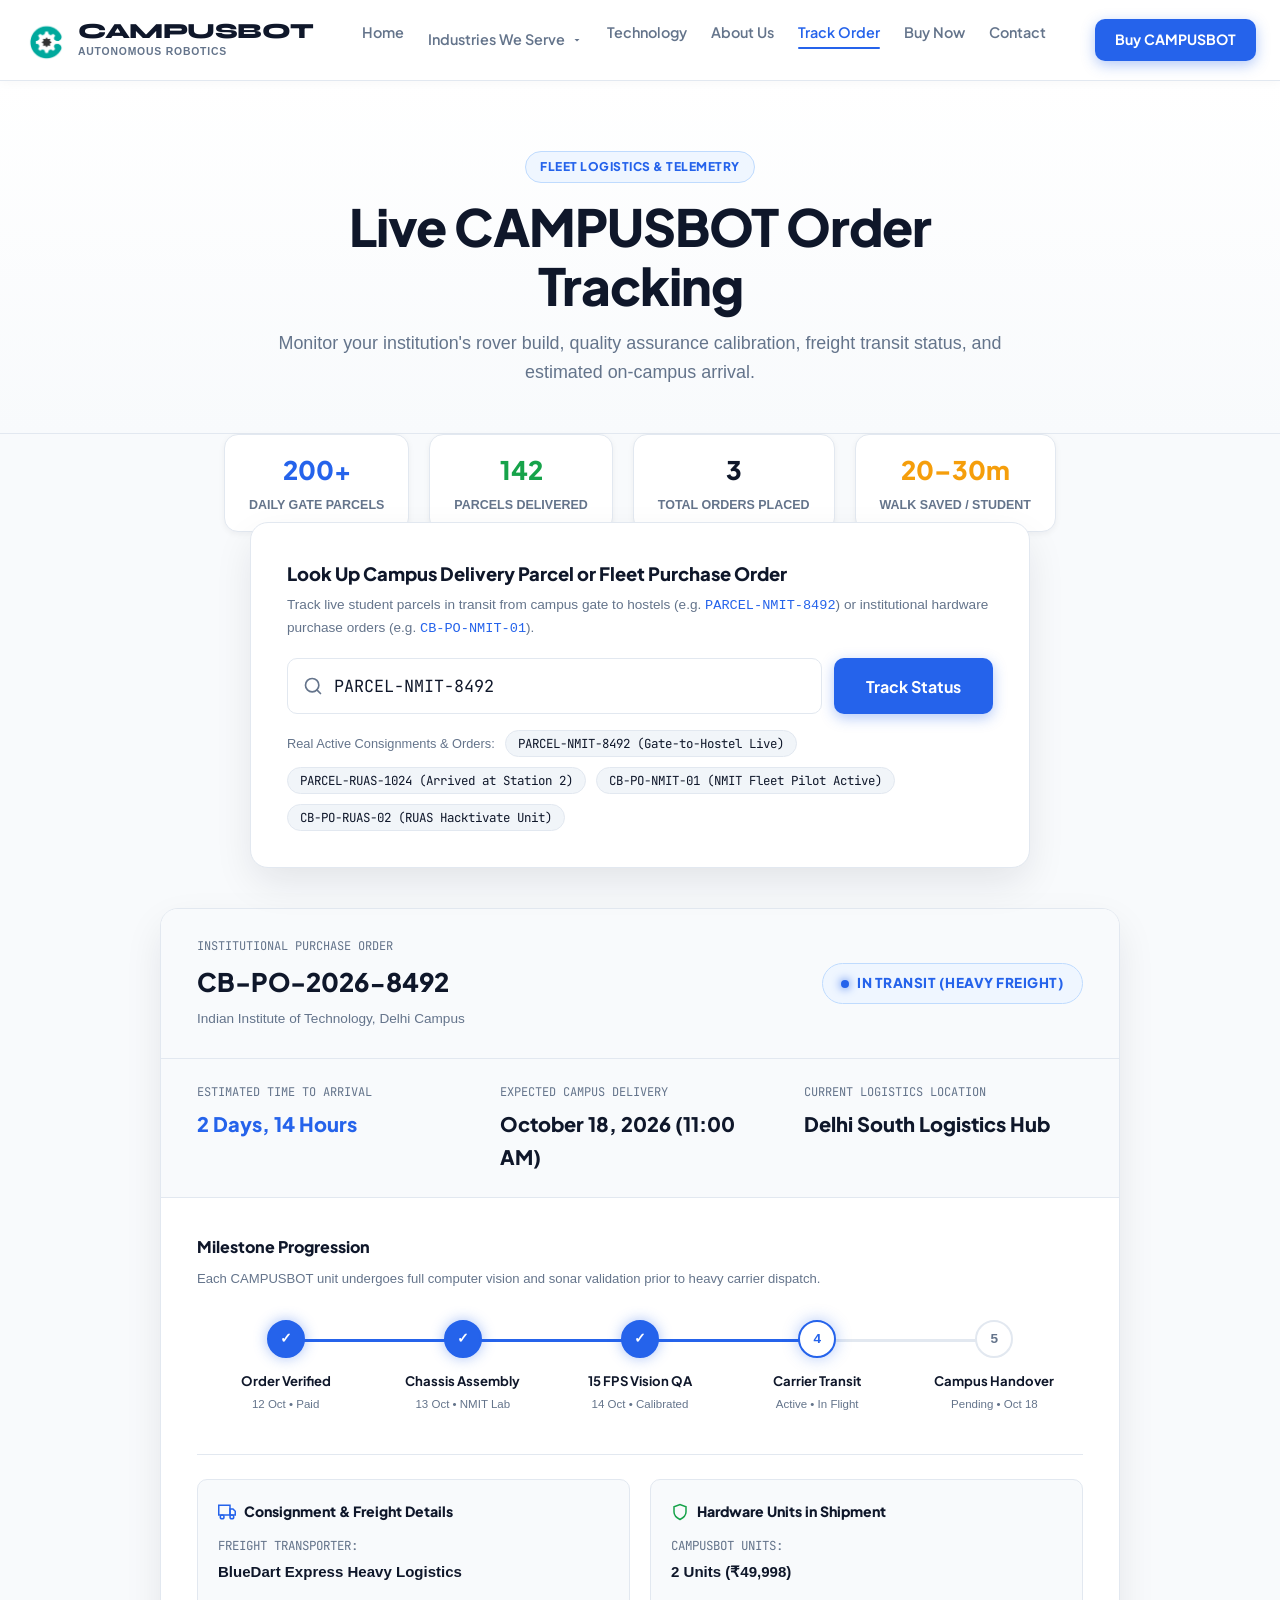
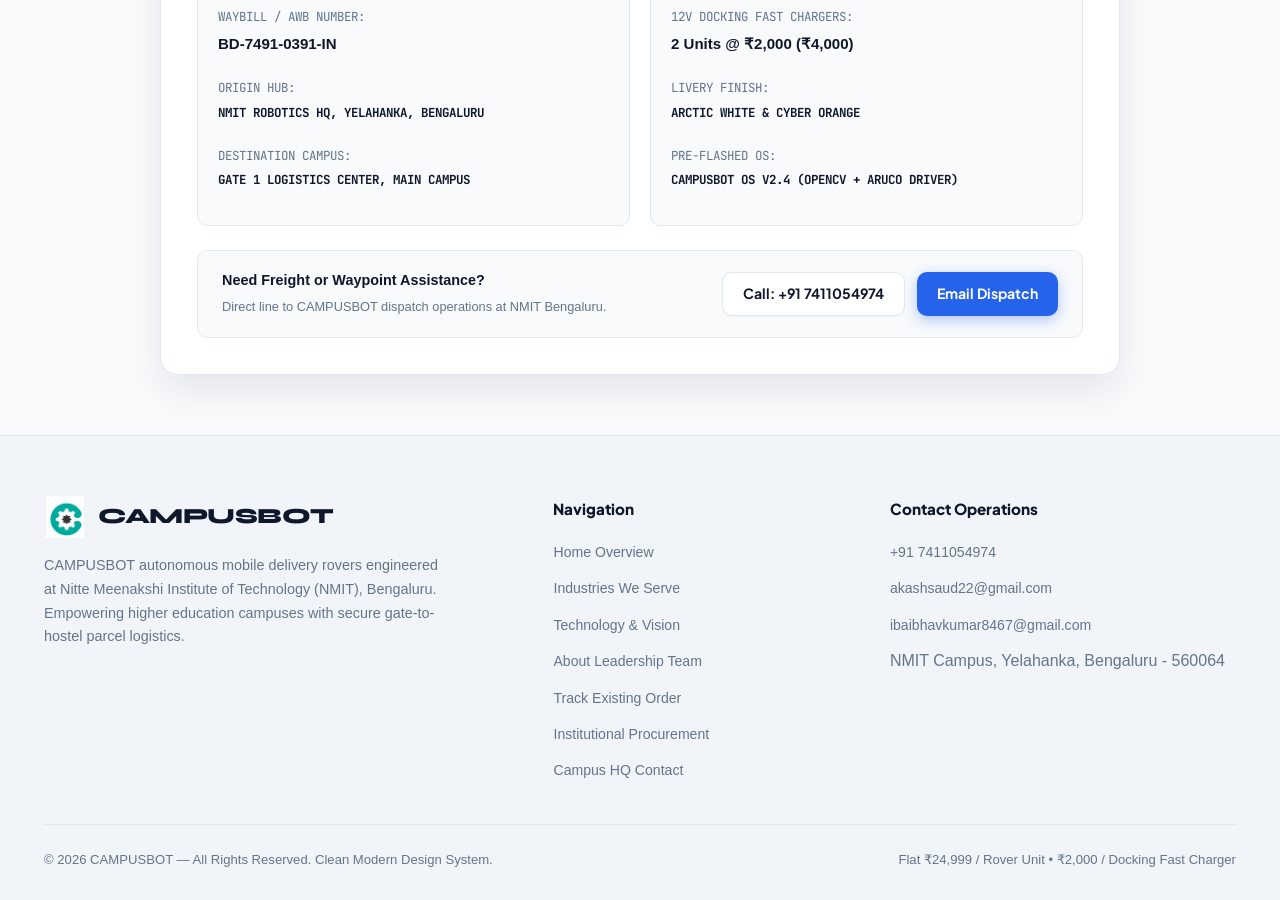
<file: track.html>
<!DOCTYPE html>
<html lang="en">
<head>
  <meta charset="UTF-8">
  <meta name="viewport" content="width=device-width, initial-scale=1.0">
  <title>Track Order | CAMPUSBOT — Autonomous Campus Delivery Robots</title>
  <meta name="description" content="Track your CAMPUSBOT fleet delivery in real-time. Check estimated transit duration, courier milestones, and deployment progress.">
  <meta http-equiv="Cache-Control" content="no-cache, no-store, must-revalidate">
  <meta http-equiv="Pragma" content="no-cache">
  <meta http-equiv="Expires" content="0">
  <link rel="preconnect" href="https://fonts.googleapis.com">
  <link rel="preconnect" href="https://fonts.gstatic.com" crossorigin>
  <link href="https://fonts.googleapis.com/css2?family=Syne:wght@600;700;800&family=Plus+Jakarta+Sans:wght@400;500;600;700;800;900&family=JetBrains+Mono:wght@500;700&display=swap" rel="stylesheet">
  <link rel="icon" type="image/png" href="assets/logo.png">
  <link rel="stylesheet" href="style.css?v=3.0">
</head>
<body>

  <!-- ═══════ NAVBAR ═══════ -->
  <header class="site-header" id="header">
    <div class="nav-container">
      <a href="index.html" class="brand-logo" aria-label="CAMPUSBOT Home">
        <div class="brand-symbol">
          <img src="assets/logo.png" alt="CAMPUSBOT Logo" class="brand-logo-img">
        </div>
        <div class="brand-text">
          <span class="brand-name">CAMPUSBOT</span>
          <span class="brand-sub">Autonomous Robotics</span>
        </div>
      </a>

      <nav class="main-nav" id="mainNav">
        <ul class="nav-menu">
          <li><a href="index.html">Home</a></li>
          <li class="nav-dropdown-item">
            <a href="industries.html" class="nav-dropdown-toggle">
              Industries We Serve
              <svg width="12" height="12" viewBox="0 0 24 24" fill="currentColor"><path d="M7 10l5 5 5-5z"/></svg>
            </a>
            <div class="nav-submenu">
              <a href="industries.html?industry=colleges">Colleges &amp; Universities</a>
              <a href="industries.html?industry=healthcare">Healthcare</a>
              <a href="industries.html?industry=industrial">Large Industrial Campuses</a>
              <a href="industries.html?industry=parcel">Parcel Delivery</a>
            </div>
          </li>
          <li><a href="technology.html">Technology</a></li>
          <li><a href="about.html">About Us</a></li>
          <li><a href="track.html" class="active">Track Order</a></li>
          <li><a href="buy.html">Buy Now</a></li>
          <li><a href="contact.html">Contact</a></li>
        </ul>
      </nav>

      <div class="nav-right">
        <a href="buy.html" class="btn btn-primary btn-nav">Buy CAMPUSBOT</a>
        <button class="hamburger-btn" id="hamburgerBtn" aria-label="Toggle navigation menu" aria-expanded="false">
          <span></span><span></span><span></span>
        </button>
      </div>
    </div>
  </header>

  <!-- ═══════ PAGE HERO ═══════ -->
  <section class="page-hero-section">
    <div class="container page-hero-content">
      <span class="section-tag-pill">Fleet Logistics &amp; Telemetry</span>
      <h1 class="page-hero-title">Live CAMPUSBOT Order Tracking</h1>
      <p class="page-hero-lead">
        Monitor your institution's rover build, quality assurance calibration, freight transit status, and estimated on-campus arrival.
      </p>
    </div>
  </section>

  <!-- ═══════ TRACKING SEARCH CONTAINER ═══════ -->
  <div class="container">
    <!-- Real Field Metrics Counter Strip -->
    <div style="display: flex; gap: 20px; justify-content: center; margin-bottom: 30px; flex-wrap: wrap;">
      <div style="background: var(--surface); border: 1px solid var(--border); border-radius: var(--radius-md); padding: 14px 24px; text-align: center; box-shadow: var(--shadow-sm); min-width: 160px;">
        <span style="font-family: var(--font-heading); font-size: 1.6rem; font-weight: 900; color: var(--primary); display: block;">200+</span>
        <span style="font-size: 0.78rem; font-weight: 700; color: var(--muted); text-transform: uppercase;">Daily Gate Parcels</span>
      </div>
      <div style="background: var(--surface); border: 1px solid var(--border); border-radius: var(--radius-md); padding: 14px 24px; text-align: center; box-shadow: var(--shadow-sm); min-width: 160px;">
        <span style="font-family: var(--font-heading); font-size: 1.6rem; font-weight: 900; color: var(--success); display: block;">142</span>
        <span style="font-size: 0.78rem; font-weight: 700; color: var(--muted); text-transform: uppercase;">Parcels Delivered</span>
      </div>
      <div style="background: var(--surface); border: 1px solid var(--border); border-radius: var(--radius-md); padding: 14px 24px; text-align: center; box-shadow: var(--shadow-sm); min-width: 160px;">
        <span style="font-family: var(--font-heading); font-size: 1.6rem; font-weight: 900; color: var(--text); display: block;">3</span>
        <span style="font-size: 0.78rem; font-weight: 700; color: var(--muted); text-transform: uppercase;">Total Orders Placed</span>
      </div>
      <div style="background: var(--surface); border: 1px solid var(--border); border-radius: var(--radius-md); padding: 14px 24px; text-align: center; box-shadow: var(--shadow-sm); min-width: 160px;">
        <span style="font-family: var(--font-heading); font-size: 1.6rem; font-weight: 900; color: var(--accent); display: block;">20–30m</span>
        <span style="font-size: 0.78rem; font-weight: 700; color: var(--muted); text-transform: uppercase;">Walk Saved / Student</span>
      </div>
    </div>

    <div class="track-search-card">
      <h3 style="font-family: var(--font-heading); font-size: 1.15rem; color: var(--text); font-weight: 800;">
        Look Up Campus Delivery Parcel or Fleet Purchase Order
      </h3>
      <p style="font-size: 0.85rem; color: var(--muted); margin-top: 4px;">
        Track live student parcels in transit from campus gate to hostels (e.g. <code style="color: var(--primary);">PARCEL-NMIT-8492</code>) or institutional hardware purchase orders (e.g. <code style="color: var(--primary);">CB-PO-NMIT-01</code>).
      </p>

      <form class="track-form" id="trackSearchForm">
        <div class="track-input-wrap">
          <svg width="20" height="20" viewBox="0 0 24 24" fill="none" stroke="currentColor" stroke-width="2" stroke-linecap="round" stroke-linejoin="round">
            <circle cx="11" cy="11" r="8"></circle>
            <line x1="21" y1="21" x2="16.65" y2="16.65"></line>
          </svg>
          <input type="text" id="trackInput" placeholder="e.g. PARCEL-NMIT-8492 or CB-PO-NMIT-01" value="PARCEL-NMIT-8492" required>
        </div>
        <button type="submit" class="btn btn-primary btn-xl">Track Status</button>
      </form>

      <div class="sample-orders-row">
        <span class="sample-label">Real Active Consignments &amp; Orders:</span>
        <button type="button" class="sample-btn" data-po="PARCEL-NMIT-8492">PARCEL-NMIT-8492 (Gate-to-Hostel Live)</button>
        <button type="button" class="sample-btn" data-po="PARCEL-RUAS-1024">PARCEL-RUAS-1024 (Arrived at Station 2)</button>
        <button type="button" class="sample-btn" data-po="CB-PO-NMIT-01">CB-PO-NMIT-01 (NMIT Fleet Pilot Active)</button>
        <button type="button" class="sample-btn" data-po="CB-PO-RUAS-02">CB-PO-RUAS-02 (RUAS Hacktivate Unit)</button>
      </div>
    </div>

    <!-- ═══════ LIVE TRACKING RESULTS PANEL ═══════ -->
    <div class="tracking-result-panel" id="trackResultPanel">
      <div class="track-result-header">
        <div class="track-id-group">
          <span class="track-po-label">INSTITUTIONAL PURCHASE ORDER</span>
          <span class="track-po-number" id="dispPoNumber">CB-PO-2026-8492</span>
          <span style="font-size: 0.85rem; color: var(--muted);" id="dispInstitution">Indian Institute of Technology, Delhi Campus</span>
        </div>
        <div class="track-status-badge status-in-transit" id="dispStatusBadge">
          <span class="pulse-dot"></span>
          <span id="dispStatusText">IN TRANSIT (HEAVY FREIGHT)</span>
        </div>
      </div>

      <!-- ETA Metrics Banner -->
      <div class="track-eta-banner">
        <div class="eta-metric">
          <span class="eta-metric-k">ESTIMATED TIME TO ARRIVAL</span>
          <span class="eta-metric-v eta-countdown" id="dispEtaDuration">2 Days, 14 Hours</span>
        </div>
        <div class="eta-metric">
          <span class="eta-metric-k">EXPECTED CAMPUS DELIVERY</span>
          <span class="eta-metric-v" id="dispEtaDate">October 18, 2026 (11:00 AM)</span>
        </div>
        <div class="eta-metric">
          <span class="eta-metric-k">CURRENT LOGISTICS LOCATION</span>
          <span class="eta-metric-v" id="dispCurrentLocation">Delhi South Logistics Hub</span>
        </div>
      </div>

      <!-- Timeline Stepper -->
      <div class="tracking-timeline-body">
        <h4 style="font-family: var(--font-heading); font-size: 1rem; color: var(--text); font-weight: 800; margin-bottom: 8px;">
          Milestone Progression
        </h4>
        <p style="font-size: 0.82rem; color: var(--muted);">
          Each CAMPUSBOT unit undergoes full computer vision and sonar validation prior to heavy carrier dispatch.
        </p>

        <div class="stepper-progress-wrap">
          <div class="stepper-line-back">
            <div class="stepper-line-fill" id="dispStepperFill" style="width: 75%;"></div>
          </div>

          <div class="stepper-steps-row">
            <div class="stepper-step completed" id="step1">
              <div class="step-marker">&#10003;</div>
              <span class="step-title">Order Verified</span>
              <span class="step-meta" id="step1Date">12 Oct • Paid</span>
            </div>
            <div class="stepper-step completed" id="step2">
              <div class="step-marker">&#10003;</div>
              <span class="step-title">Chassis Assembly</span>
              <span class="step-meta" id="step2Date">13 Oct • NMIT Lab</span>
            </div>
            <div class="stepper-step completed" id="step3">
              <div class="step-marker">&#10003;</div>
              <span class="step-title">15 FPS Vision QA</span>
              <span class="step-meta" id="step3Date">14 Oct • Calibrated</span>
            </div>
            <div class="stepper-step current" id="step4">
              <div class="step-marker">4</div>
              <span class="step-title">Carrier Transit</span>
              <span class="step-meta" id="step4Date">Active • In Flight</span>
            </div>
            <div class="stepper-step" id="step5">
              <div class="step-marker">5</div>
              <span class="step-title">Campus Handover</span>
              <span class="step-meta" id="step5Date">Pending • Oct 18</span>
            </div>
          </div>
        </div>

        <!-- Technical & Package Specifications -->
        <div class="track-specs-grid">
          <div class="track-spec-card">
            <h4>
              <svg width="18" height="18" viewBox="0 0 24 24" fill="none" stroke="#2563EB" stroke-width="2"><rect x="1" y="3" width="15" height="13"></rect><polygon points="16 8 20 8 23 11 23 16 16 16 16 8"></polygon><circle cx="5.5" cy="18.5" r="2.5"></circle><circle cx="18.5" cy="18.5" r="2.5"></circle></svg>
              Consignment &amp; Freight Details
            </h4>
            <div class="spec-key-value-list">
              <div class="spec-kv-row">
                <span>Freight Transporter:</span>
                <strong id="dispCarrier">BlueDart Express Heavy Logistics</strong>
              </div>
              <div class="spec-kv-row">
                <span>Waybill / AWB Number:</span>
                <strong id="dispAwb">BD-7491-0391-IN</strong>
              </div>
              <div class="spec-kv-row">
                <span>Origin Hub:</span>
                <span>NMIT Robotics HQ, Yelahanka, Bengaluru</span>
              </div>
              <div class="spec-kv-row">
                <span>Destination Campus:</span>
                <span id="dispDestAddress">Gate 1 Logistics Center, Main Campus</span>
              </div>
            </div>
          </div>

          <div class="track-spec-card">
            <h4>
              <svg width="18" height="18" viewBox="0 0 24 24" fill="none" stroke="#16A34A" stroke-width="2"><path d="M12 22s8-4 8-10V5l-8-3-8 3v7c0 6 8 10 8 10z"/></svg>
              Hardware Units in Shipment
            </h4>
            <div class="spec-key-value-list">
              <div class="spec-kv-row">
                <span>CAMPUSBOT Units:</span>
                <strong id="dispUnitsCount">2 Units (₹49,998)</strong>
              </div>
              <div class="spec-kv-row">
                <span>12V Docking Fast Chargers:</span>
                <strong id="dispChargersCount">2 Units @ ₹2,000 (₹4,000)</strong>
              </div>
              <div class="spec-kv-row">
                <span>Livery Finish:</span>
                <span id="dispLivery">Arctic White &amp; Cyber Orange</span>
              </div>
              <div class="spec-kv-row">
                <span>Pre-flashed OS:</span>
                <span>CampusBot OS v2.4 (OpenCV + ArUco Driver)</span>
              </div>
            </div>
          </div>
        </div>

        <!-- Help & Direct Support -->
        <div style="margin-top: 24px; padding: 18px 24px; background: #F8FAFC; border: 1px solid var(--border); border-radius: var(--radius-sm); display: flex; justify-content: space-between; align-items: center; flex-wrap: wrap; gap: 16px;">
          <div>
            <strong style="color: var(--text); font-size: 0.9rem; display: block;">Need Freight or Waypoint Assistance?</strong>
            <span style="font-size: 0.8rem; color: var(--muted);">Direct line to CAMPUSBOT dispatch operations at NMIT Bengaluru.</span>
          </div>
          <div style="display: flex; gap: 12px;">
            <a href="tel:+917411054974" class="btn btn-secondary btn-nav">Call: +91 7411054974</a>
            <a href="mailto:akashsaud22@gmail.com" class="btn btn-primary btn-nav">Email Dispatch</a>
          </div>
        </div>
      </div>
    </div>
  </div>

  <!-- ═══════ FOOTER ═══════ -->
  <footer class="site-footer">
    <div class="container footer-container">
      <div class="footer-top-grid">
        <div class="footer-brand-col">
          <a href="index.html" class="brand-logo footer-logo">
            <div class="brand-symbol">
              <img src="assets/logo.png" alt="CAMPUSBOT Logo" class="brand-logo-img">
            </div>
            <span class="brand-name">CAMPUSBOT</span>
          </a>
          <p class="footer-bio">
            CAMPUSBOT autonomous mobile delivery rovers engineered at Nitte Meenakshi Institute of Technology (NMIT), Bengaluru. Empowering higher education campuses with secure gate-to-hostel parcel logistics.
          </p>
        </div>

        <div class="footer-links-col">
          <h4 class="footer-col-title">Navigation</h4>
          <ul class="footer-links-list">
            <li><a href="index.html">Home Overview</a></li>
            <li><a href="industries.html">Industries We Serve</a></li>
            <li><a href="technology.html">Technology &amp; Vision</a></li>
            <li><a href="about.html">About Leadership Team</a></li>
            <li><a href="track.html">Track Existing Order</a></li>
            <li><a href="buy.html">Institutional Procurement</a></li>
            <li><a href="contact.html">Campus HQ Contact</a></li>
          </ul>
        </div>

        <div class="footer-links-col">
          <h4 class="footer-col-title">Contact Operations</h4>
          <ul class="footer-links-list">
            <li><a href="tel:+917411054974">+91 7411054974</a></li>
            <li><a href="mailto:akashsaud22@gmail.com">akashsaud22@gmail.com</a></li>
            <li><a href="mailto:ibaibhavkumar8467@gmail.com">ibaibhavkumar8467@gmail.com</a></li>
            <li><span>NMIT Campus, Yelahanka, Bengaluru - 560064</span></li>
          </ul>
        </div>
      </div>

      <div class="footer-bottom-bar">
        <span>&copy; 2026 CAMPUSBOT — All Rights Reserved. Clean Modern Design System.</span>
        <span>Flat ₹24,999 / Rover Unit • ₹2,000 / Docking Fast Charger</span>
      </div>
    </div>
  </footer>

  <script src="script.js?v=3.0"></script>
</body>
</html>
</file>
<file: style.css>
/* ═════════════════════════════════════════════════════════════════════════════
   CAMPUSBOT — Light Modern UI/UX Design System
   Exact User Palette: Off-White (#F8FAFC), Surface (#FFFFFF), Slate Text (#0F172A)
   ═════════════════════════════════════════════════════════════════════════════ */

:root {
  --bg: #F8FAFC;        /* off-white background */
  --surface: #FFFFFF;   /* cards, panels */
  --text: #0F172A;      /* dark slate text */
  --muted: #64748B;     /* secondary text */
  --primary: #2563EB;   /* professional blue */
  --primary-hover: #1D4ED8;
  --border: #E2E8F0;    /* subtle borders */
  --success: #16A34A;
  --warning: #D97706;
  --error: #DC2626;
  --accent: #F59E0B;    /* use very sparingly */

  --radius-xs: 6px;
  --radius-sm: 10px;
  --radius-md: 14px;
  --radius-lg: 18px;
  --radius-xl: 24px;
  --radius-pill: 9999px;

  --shadow-xs: 0 1px 2px rgba(15, 23, 42, 0.04);
  --shadow-sm: 0 2px 6px rgba(15, 23, 42, 0.05);
  --shadow-md: 0 6px 24px -2px rgba(15, 23, 42, 0.07);
  --shadow-lg: 0 16px 40px -4px rgba(15, 23, 42, 0.10);

  --font-heading: 'Plus Jakarta Sans', sans-serif;
  --font-brand: 'Syne', sans-serif;
  --font-body: 'Inter', -apple-system, BlinkMacSystemFont, sans-serif;
  --font-mono: 'JetBrains Mono', monospace;

  --transition: 0.22s cubic-bezier(0.16, 1, 0.3, 1);
}

/* ══════════════════════════════════════
   GLOBAL RESET & BASE
══════════════════════════════════════ */
*, *::before, *::after {
  margin: 0;
  padding: 0;
  box-sizing: border-box;
}

html {
  font-size: 16px;
  scroll-behavior: smooth;
  scroll-padding-top: 84px;
  -webkit-font-smoothing: antialiased;
}

body.pure-dark, body {
  background-color: var(--bg);
  color: var(--text);
  font-family: var(--font-body);
  line-height: 1.65;
  overflow-x: hidden;
}

a {
  color: inherit;
  text-decoration: none;
}

button {
  font-family: inherit;
  cursor: pointer;
  border: none;
  background: none;
}

img, svg {
  display: block;
  max-width: 100%;
}

.container {
  width: 100%;
  max-width: 1240px;
  margin: 0 auto;
  padding: 0 24px;
}

/* ══════════════════════════════════════
   BUTTONS
══════════════════════════════════════ */
.btn {
  display: inline-flex;
  align-items: center;
  justify-content: center;
  gap: 10px;
  font-family: var(--font-heading);
  font-weight: 700;
  font-size: 0.9375rem;
  padding: 12px 24px;
  border-radius: var(--radius-sm);
  transition: all var(--transition);
  cursor: pointer;
  white-space: nowrap;
}

.btn-primary {
  background: var(--primary);
  color: #FFFFFF;
  box-shadow: 0 4px 14px rgba(37, 99, 235, 0.35);
}

.btn-primary:hover {
  background: var(--primary-hover);
  transform: translateY(-2px);
  box-shadow: 0 8px 22px rgba(37, 99, 235, 0.45);
}

.btn-secondary {
  background: var(--surface);
  color: var(--text);
  border: 1.5px solid var(--border);
  box-shadow: var(--shadow-xs);
}

.btn-secondary:hover {
  background: #F1F5F9;
  border-color: #CBD5E1;
  transform: translateY(-2px);
}

.btn-xl {
  padding: 15px 32px;
  font-size: 1rem;
  border-radius: var(--radius-sm);
}

.btn-nav {
  padding: 9px 20px;
  font-size: 0.88rem;
}

.btn-full {
  width: 100%;
}

/* ══════════════════════════════════════
   NAVBAR
══════════════════════════════════════ */
.site-header {
  position: sticky;
  top: 0;
  left: 0;
  width: 100%;
  background: rgba(255, 255, 255, 0.94);
  backdrop-filter: blur(14px);
  -webkit-backdrop-filter: blur(14px);
  border-bottom: 1px solid var(--border);
  z-index: 1000;
  transition: all var(--transition);
  box-shadow: 0 2px 10px rgba(15, 23, 42, 0.03);
}

.site-header.scrolled {
  box-shadow: 0 4px 20px rgba(15, 23, 42, 0.06);
}

.nav-container {
  display: flex;
  align-items: center;
  justify-content: space-between;
  height: 80px;
  max-width: 1360px;
  margin: 0 auto;
  padding: 0 24px;
}

.brand-logo {
  display: flex;
  align-items: center;
  gap: 12px;
  flex-shrink: 0;
}

.brand-symbol {
  width: 42px;
  height: 42px;
  background: transparent;
  display: flex;
  align-items: center;
  justify-content: center;
  flex-shrink: 0;
}

.brand-logo-img {
  width: 100%;
  height: 100%;
  object-fit: contain;
  display: block;
}

.brand-text {
  display: flex;
  flex-direction: column;
}

.brand-name {
  font-family: var(--font-brand);
  font-size: 1.35rem;
  font-weight: 800;
  letter-spacing: -0.5px;
  color: var(--text);
  line-height: 1.1;
}

.brand-sub {
  font-size: 0.65rem;
  font-weight: 700;
  color: var(--muted);
  letter-spacing: 0.8px;
  text-transform: uppercase;
}

.main-nav {
  display: flex;
  align-items: center;
}

.nav-menu {
  display: flex;
  list-style: none;
  gap: 24px;
}

.nav-menu a {
  font-family: var(--font-heading);
  font-size: 0.9rem;
  font-weight: 600;
  color: var(--muted);
  padding: 8px 0;
  position: relative;
  transition: color var(--transition);
  white-space: nowrap;
}

.nav-menu a:hover,
.nav-menu a.active {
  color: var(--primary);
}

.nav-menu a::after {
  content: '';
  position: absolute;
  bottom: 0;
  left: 0;
  width: 0;
  height: 2px;
  background: var(--primary);
  border-radius: var(--radius-pill);
  transition: width var(--transition);
}

.nav-menu a:hover::after,
.nav-menu a.active::after {
  width: 100%;
}

.nav-right {
  display: flex;
  align-items: center;
  gap: 14px;
}

.unit-price-badge {
  display: inline-flex;
  align-items: center;
  gap: 8px;
  background: #EFF6FF;
  border: 1px solid #BFDBFE;
  padding: 6px 14px;
  border-radius: var(--radius-pill);
  font-family: var(--font-heading);
  font-size: 0.82rem;
  font-weight: 800;
  color: var(--primary);
}

.price-pulse {
  width: 7px;
  height: 7px;
  border-radius: 50%;
  background: var(--primary);
  box-shadow: 0 0 8px var(--primary);
  animation: pulseBlue 1.8s infinite;
}

@keyframes pulseBlue {
  0%, 100% { opacity: 1; transform: scale(1); }
  50% { opacity: 0.35; transform: scale(0.85); }
}

.hamburger-btn {
  display: none;
  flex-direction: column;
  justify-content: center;
  gap: 5px;
  width: 36px;
  height: 36px;
  padding: 4px;
}

.hamburger-btn span {
  width: 100%;
  height: 2.5px;
  background: var(--text);
  border-radius: 2px;
  transition: all var(--transition);
}

/* ══════════════════════════════════════
   PAGE HERO SECTION
══════════════════════════════════════ */
.page-hero-section {
  padding: 70px 0 45px;
  background: linear-gradient(180deg, #FFFFFF 0%, var(--bg) 100%);
  border-bottom: 1px solid var(--border);
  text-align: center;
}

.page-hero-content {
  max-width: 820px;
  margin: 0 auto;
}

.page-hero-title {
  font-family: var(--font-heading);
  font-size: clamp(2.3rem, 4vw, 3.4rem);
  font-weight: 900;
  color: var(--text);
  letter-spacing: -1px;
  line-height: 1.15;
  margin: 14px 0;
}

.page-hero-lead {
  font-size: 1.12rem;
  color: var(--muted);
  line-height: 1.65;
}

/* ══════════════════════════════════════
   HERO SECTION (HOME)
══════════════════════════════════════ */
.hero-section {
  padding: 60px 0 50px;
  background: linear-gradient(180deg, #FFFFFF 0%, var(--bg) 100%);
}

.hero-container {
  display: grid;
  grid-template-columns: 1.15fr 1fr;
  gap: 48px;
  align-items: center;
}

.hero-eyebrow {
  display: inline-flex;
  align-items: center;
  gap: 10px;
  margin-bottom: 20px;
}

.eyebrow-tag {
  background: #EFF6FF;
  border: 1px solid #BFDBFE;
  color: var(--primary);
  font-family: var(--font-heading);
  font-size: 0.75rem;
  font-weight: 800;
  text-transform: uppercase;
  letter-spacing: 0.5px;
  padding: 4px 12px;
  border-radius: var(--radius-pill);
}

.eyebrow-divider {
  color: var(--muted);
}

.eyebrow-text {
  font-size: 0.85rem;
  color: var(--muted);
  font-weight: 600;
}

.hero-title {
  font-family: var(--font-heading);
  font-size: clamp(2.4rem, 4.2vw, 3.7rem);
  font-weight: 900;
  line-height: 1.12;
  letter-spacing: -1px;
  color: var(--text);
  margin-bottom: 20px;
}

.hero-description {
  font-size: 1.1rem;
  color: var(--muted);
  line-height: 1.7;
  margin-bottom: 28px;
  max-width: 580px;
}

.hero-price-callout {
  background: var(--surface);
  border: 1.5px solid var(--border);
  border-radius: var(--radius-md);
  padding: 20px 24px;
  margin-bottom: 30px;
  box-shadow: var(--shadow-sm);
}

.callout-price-tag {
  display: flex;
  align-items: baseline;
  gap: 6px;
  margin-bottom: 10px;
  flex-wrap: wrap;
}

.callout-price-tag .currency {
  font-family: var(--font-heading);
  font-size: 1.6rem;
  font-weight: 800;
  color: var(--primary);
}

.callout-price-tag .amount {
  font-family: var(--font-heading);
  font-size: 2.8rem;
  font-weight: 900;
  color: var(--text);
  letter-spacing: -1px;
  line-height: 1;
}

.callout-price-tag .period {
  font-size: 0.9rem;
  color: var(--muted);
  font-weight: 500;
}

.callout-badges {
  display: flex;
  gap: 12px;
  flex-wrap: wrap;
}

.callout-pill {
  font-size: 0.8rem;
  font-weight: 700;
  color: var(--success);
  background: #F0FDF4;
  border: 1px solid #BBF7D0;
  padding: 4px 10px;
  border-radius: var(--radius-pill);
}

.hero-cta-group {
  display: flex;
  gap: 16px;
  align-items: center;
  margin-bottom: 36px;
  flex-wrap: wrap;
}

.hero-metrics-strip {
  display: grid;
  grid-template-columns: repeat(4, 1fr);
  gap: 16px;
  padding-top: 28px;
  border-top: 1px solid var(--border);
}

.hero-metric-item {
  display: flex;
  flex-direction: column;
}

.metric-big {
  font-family: var(--font-heading);
  font-size: 1.6rem;
  font-weight: 900;
  color: var(--text);
  letter-spacing: -0.5px;
}

.metric-caption {
  font-size: 0.78rem;
  color: var(--muted);
  font-weight: 600;
  margin-top: 2px;
}

/* Hero Showcase Card */
.robot-showcase-card {
  background: var(--surface);
  border: 1.5px solid var(--border);
  border-radius: var(--radius-xl);
  overflow: hidden;
  box-shadow: var(--shadow-lg);
}

.showcase-top-bar {
  display: flex;
  justify-content: space-between;
  align-items: center;
  padding: 16px 24px;
  background: #F8FAFC;
  border-bottom: 1px solid var(--border);
}

.live-status-pill {
  display: inline-flex;
  align-items: center;
  gap: 8px;
  font-size: 0.75rem;
  font-weight: 800;
  color: var(--success);
  text-transform: uppercase;
}

.status-dot {
  width: 8px;
  height: 8px;
  border-radius: 50%;
  background: var(--success);
  box-shadow: 0 0 8px var(--success);
}

.fleet-code {
  font-family: var(--font-mono);
  font-size: 0.72rem;
  color: var(--muted);
  font-weight: 700;
}

.robot-image-frame {
  position: relative;
  background: radial-gradient(circle at 50% 60%, #EFF6FF 0%, #FFFFFF 75%);
  padding: 36px 24px 20px;
  display: flex;
  align-items: center;
  justify-content: center;
  min-height: 380px;
}

.robot-accent-glow {
  position: absolute;
  width: 260px;
  height: 260px;
  border-radius: 50%;
  background: rgba(37, 99, 235, 0.18);
  filter: blur(60px);
  pointer-events: none;
  transition: all 0.4s ease;
}

.robot-hero-img {
  width: 100%;
  max-width: 380px;
  height: auto;
  position: relative;
  z-index: 2;
  filter: drop-shadow(0 14px 24px rgba(15, 23, 42, 0.15));
  animation: floatRover 4.5s ease-in-out infinite;
  transition: filter 0.4s cubic-bezier(0.4, 0, 0.2, 1), transform 0.3s ease;
}

/* Colorway Livery Active States */
.robot-image-frame {
  transition: background 0.4s ease;
}

.robot-image-frame.colorway-orange {
  background: radial-gradient(circle at 50% 60%, #FFF7ED 0%, #FFFFFF 75%);
}
.robot-image-frame.colorway-orange .robot-accent-glow {
  background: rgba(249, 115, 22, 0.28);
}
.robot-image-frame.colorway-orange .robot-hero-img {
  filter: drop-shadow(0 14px 24px rgba(249, 115, 22, 0.25));
}
.robot-image-frame.colorway-orange .pin-ring {
  background: rgba(249, 115, 22, 0.28);
}
.robot-image-frame.colorway-orange .pin-core {
  background: #EA580C;
  box-shadow: 0 0 10px #EA580C;
}

.robot-image-frame.colorway-blue {
  background: radial-gradient(circle at 50% 60%, #EFF6FF 0%, #FFFFFF 75%);
}
.robot-image-frame.colorway-blue .robot-accent-glow {
  background: rgba(37, 99, 235, 0.32);
}
.robot-image-frame.colorway-blue .robot-hero-img {
  filter: drop-shadow(0 14px 24px rgba(37, 99, 235, 0.28)) hue-rotate(190deg) saturate(1.3) brightness(1.02);
}
.robot-image-frame.colorway-blue .pin-ring {
  background: rgba(37, 99, 235, 0.28);
}
.robot-image-frame.colorway-blue .pin-core {
  background: #2563EB;
  box-shadow: 0 0 10px #2563EB;
}

.robot-image-frame.colorway-crimson {
  background: radial-gradient(circle at 50% 60%, #FEF2F2 0%, #FFFFFF 75%);
}
.robot-image-frame.colorway-crimson .robot-accent-glow {
  background: rgba(220, 38, 38, 0.30);
}
.robot-image-frame.colorway-crimson .robot-hero-img {
  filter: drop-shadow(0 14px 24px rgba(220, 38, 38, 0.28)) hue-rotate(325deg) saturate(1.4) brightness(0.98);
}
.robot-image-frame.colorway-crimson .pin-ring {
  background: rgba(220, 38, 38, 0.28);
}
.robot-image-frame.colorway-crimson .pin-core {
  background: #DC2626;
  box-shadow: 0 0 10px #DC2626;
}

.robot-image-frame.colorway-emerald {
  background: radial-gradient(circle at 50% 60%, #F0FDF4 0%, #FFFFFF 75%);
}
.robot-image-frame.colorway-emerald .robot-accent-glow {
  background: rgba(22, 163, 74, 0.30);
}
.robot-image-frame.colorway-emerald .robot-hero-img {
  filter: drop-shadow(0 14px 24px rgba(22, 163, 74, 0.28)) hue-rotate(110deg) saturate(1.35) brightness(1.02);
}
.robot-image-frame.colorway-emerald .pin-ring {
  background: rgba(22, 163, 74, 0.28);
}
.robot-image-frame.colorway-emerald .pin-core {
  background: #16A34A;
  box-shadow: 0 0 10px #16A34A;
}

@keyframes floatRover {
  0%, 100% { transform: translateY(0); }
  50% { transform: translateY(-8px); }
}

.spec-pin {
  position: absolute;
  width: 22px;
  height: 22px;
  border-radius: 50%;
  display: flex;
  align-items: center;
  justify-content: center;
  z-index: 10;
  cursor: pointer;
  transition: transform 0.25s ease;
}

.spec-pin:hover {
  transform: scale(1.3);
}

.pin-ring {
  position: absolute;
  width: 100%;
  height: 100%;
  border-radius: 50%;
  background: rgba(37, 99, 235, 0.25);
  animation: pulsePin 2s infinite;
  transition: background 0.35s ease;
}

.pin-core {
  width: 8px;
  height: 8px;
  border-radius: 50%;
  background: var(--primary);
  box-shadow: 0 0 6px var(--primary);
  transition: background 0.35s ease, box-shadow 0.35s ease;
}

@keyframes pulsePin {
  0% { transform: scale(1); opacity: 1; }
  100% { transform: scale(2.2); opacity: 0; }
}

.colorway-selector-panel {
  padding: 16px 24px;
  background: #F8FAFC;
  border-top: 1px solid var(--border);
  display: flex;
  align-items: center;
  justify-content: space-between;
}

.colorway-title {
  font-family: var(--font-mono);
  font-size: 0.72rem;
  font-weight: 800;
  color: var(--muted);
}

.color-swatches-row {
  display: flex;
  gap: 10px;
}

.color-swatch-btn {
  width: 28px;
  height: 28px;
  border-radius: 50%;
  border: 2px solid transparent;
  display: flex;
  align-items: center;
  justify-content: center;
  transition: all var(--transition);
  padding: 2px;
  cursor: pointer;
}

.color-swatch-btn.active {
  border-color: var(--primary);
  transform: scale(1.15);
}

.swatch-circle {
  width: 100%;
  height: 100%;
  border-radius: 50%;
}

.swatch-orange  { background: linear-gradient(135deg, #F97316, #EA580C); }
.swatch-blue    { background: linear-gradient(135deg, #2563EB, #1D4ED8); }
.swatch-crimson { background: linear-gradient(135deg, #DC2626, #B91C1C); }
.swatch-emerald { background: linear-gradient(135deg, #16A34A, #15803D); }

.colorway-current-label {
  font-size: 0.78rem;
  font-weight: 700;
  color: var(--text);
}

.panel-footer-spec {
  display: grid;
  grid-template-columns: repeat(4, 1fr);
  padding: 16px 24px;
  background: #FFFFFF;
  border-top: 1px solid var(--border);
  gap: 12px;
}

.spec-stat {
  display: flex;
  flex-direction: column;
}

.stat-k {
  font-size: 0.65rem;
  font-family: var(--font-mono);
  color: var(--muted);
  font-weight: 700;
}

.stat-v {
  font-size: 0.85rem;
  font-weight: 800;
  color: var(--text);
}

.text-accent-blue {
  color: var(--primary) !important;
}

/* ══════════════════════════════════════
   INFINITE MARQUEE TICKER
══════════════════════════════════════ */
.infinite-ticker-band {
  width: 100%;
  overflow: hidden;
  background: var(--surface);
  border-top: 1px solid var(--border);
  border-bottom: 1px solid var(--border);
  padding: 14px 0;
  white-space: nowrap;
}

.ticker-track {
  display: flex;
  width: max-content;
  animation: marquee 32s linear infinite;
}

.ticker-track:hover {
  animation-play-state: paused;
}

.ticker-content {
  display: flex;
  align-items: center;
  gap: 28px;
  padding-right: 28px;
}

.ticker-content span {
  font-family: var(--font-heading);
  font-size: 0.85rem;
  font-weight: 800;
  letter-spacing: 1px;
  color: var(--muted);
  text-transform: uppercase;
}

.ticker-star {
  color: var(--primary);
  font-size: 0.95rem;
}

@keyframes marquee {
  0% { transform: translateX(0); }
  100% { transform: translateX(-50%); }
}

/* ══════════════════════════════════════
   SECTIONS & HEADINGS
══════════════════════════════════════ */
.content-section {
  padding: 70px 0;
}

.section-badge-wrap {
  margin-bottom: 14px;
}

.section-tag-pill {
  display: inline-block;
  background: #EFF6FF;
  border: 1px solid #BFDBFE;
  color: var(--primary);
  font-family: var(--font-heading);
  font-size: 0.75rem;
  font-weight: 800;
  text-transform: uppercase;
  letter-spacing: 0.5px;
  padding: 5px 14px;
  border-radius: var(--radius-pill);
}

.section-header-centered {
  text-align: center;
  max-width: 720px;
  margin: 0 auto 48px;
}

.section-headline {
  font-family: var(--font-heading);
  font-size: clamp(2rem, 3.2vw, 2.7rem);
  font-weight: 800;
  color: var(--text);
  letter-spacing: -0.8px;
  line-height: 1.2;
  margin: 12px 0;
}

.section-subheadline {
  font-size: 1.05rem;
  color: var(--muted);
  line-height: 1.6;
}

.two-column-intro {
  display: grid;
  grid-template-columns: 1fr 1fr;
  gap: 40px;
  margin-bottom: 30px;
}

.section-lead {
  font-size: 1.15rem;
  color: var(--text);
  font-weight: 600;
  line-height: 1.65;
}

.intro-p {
  font-size: 1rem;
  color: var(--muted);
  line-height: 1.7;
  margin-bottom: 12px;
}

/* ══════════════════════════════════════
   CAPABILITIES GRID
══════════════════════════════════════ */
.capabilities-grid {
  display: grid;
  grid-template-columns: repeat(3, 1fr);
  gap: 24px;
}

.capability-card {
  background: var(--surface);
  border: 1.5px solid var(--border);
  border-radius: var(--radius-lg);
  padding: 32px 26px;
  transition: all var(--transition);
  display: flex;
  flex-direction: column;
  position: relative;
  box-shadow: var(--shadow-sm);
}

.capability-card:hover {
  border-color: var(--primary);
  transform: translateY(-4px);
  box-shadow: var(--shadow-md);
}

.cap-num {
  font-family: var(--font-mono);
  font-size: 0.8rem;
  font-weight: 800;
  color: var(--primary);
  margin-bottom: 12px;
}

.cap-icon-box {
  width: 48px;
  height: 48px;
  border-radius: var(--radius-sm);
  background: #EFF6FF;
  border: 1px solid #BFDBFE;
  display: flex;
  align-items: center;
  justify-content: center;
  color: var(--primary);
  margin-bottom: 18px;
}

.cap-title {
  font-family: var(--font-heading);
  font-size: 1.15rem;
  font-weight: 800;
  color: var(--text);
  margin-bottom: 10px;
  line-height: 1.3;
}

.cap-desc {
  font-size: 0.9rem;
  color: var(--muted);
  line-height: 1.6;
  margin-bottom: 16px;
  flex: 1;
}

.cap-metric-pill {
  font-family: var(--font-mono);
  font-size: 0.75rem;
  font-weight: 700;
  color: var(--primary);
  background: #EFF6FF;
  border: 1px solid #BFDBFE;
  padding: 5px 12px;
  border-radius: var(--radius-pill);
  align-self: flex-start;
}

/* ══════════════════════════════════════
   THE 3-TIER ARCHITECTURE
══════════════════════════════════════ */
.core-tiers-wrapper {
  display: flex;
  flex-direction: column;
  gap: 20px;
  max-width: 1040px;
  margin: 0 auto;
}

.core-tier-row {
  background: var(--surface);
  border: 1.5px solid var(--border);
  border-radius: var(--radius-lg);
  display: grid;
  grid-template-columns: 240px 1fr;
  overflow: hidden;
  box-shadow: var(--shadow-sm);
}

.tier-badge-col {
  background: #F8FAFC;
  border-right: 1px solid var(--border);
  padding: 30px;
  display: flex;
  flex-direction: column;
  justify-content: center;
}

.tier-num {
  font-family: var(--font-mono);
  font-size: 0.75rem;
  font-weight: 800;
  color: var(--primary);
  margin-bottom: 6px;
}

.tier-badge-col strong {
  font-family: var(--font-heading);
  font-size: 1.15rem;
  font-weight: 800;
  color: var(--text);
  line-height: 1.25;
}

.tier-content-col {
  padding: 28px 32px;
}

.tier-items-grid {
  display: grid;
  grid-template-columns: repeat(3, 1fr);
  gap: 20px;
}

.tier-item strong {
  display: block;
  font-family: var(--font-heading);
  font-size: 0.95rem;
  font-weight: 800;
  color: var(--text);
  margin-bottom: 6px;
}

.tier-item p {
  font-size: 0.85rem;
  color: var(--muted);
  line-height: 1.55;
}

/* ══════════════════════════════════════
   ABOUT US / OUR TEAM SECTION
══════════════════════════════════════ */
.team-grid {
  display: grid;
  grid-template-columns: repeat(4, 1fr);
  gap: 24px;
}

.team-card {
  background: var(--surface);
  border: 1.5px solid var(--border);
  border-radius: var(--radius-lg);
  overflow: hidden;
  transition: all var(--transition);
  display: flex;
  flex-direction: column;
  box-shadow: var(--shadow-sm);
}

.team-card:hover {
  transform: translateY(-5px);
  border-color: var(--primary);
  box-shadow: var(--shadow-lg);
}

.team-img-wrapper {
  width: 100%;
  aspect-ratio: 1 / 1.18;
  overflow: hidden;
  background: #F1F5F9;
}

.team-img {
  width: 100%;
  height: 100%;
  object-fit: cover;
  object-position: top center;
  transition: transform 0.4s ease;
}

.team-card:hover .team-img {
  transform: scale(1.04);
}

.team-body {
  padding: 22px 20px 24px;
  display: flex;
  flex-direction: column;
  align-items: center;
  text-align: center;
}

.team-name {
  font-family: var(--font-heading);
  font-size: 1.25rem;
  font-weight: 800;
  color: var(--text);
  margin-bottom: 4px;
}

.team-role {
  font-size: 0.78rem;
  font-weight: 800;
  color: var(--primary);
  text-transform: uppercase;
  letter-spacing: 0.5px;
}

/* ══════════════════════════════════════
   INSPIRATION / QUOTES (EXACT IMAGE 5 REPLICA)
══════════════════════════════════════ */
.ottonomy-quote-slider-wrap {
  display: flex;
  align-items: center;
  justify-content: center;
  gap: 28px;
  max-width: 960px;
  margin: 0 auto;
  position: relative;
}

.slider-arrow {
  width: 50px;
  height: 50px;
  border-radius: 50%;
  background: var(--surface);
  border: 1.5px solid var(--border);
  color: var(--text);
  display: flex;
  align-items: center;
  justify-content: center;
  transition: all var(--transition);
  flex-shrink: 0;
  cursor: pointer;
  box-shadow: var(--shadow-sm);
  user-select: none;
}

.slider-arrow:hover {
  background: var(--primary);
  border-color: var(--primary);
  color: #FFFFFF;
  transform: scale(1.08);
  box-shadow: 0 0 18px rgba(37, 99, 235, 0.4);
}

.slider-arrow:active {
  transform: scale(0.96);
}

.quote-slider-viewport {
  flex: 1;
  overflow: hidden;
  position: relative;
  min-height: 270px;
}

.quote-slide {
  display: none;
  opacity: 0;
  transition: opacity 0.4s ease;
}

.quote-slide.active {
  display: block;
  opacity: 1;
}

.quote-slide.slide-in-right {
  animation: quoteSlideInRight 0.45s cubic-bezier(0.16, 1, 0.3, 1) forwards;
}

.quote-slide.slide-in-left {
  animation: quoteSlideInLeft 0.45s cubic-bezier(0.16, 1, 0.3, 1) forwards;
}

@keyframes quoteSlideInRight {
  from { opacity: 0; transform: translateX(35px); }
  to { opacity: 1; transform: translateX(0); }
}

@keyframes quoteSlideInLeft {
  from { opacity: 0; transform: translateX(-35px); }
  to { opacity: 1; transform: translateX(0); }
}

/* The Blue Speech Bubble from Image 5 (Exact Match) */
.quote-bubble-card {
  background: var(--primary); /* Professional Royal Blue */
  border-radius: 8px;
  padding: 34px 50px;
  box-shadow: 0 12px 36px rgba(37, 99, 235, 0.3);
  text-align: center;
  position: relative;
}

.quote-text {
  font-family: var(--font-body);
  font-size: 1.18rem;
  font-weight: 500;
  color: #FFFFFF;
  line-height: 1.7;
  letter-spacing: -0.2px;
}

/* Downward speech triangle pointer (Image 5 Replica) */
.quote-pointer {
  width: 18px;
  height: 18px;
  background: var(--primary);
  transform: rotate(45deg);
  margin: -9px auto 22px;
  position: relative;
  z-index: 2;
  box-shadow: 2px 2px 5px rgba(0, 0, 0, 0.08);
}

/* Author Profile Below Pointer */
.quote-author-profile {
  display: flex;
  flex-direction: column;
  align-items: center;
  text-align: center;
}

.author-avatar-img {
  width: 68px;
  height: 68px;
  border-radius: 14px;
  object-fit: cover;
  object-position: center 15%;
  margin-bottom: 10px;
  border: 2px solid var(--border);
  background: #EFF6FF;
  box-shadow: var(--shadow-sm);
}

.author-name {
  font-family: var(--font-heading);
  font-size: 1.15rem;
  font-weight: 800;
  color: var(--text);
  line-height: 1.2;
}

.author-title {
  font-style: italic;
  font-size: 0.88rem;
  color: var(--muted);
  margin-top: 4px;
}

.slider-dots-row {
  display: flex;
  justify-content: center;
  gap: 8px;
  margin-top: 24px;
}

.dot-btn {
  width: 10px;
  height: 10px;
  border-radius: 50%;
  background: #CBD5E1;
  transition: all var(--transition);
  cursor: pointer;
}

.dot-btn.active {
  background: var(--primary);
  width: 26px;
  border-radius: var(--radius-pill);
}

/* ══════════════════════════════════════
   ORDER TRACKING SYSTEM (TRACK.HTML)
══════════════════════════════════════ */
.track-search-card {
  background: var(--surface);
  border: 1.5px solid var(--border);
  border-radius: var(--radius-lg);
  padding: 36px;
  max-width: 780px;
  margin: -40px auto 40px;
  position: relative;
  z-index: 10;
  box-shadow: var(--shadow-lg);
}

.track-form {
  display: flex;
  gap: 12px;
  margin-top: 18px;
}

.track-input-wrap {
  flex: 1;
  position: relative;
}

.track-input-wrap input {
  width: 100%;
  padding: 16px 20px 16px 46px;
  background: #FFFFFF;
  border: 1.5px solid var(--border);
  border-radius: var(--radius-sm);
  color: var(--text);
  font-family: var(--font-mono);
  font-size: 1.05rem;
  outline: none;
  transition: all var(--transition);
}

.track-input-wrap input:focus {
  border-color: var(--primary);
  box-shadow: 0 0 0 3px rgba(37, 99, 235, 0.15);
}

.track-input-wrap svg {
  position: absolute;
  left: 16px;
  top: 50%;
  transform: translateY(-50%);
  stroke: var(--muted);
}

.sample-orders-row {
  display: flex;
  align-items: center;
  gap: 10px;
  margin-top: 16px;
  flex-wrap: wrap;
}

.sample-label {
  font-size: 0.8rem;
  color: var(--muted);
}

.sample-btn {
  background: #F1F5F9;
  border: 1px solid var(--border);
  color: var(--text);
  font-family: var(--font-mono);
  font-size: 0.78rem;
  padding: 4px 12px;
  border-radius: var(--radius-pill);
  cursor: pointer;
  transition: all var(--transition);
}

.sample-btn:hover {
  background: var(--primary);
  border-color: var(--primary);
  color: #FFFFFF;
}

.tracking-result-panel {
  max-width: 960px;
  margin: 0 auto 60px;
  background: var(--surface);
  border: 1.5px solid var(--border);
  border-radius: var(--radius-lg);
  overflow: hidden;
  box-shadow: var(--shadow-lg);
}

.track-result-header {
  padding: 28px 36px;
  background: #F8FAFC;
  border-bottom: 1px solid var(--border);
  display: flex;
  justify-content: space-between;
  align-items: center;
  flex-wrap: wrap;
  gap: 20px;
}

.track-id-group {
  display: flex;
  flex-direction: column;
  gap: 4px;
}

.track-po-label {
  font-size: 0.75rem;
  font-family: var(--font-mono);
  color: var(--muted);
  text-transform: uppercase;
}

.track-po-number {
  font-family: var(--font-heading);
  font-size: 1.6rem;
  font-weight: 800;
  color: var(--text);
}

.track-status-badge {
  display: inline-flex;
  align-items: center;
  gap: 8px;
  padding: 8px 18px;
  border-radius: var(--radius-pill);
  font-family: var(--font-heading);
  font-size: 0.85rem;
  font-weight: 800;
  letter-spacing: 0.5px;
}

.status-in-transit {
  background: #EFF6FF;
  border: 1px solid #BFDBFE;
  color: var(--primary);
}

.status-delivered {
  background: #F0FDF4;
  border: 1px solid #BBF7D0;
  color: var(--success);
}

.status-assembling {
  background: #FEF3C7;
  border: 1px solid #FDE68A;
  color: #D97706;
}

.pulse-dot {
  width: 8px;
  height: 8px;
  border-radius: 50%;
  background: currentColor;
  box-shadow: 0 0 10px currentColor;
  animation: pulseBlue 1.6s infinite;
}

.track-eta-banner {
  padding: 24px 36px;
  background: #F8FAFC;
  border-bottom: 1px solid var(--border);
  display: grid;
  grid-template-columns: repeat(3, 1fr);
  gap: 24px;
}

.eta-metric {
  display: flex;
  flex-direction: column;
  gap: 4px;
}

.eta-metric-k {
  font-size: 0.75rem;
  font-family: var(--font-mono);
  color: var(--muted);
  text-transform: uppercase;
}

.eta-metric-v {
  font-family: var(--font-heading);
  font-size: 1.25rem;
  font-weight: 800;
  color: var(--text);
}

.eta-countdown {
  color: var(--primary);
}

.tracking-timeline-body {
  padding: 36px;
}

.stepper-progress-wrap {
  position: relative;
  margin: 30px 0 40px;
}

.stepper-steps-row {
  display: grid;
  grid-template-columns: repeat(5, 1fr);
  position: relative;
  z-index: 2;
}

.stepper-step {
  display: flex;
  flex-direction: column;
  align-items: center;
  text-align: center;
  position: relative;
}

.step-marker {
  width: 38px;
  height: 38px;
  border-radius: 50%;
  background: #FFFFFF;
  border: 2px solid var(--border);
  color: var(--muted);
  display: flex;
  align-items: center;
  justify-content: center;
  font-weight: 800;
  font-size: 0.85rem;
  margin-bottom: 12px;
  transition: all var(--transition);
}

.stepper-step.completed .step-marker {
  background: var(--primary);
  border-color: var(--primary);
  color: #FFFFFF;
  box-shadow: 0 0 14px rgba(37, 99, 235, 0.4);
}

.stepper-step.current .step-marker {
  background: #FFFFFF;
  border-color: var(--primary);
  color: var(--primary);
  box-shadow: 0 0 16px rgba(37, 99, 235, 0.35);
  animation: pulseBlue 2s infinite;
}

.step-title {
  font-family: var(--font-heading);
  font-size: 0.82rem;
  font-weight: 700;
  color: var(--text);
  margin-bottom: 4px;
}

.step-meta {
  font-size: 0.72rem;
  color: var(--muted);
}

.stepper-line-back {
  position: absolute;
  top: 19px;
  left: 10%;
  right: 10%;
  height: 3px;
  background: var(--border);
  z-index: 1;
}

.stepper-line-fill {
  height: 100%;
  background: var(--primary);
  transition: width 0.6s ease;
}

.track-specs-grid {
  display: grid;
  grid-template-columns: repeat(2, 1fr);
  gap: 20px;
  padding-top: 24px;
  border-top: 1px solid var(--border);
}

.track-spec-card {
  background: #F8FAFC;
  border: 1px solid var(--border);
  border-radius: var(--radius-sm);
  padding: 20px;
}

.track-spec-card h4 {
  font-family: var(--font-heading);
  font-size: 0.88rem;
  font-weight: 800;
  color: var(--text);
  margin-bottom: 12px;
  display: flex;
  align-items: center;
  gap: 8px;
}

.spec-key-value-list {
  display: flex;
  flex-direction: column;
  gap: 8px;
}

.spec-kv-row {
  display: flex;
  justify-content: space-between;
  font-size: 0.82rem;
}

.spec-kv-row span:first-child {
  color: var(--muted);
}

.spec-kv-row span:last-child {
  color: var(--text);
  font-weight: 700;
}

/* ══════════════════════════════════════
   CHARGER PROCUREMENT & PAYMENT TABS (BUY.HTML)
══════════════════════════════════════ */
.procure-layout-grid {
  display: grid;
  grid-template-columns: 1.3fr 1fr;
  gap: 32px;
  align-items: start;
}

.procure-calculator-card {
  background: var(--surface);
  border: 1.5px solid var(--border);
  border-radius: var(--radius-lg);
  overflow: hidden;
  box-shadow: var(--shadow-lg);
}

.calc-header {
  display: flex;
  justify-content: space-between;
  align-items: center;
  padding: 26px 30px;
  background: #F8FAFC;
  border-bottom: 1px solid var(--border);
}

.calc-sub {
  font-family: var(--font-mono);
  font-size: 0.72rem;
  font-weight: 800;
  color: var(--muted);
  letter-spacing: 0.8px;
}

.calc-price-row {
  display: flex;
  align-items: baseline;
  gap: 4px;
}

.calc-curr {
  font-family: var(--font-heading);
  font-size: 1.5rem;
  font-weight: 800;
  color: var(--primary);
}

.calc-amt {
  font-family: var(--font-heading);
  font-size: 2.8rem;
  font-weight: 900;
  color: var(--text);
  letter-spacing: -1px;
}

.calc-unit {
  font-size: 0.88rem;
  color: var(--muted);
}

.calc-badge {
  background: #F0FDF4;
  border: 1px solid #BBF7D0;
  color: var(--success);
  font-family: var(--font-heading);
  font-size: 0.78rem;
  font-weight: 800;
  padding: 6px 14px;
  border-radius: var(--radius-pill);
}

.calc-body {
  padding: 32px;
  display: flex;
  flex-direction: column;
  gap: 24px;
}

.calc-field label {
  display: block;
  font-family: var(--font-heading);
  font-size: 0.88rem;
  font-weight: 700;
  color: var(--text);
  margin-bottom: 10px;
}

.quantity-stepper {
  display: flex;
  align-items: center;
  max-width: 180px;
  border: 1.5px solid var(--border);
  border-radius: var(--radius-sm);
  background: #FFFFFF;
  overflow: hidden;
}

.btn-qty {
  width: 46px;
  height: 46px;
  display: flex;
  align-items: center;
  justify-content: center;
  font-size: 1.4rem;
  color: var(--text);
  background: #F8FAFC;
  transition: all var(--transition);
  cursor: pointer;
}

.btn-qty:hover {
  background: var(--primary);
  color: #FFFFFF;
}

.quantity-stepper input {
  flex: 1;
  border: none;
  background: transparent;
  text-align: center;
  font-family: var(--font-heading);
  font-size: 1.25rem;
  font-weight: 800;
  color: var(--text);
  outline: none;
}

.addon-hardware-card {
  background: #F8FAFC;
  border: 1.5px solid var(--border);
  border-radius: var(--radius-md);
  padding: 20px;
  display: flex;
  justify-content: space-between;
  align-items: center;
  gap: 20px;
  transition: border-color var(--transition);
}

.addon-hardware-card:hover {
  border-color: var(--primary);
}

.addon-info {
  display: flex;
  align-items: center;
  gap: 16px;
}

.addon-icon {
  width: 48px;
  height: 48px;
  border-radius: var(--radius-sm);
  background: #EFF6FF;
  border: 1px solid #BFDBFE;
  display: flex;
  align-items: center;
  justify-content: center;
  color: var(--primary);
  flex-shrink: 0;
}

.addon-text h4 {
  font-family: var(--font-heading);
  font-size: 1rem;
  font-weight: 800;
  color: var(--text);
  margin-bottom: 2px;
}

.addon-text p {
  font-size: 0.8rem;
  color: var(--muted);
}

.addon-price-tag {
  display: inline-block;
  font-family: var(--font-mono);
  font-size: 0.82rem;
  font-weight: 700;
  color: var(--primary);
  margin-top: 4px;
}

.livery-picker {
  display: flex;
  gap: 10px;
  flex-wrap: wrap;
}

.livery-radio {
  cursor: pointer;
}

.livery-radio input {
  display: none;
}

.livery-pill {
  display: inline-block;
  padding: 8px 16px;
  border-radius: var(--radius-sm);
  background: #F1F5F9;
  border: 1px solid var(--border);
  font-size: 0.82rem;
  font-weight: 700;
  color: var(--muted);
  transition: all var(--transition);
}

.livery-radio input:checked + .livery-pill {
  background: #EFF6FF;
  border-color: var(--primary);
  color: var(--primary);
  font-weight: 800;
}

.order-breakdown-box {
  background: #F8FAFC;
  border: 1.5px solid var(--border);
  border-radius: var(--radius-sm);
  padding: 20px;
  display: flex;
  flex-direction: column;
  gap: 10px;
}

.order-line {
  display: flex;
  justify-content: space-between;
  font-size: 0.88rem;
  color: var(--muted);
}

.text-success {
  color: var(--success) !important;
  font-weight: 700;
}

.total-line {
  border-top: 1.5px solid var(--border);
  padding-top: 12px;
  margin-top: 4px;
  color: var(--text);
  font-weight: 800;
  font-size: 1rem;
}

.total-highlight {
  font-family: var(--font-heading);
  font-size: 1.6rem;
  font-weight: 900;
  color: var(--primary);
}

.procurement-form {
  display: flex;
  flex-direction: column;
  gap: 18px;
  margin-top: 6px;
}

.form-row {
  display: grid;
  grid-template-columns: 1fr 1fr;
  gap: 18px;
}

.form-group label {
  display: block;
  font-family: var(--font-heading);
  font-size: 0.85rem;
  font-weight: 700;
  color: var(--text);
  margin-bottom: 8px;
}

.req {
  color: var(--error);
}

.form-group input,
.form-group textarea {
  width: 100%;
  padding: 12px 16px;
  background: #FFFFFF;
  border: 1.5px solid var(--border);
  border-radius: var(--radius-sm);
  color: var(--text);
  font-family: inherit;
  font-size: 0.92rem;
  outline: none;
  transition: all var(--transition);
}

.form-group input:focus,
.form-group textarea:focus {
  border-color: var(--primary);
  box-shadow: 0 0 0 3px rgba(37, 99, 235, 0.15);
}

.form-group input.error,
.form-group textarea.error {
  border-color: var(--error);
}

.utr-hint {
  display: block;
  font-size: 0.75rem;
  color: var(--muted);
  margin-top: 5px;
}

/* Procurement Right / Payment Card */
.procure-qr-card {
  background: var(--surface);
  border: 1.5px solid var(--border);
  border-radius: var(--radius-lg);
  padding: 30px;
  position: sticky;
  top: 100px;
  box-shadow: var(--shadow-lg);
}

.payment-tabs-bar {
  display: grid;
  grid-template-columns: repeat(3, 1fr);
  gap: 8px;
  background: #F1F5F9;
  border: 1px solid var(--border);
  border-radius: var(--radius-sm);
  padding: 6px;
  margin-bottom: 24px;
}

.pay-tab-btn {
  padding: 12px 14px;
  border-radius: var(--radius-xs);
  font-family: var(--font-heading);
  font-size: 0.85rem;
  font-weight: 700;
  color: var(--muted);
  display: flex;
  align-items: center;
  justify-content: center;
  gap: 8px;
  transition: all var(--transition);
  cursor: pointer;
}

.pay-tab-btn:hover {
  color: var(--text);
  background: #E2E8F0;
}

.pay-tab-btn.active {
  background: var(--primary);
  color: #FFFFFF;
  box-shadow: 0 4px 14px rgba(37, 99, 235, 0.3);
}

.payment-panel {
  display: none;
}

.payment-panel.active {
  display: block;
}

.qr-card-header {
  margin-bottom: 20px;
}

.qr-tag {
  font-family: var(--font-mono);
  font-size: 0.72rem;
  font-weight: 800;
  color: var(--primary);
  background: #EFF6FF;
  border: 1px solid #BFDBFE;
  padding: 3px 10px;
  border-radius: var(--radius-pill);
}

.qr-card-header h3 {
  font-family: var(--font-heading);
  font-size: 1.4rem;
  font-weight: 800;
  color: var(--text);
  margin: 10px 0 4px;
}

.qr-card-header p {
  font-size: 0.82rem;
  color: var(--muted);
}

.qr-image-wrapper {
  display: flex;
  flex-direction: column;
  align-items: center;
  margin-bottom: 24px;
}

.qr-frame {
  width: 220px;
  height: 220px;
  background: #FFFFFF;
  border: 2px solid var(--border);
  border-radius: var(--radius-md);
  padding: 12px;
  display: flex;
  align-items: center;
  justify-content: center;
  box-shadow: var(--shadow-sm);
}

.payment-qr-img {
  width: 100%;
  height: 100%;
  object-fit: contain;
}

.qr-payable-badge {
  margin-top: 14px;
  display: flex;
  align-items: center;
  gap: 8px;
  font-size: 0.9rem;
  color: var(--text);
  background: #F8FAFC;
  border: 1px solid var(--border);
  padding: 6px 16px;
  border-radius: var(--radius-pill);
}

.qr-payable-badge strong {
  font-family: var(--font-heading);
  font-size: 1.2rem;
  color: var(--primary);
}

.qr-instructions-list {
  display: flex;
  flex-direction: column;
  gap: 10px;
  margin-bottom: 20px;
}

.qr-step-row {
  display: flex;
  align-items: flex-start;
  gap: 12px;
  font-size: 0.82rem;
  color: var(--muted);
}

.qr-step-num {
  width: 20px;
  height: 20px;
  border-radius: 50%;
  background: #EFF6FF;
  color: var(--primary);
  display: flex;
  align-items: center;
  justify-content: center;
  font-size: 0.75rem;
  font-weight: 800;
  flex-shrink: 0;
  margin-top: 2px;
}

.card-logos-row {
  display: flex;
  align-items: center;
  gap: 10px;
  margin-bottom: 16px;
}

.card-badge {
  background: #F1F5F9;
  border: 1px solid var(--border);
  color: var(--text);
  font-size: 0.75rem;
  font-weight: 800;
  padding: 4px 10px;
  border-radius: var(--radius-xs);
}

.card-security-strip {
  display: flex;
  align-items: center;
  gap: 10px;
  padding: 12px 16px;
  background: #F8FAFC;
  border: 1px solid var(--border);
  border-radius: var(--radius-xs);
  font-size: 0.78rem;
  color: var(--muted);
  margin-top: 14px;
}

.foreign-funding-box {
  background: #F8FAFC;
  border: 1px solid var(--border);
  border-radius: var(--radius-sm);
  padding: 24px;
  display: flex;
  flex-direction: column;
  gap: 18px;
}

.foreign-currency-display {
  display: flex;
  justify-content: space-between;
  align-items: center;
  background: #FFFFFF;
  border: 1px solid var(--border);
  padding: 14px 18px;
  border-radius: var(--radius-xs);
}

.swift-wire-table {
  width: 100%;
  border-collapse: collapse;
  font-size: 0.85rem;
}

.swift-wire-table td {
  padding: 10px 12px;
  border-bottom: 1px solid var(--border);
}

.swift-wire-table td:first-child {
  color: var(--muted);
  width: 38%;
  font-family: var(--font-mono);
  font-size: 0.78rem;
}

.swift-wire-table td:last-child {
  color: var(--text);
  font-family: var(--font-mono);
  font-weight: 600;
}

.qr-security-note {
  display: flex;
  align-items: center;
  gap: 10px;
  padding-top: 16px;
  border-top: 1px solid var(--border);
  font-size: 0.78rem;
  color: var(--muted);
}

/* ══════════════════════════════════════
   ORDER MODAL
══════════════════════════════════════ */
.order-modal-backdrop {
  display: none;
  position: fixed;
  top: 0;
  left: 0;
  right: 0;
  bottom: 0;
  background: rgba(15, 23, 42, 0.7);
  backdrop-filter: blur(8px);
  z-index: 2000;
  align-items: center;
  justify-content: center;
  padding: 24px;
}

.order-modal-backdrop.active {
  display: flex;
}

.order-modal-box {
  background: var(--surface);
  border: 1.5px solid var(--border);
  border-radius: var(--radius-lg);
  padding: 40px;
  max-width: 560px;
  width: 100%;
  position: relative;
  box-shadow: var(--shadow-lg);
  text-align: center;
}

.modal-close-btn {
  position: absolute;
  top: 16px;
  right: 18px;
  font-size: 1.6rem;
  color: var(--muted);
  line-height: 1;
}

.modal-status-icon {
  width: 64px;
  height: 64px;
  border-radius: 50%;
  background: #F0FDF4;
  border: 1px solid #BBF7D0;
  display: flex;
  align-items: center;
  justify-content: center;
  margin: 0 auto 18px;
}

.modal-title {
  font-family: var(--font-heading);
  font-size: 1.6rem;
  font-weight: 800;
  color: var(--text);
  margin-bottom: 6px;
}

.modal-lead {
  font-size: 0.92rem;
  color: var(--muted);
  margin-bottom: 24px;
}

.modal-po-card {
  background: #F8FAFC;
  border: 1px solid var(--border);
  border-radius: var(--radius-sm);
  padding: 20px;
  text-align: left;
  display: flex;
  flex-direction: column;
  gap: 10px;
  margin-bottom: 20px;
}

.po-row {
  display: flex;
  justify-content: space-between;
  font-size: 0.88rem;
  color: var(--muted);
}

.po-highlight {
  font-family: var(--font-mono);
  color: var(--primary);
  font-size: 1.05rem;
  font-weight: 800;
}

.modal-contact-reminder {
  font-size: 0.82rem;
  color: var(--muted);
  line-height: 1.5;
  margin-bottom: 20px;
}

/* ══════════════════════════════════════
   CONTACT CARD
══════════════════════════════════════ */
.ready-drive-card {
  background: var(--surface);
  border: 1.5px solid var(--border);
  border-radius: var(--radius-xl);
  display: grid;
  grid-template-columns: 1fr 1fr;
  gap: 40px;
  box-shadow: var(--shadow-lg);
}

.contact-methods-grid {
  display: flex;
  flex-direction: column;
  gap: 18px;
}

.contact-item {
  display: flex;
  align-items: flex-start;
  gap: 16px;
}

.contact-icon {
  width: 44px;
  height: 44px;
  border-radius: var(--radius-sm);
  background: #EFF6FF;
  border: 1px solid #BFDBFE;
  display: flex;
  align-items: center;
  justify-content: center;
  color: var(--primary);
  flex-shrink: 0;
}

.contact-label {
  font-family: var(--font-mono);
  font-size: 0.72rem;
  color: var(--muted);
  font-weight: 700;
  display: block;
  margin-bottom: 2px;
}

.contact-value {
  font-size: 1.05rem;
  font-weight: 700;
  color: var(--text);
  transition: color var(--transition);
}

.contact-value:hover {
  color: var(--primary);
}

.contact-address {
  font-style: normal;
  font-size: 0.95rem;
  color: var(--text);
  line-height: 1.5;
}

/* ══════════════════════════════════════
   FOOTER
══════════════════════════════════════ */
.site-footer {
  background: #F1F5F9;
  border-top: 1px solid var(--border);
  padding: 60px 0 30px;
  color: var(--muted);
}

.footer-top-grid {
  display: grid;
  grid-template-columns: 1.6fr 1fr 1.2fr;
  gap: 48px;
  margin-bottom: 40px;
}

.footer-brand-col .brand-logo {
  margin-bottom: 16px;
}

.footer-bio {
  font-size: 0.9rem;
  line-height: 1.65;
  max-width: 400px;
}

.footer-col-title {
  font-family: var(--font-heading);
  font-size: 0.95rem;
  font-weight: 800;
  color: var(--text);
  margin-bottom: 18px;
}

.footer-links-list {
  list-style: none;
  display: flex;
  flex-direction: column;
  gap: 10px;
}

.footer-links-list a {
  font-size: 0.88rem;
  color: var(--muted);
  transition: color var(--transition);
}

.footer-links-list a:hover {
  color: var(--primary);
}

.footer-bottom-bar {
  display: flex;
  justify-content: space-between;
  padding-top: 24px;
  border-top: 1px solid var(--border);
  font-size: 0.82rem;
  color: var(--muted);
  flex-wrap: wrap;
  gap: 12px;
}

/* ══════════════════════════════════════
   SCROLL REVEAL ANIMATIONS
══════════════════════════════════════ */
.scroll-reveal {
  opacity: 0;
  transform: translateY(20px);
  transition: opacity 0.5s cubic-bezier(0.16, 1, 0.3, 1), transform 0.5s cubic-bezier(0.16, 1, 0.3, 1);
}

.scroll-reveal.revealed {
  opacity: 1;
  transform: translateY(0);
}

/* ══════════════════════════════════════
   RESPONSIVENESS
══════════════════════════════════════ */
@media (max-width: 1080px) {
  .hero-container {
    grid-template-columns: 1fr;
    gap: 40px;
  }
  .capabilities-grid {
    grid-template-columns: repeat(2, 1fr);
  }
  .team-grid {
    grid-template-columns: repeat(2, 1fr);
  }
  .core-tier-row {
    grid-template-columns: 1fr;
  }
  .tier-badge-col {
    border-right: none;
    border-bottom: 1px solid var(--border);
  }
  .procure-layout-grid {
    grid-template-columns: 1fr;
  }
  .procure-qr-card {
    position: static;
  }
  .ready-drive-card {
    grid-template-columns: 1fr;
  }
  .footer-top-grid {
    grid-template-columns: repeat(2, 1fr);
  }
}

@media (max-width: 860px) {
  .main-nav {
    display: none;
  }
  .hamburger-btn {
    display: flex;
  }
  .main-nav.open {
    display: flex;
    position: fixed;
    top: 80px;
    left: 0;
    right: 0;
    bottom: 0;
    background: #FFFFFF;
    padding: 32px 24px;
    z-index: 999;
    border-top: 1px solid var(--border);
    box-shadow: var(--shadow-lg);
  }
  .main-nav.open .nav-menu {
    flex-direction: column;
    gap: 20px;
    width: 100%;
  }
  .main-nav.open .nav-menu a {
    font-size: 1.15rem;
    color: var(--text);
  }
  .capabilities-grid {
    grid-template-columns: 1fr;
  }
  .hero-metrics-strip {
    grid-template-columns: repeat(2, 1fr);
    gap: 20px;
  }
  .footer-top-grid {
    grid-template-columns: 1fr;
  }
  .ottonomy-quote-slider-wrap {
    gap: 12px;
  }
  .quote-bubble-card {
    padding: 24px 20px;
  }
  .quote-text {
    font-size: 1rem;
  }
  .track-eta-banner {
    grid-template-columns: 1fr;
    gap: 16px;
  }
  .stepper-steps-row {
    grid-template-columns: 1fr;
    gap: 20px;
  }
  .stepper-line-back {
    display: none;
  }
  .track-specs-grid {
    grid-template-columns: 1fr;
  }
  .payment-tabs-bar {
    grid-template-columns: 1fr;
  }
  .addon-hardware-card {
    flex-direction: column;
    align-items: flex-start;
  }
}

@media (max-width: 600px) {
  .hero-title {
    font-size: 2.2rem;
  }
  .callout-price-tag .amount {
    font-size: 2.3rem;
  }
  .form-row {
    grid-template-columns: 1fr;
  }
  .tier-items-grid {
    grid-template-columns: 1fr;
  }
  .team-grid {
    grid-template-columns: 1fr;
  }
  .panel-footer-spec {
    grid-template-columns: repeat(2, 1fr);
  }
  .ready-drive-card {
    padding: 24px;
  }
  .footer-bottom-bar {
    flex-direction: column;
    text-align: center;
  }
  .track-form {
    flex-direction: column;
  }
}

/* ═════════════════════════════════════════════════════════════════════════════
   INDUSTRIES WE SERVE — SCREENSHOT REPLICA & NAVBAR DROPDOWN
   ═════════════════════════════════════════════════════════════════════════════ */

/* Navbar Dropdown */
.nav-dropdown-item {
  position: relative;
}

.nav-dropdown-toggle {
  display: inline-flex;
  align-items: center;
  gap: 6px;
  cursor: pointer;
}

.nav-dropdown-toggle svg {
  transition: transform var(--transition);
}

.nav-dropdown-item:hover .nav-dropdown-toggle svg {
  transform: rotate(180deg);
}

.nav-submenu {
  position: absolute;
  top: 100%;
  left: 0;
  min-width: 270px;
  background: var(--surface);
  border: 1.5px solid var(--border);
  border-radius: var(--radius-md);
  box-shadow: 0 12px 30px rgba(15, 23, 42, 0.12);
  padding: 8px 0;
  opacity: 0;
  visibility: hidden;
  transform: translateY(8px);
  transition: all var(--transition);
  z-index: 1000;
}

.nav-dropdown-item:hover .nav-submenu,
.nav-dropdown-item:focus-within .nav-submenu {
  opacity: 1;
  visibility: visible;
  transform: translateY(0);
}

.nav-submenu a {
  display: flex;
  align-items: center;
  justify-content: space-between;
  padding: 10px 18px;
  font-size: 0.92rem;
  font-weight: 600;
  color: var(--text);
  text-decoration: none;
  transition: all var(--transition);
}

.nav-submenu a:hover {
  background: #EFF6FF;
  color: var(--primary);
  padding-left: 22px;
}

/* ═══════ SCREENSHOT-EXACT INDUSTRIES DROPDOWN SECTION (MIDDLE OF FIRST PAGE) ═══════ */
.industries-middle-section {
  padding: 60px 0 80px;
  background: linear-gradient(180deg, var(--bg) 0%, #FFFFFF 100%);
  border-top: 1px solid var(--border);
  border-bottom: 1px solid var(--border);
}

.screenshot-industries-container {
  display: grid;
  grid-template-columns: 380px 1fr;
  gap: 40px;
  align-items: start;
  max-width: 1160px;
  margin: 0 auto;
}

/* Left Card: Exact Screenshot Replica */
.screenshot-menu-card {
  background: var(--surface);
  border: 1.5px solid var(--border);
  border-radius: var(--radius-lg);
  padding: 32px 28px;
  box-shadow: 0 10px 30px rgba(15, 23, 42, 0.06);
  transition: all var(--transition);
}

.screenshot-menu-card:hover {
  box-shadow: 0 14px 40px rgba(37, 99, 235, 0.10);
  border-color: #CBD5E1;
}

/* Header: Industries We Serve ▼ with the thick blue underline */
.screenshot-header-wrapper {
  margin-bottom: 24px;
  display: inline-block;
  width: auto;
}

.screenshot-trigger-btn {
  display: inline-flex;
  align-items: center;
  gap: 12px;
  background: transparent;
  border: none;
  padding: 0 0 6px 0;
  cursor: pointer;
  text-align: left;
}

.screenshot-title-text {
  font-family: var(--font-heading);
  font-size: 1.65rem;
  font-weight: 800;
  color: var(--primary);
  letter-spacing: -0.3px;
}

.screenshot-caret {
  font-size: 0.95rem;
  color: var(--primary);
  transition: transform 0.25s ease;
  user-select: none;
}

.screenshot-trigger-btn.collapsed .screenshot-caret {
  transform: rotate(-90deg);
}

/* Thick solid blue bar directly under Industries We Serve */
.screenshot-underline-bar {
  width: 100%;
  height: 3.5px;
  background: var(--primary);
  border-radius: 2px;
}

/* Dropdown list of options */
.screenshot-dropdown-list {
  display: flex;
  flex-direction: column;
  gap: 6px;
  transition: all 0.3s ease;
  overflow: hidden;
}

.screenshot-dropdown-list.collapsed {
  max-height: 0;
  opacity: 0;
  pointer-events: none;
  margin-top: 0;
}

.screenshot-item {
  display: flex;
  align-items: center;
  justify-content: space-between;
  padding: 14px 18px;
  background: #FFFFFF;
  border: 1px solid transparent;
  border-radius: 8px;
  color: #1E293B;
  text-decoration: none;
  font-family: var(--font-body);
  font-size: 1.12rem;
  font-weight: 600;
  transition: all 0.2s ease;
  cursor: pointer;
}

.screenshot-item:hover,
.screenshot-item.active {
  background: #EFF6FF;
  border-color: #BFDBFE;
  color: var(--primary);
  transform: translateX(4px);
}

.screenshot-item .item-arrow {
  font-size: 0.85rem;
  color: #475569;
  transition: transform 0.2s ease, color 0.2s ease;
  user-select: none;
}

.screenshot-item:hover .item-arrow,
.screenshot-item.active .item-arrow {
  color: var(--primary);
  transform: translateX(4px);
}

/* Right Card: Interactive "How It Helps Them" Preview */
.screenshot-preview-card {
  background: var(--surface);
  border: 1.5px solid var(--border);
  border-radius: var(--radius-lg);
  padding: 36px 40px;
  box-shadow: 0 10px 30px rgba(15, 23, 42, 0.06);
  display: flex;
  flex-direction: column;
  gap: 20px;
  position: relative;
  transition: all var(--transition);
}

.preview-badge-row {
  display: flex;
  align-items: center;
  gap: 12px;
  flex-wrap: wrap;
}

.preview-sector-pill {
  background: #EFF6FF;
  border: 1px solid #BFDBFE;
  color: var(--primary);
  font-family: var(--font-heading);
  font-size: 0.8rem;
  font-weight: 800;
  text-transform: uppercase;
  letter-spacing: 0.8px;
  padding: 4px 14px;
  border-radius: var(--radius-pill);
}

.preview-stat-tag {
  background: #F1F5F9;
  color: var(--muted);
  font-family: var(--font-mono);
  font-size: 0.82rem;
  padding: 4px 12px;
  border-radius: var(--radius-pill);
}

.preview-heading {
  font-family: var(--font-heading);
  font-size: 1.75rem;
  font-weight: 800;
  color: var(--text);
  line-height: 1.25;
}

.preview-problem-box,
.preview-solution-box {
  background: #F8FAFC;
  border: 1px solid var(--border);
  border-radius: var(--radius-md);
  padding: 16px 20px;
}

.preview-problem-box {
  border-left: 4px solid #DC2626;
}

.preview-solution-box {
  border-left: 4px solid var(--success);
}

.preview-box-label {
  display: block;
  font-size: 0.76rem;
  font-family: var(--font-heading);
  font-weight: 800;
  text-transform: uppercase;
  letter-spacing: 0.8px;
  margin-bottom: 6px;
  color: var(--muted);
}

.preview-problem-box .preview-box-label {
  color: #DC2626;
}

.preview-solution-box .preview-box-label {
  color: var(--success);
}

.preview-problem-box p,
.preview-solution-box p {
  font-size: 0.95rem;
  line-height: 1.55;
  color: var(--text);
  margin: 0;
}

.preview-highlights-row {
  display: grid;
  grid-template-columns: repeat(3, 1fr);
  gap: 14px;
  padding-top: 4px;
}

.prev-metric {
  background: #FFFFFF;
  border: 1px solid var(--border);
  border-radius: var(--radius-sm);
  padding: 12px 14px;
  display: flex;
  flex-direction: column;
  gap: 2px;
}

.prev-m-val {
  font-family: var(--font-heading);
  font-size: 1.3rem;
  font-weight: 800;
  color: var(--primary);
}

.prev-m-lbl {
  font-size: 0.75rem;
  color: var(--muted);
  line-height: 1.3;
}

.preview-cta-wrap {
  display: flex;
  flex-direction: column;
  gap: 8px;
  margin-top: 10px;
}

.preview-cta-hint {
  font-size: 0.8rem;
  color: var(--muted);
  font-style: italic;
}

/* ═════════════════════════════════════════════════════════════════════════════
   INDUSTRIES.HTML — APPLICATION SECTORS DEEP DIVE STYLING
   ═════════════════════════════════════════════════════════════════════════════ */
.industry-nav-pills-row {
  display: flex;
  gap: 12px;
  justify-content: center;
  flex-wrap: wrap;
  padding: 12px 16px;
  background: var(--surface);
  border: 1.5px solid var(--border);
  border-radius: var(--radius-pill);
  box-shadow: var(--shadow-sm);
  max-width: 980px;
  margin: 0 auto;
}

.industry-nav-pill {
  display: inline-flex;
  align-items: center;
  gap: 10px;
  padding: 10px 22px;
  border-radius: var(--radius-pill);
  background: transparent;
  border: 1.5px solid transparent;
  color: var(--muted);
  font-family: var(--font-heading);
  font-size: 0.92rem;
  font-weight: 700;
  cursor: pointer;
  transition: all var(--transition);
}

.industry-nav-pill:hover {
  color: var(--primary);
  background: #EFF6FF;
}

.industry-nav-pill.active {
  background: var(--primary);
  color: #FFFFFF;
  border-color: var(--primary);
  box-shadow: 0 4px 12px rgba(37, 99, 235, 0.3);
}

.industry-nav-pill.active svg {
  stroke: #FFFFFF;
}

/* Detail Card for each Industry */
.industry-detail-card {
  display: none;
  background: var(--surface);
  border: 1.5px solid var(--border);
  border-radius: var(--radius-xl);
  padding: 44px;
  box-shadow: var(--shadow-lg);
  margin-bottom: 40px;
  animation: fadeInPanel 0.35s ease;
}

.industry-detail-card.active {
  display: block;
}

@keyframes fadeInPanel {
  from {
    opacity: 0;
    transform: translateY(14px);
  }
  to {
    opacity: 1;
    transform: translateY(0);
  }
}

.ind-card-header {
  display: flex;
  justify-content: space-between;
  align-items: center;
  flex-wrap: wrap;
  gap: 16px;
  padding-bottom: 24px;
  border-bottom: 1.5px solid var(--border);
  margin-bottom: 32px;
}

.ind-badge-wrap {
  display: flex;
  flex-direction: column;
  gap: 8px;
}

.ind-badge-wrap h2 {
  font-family: var(--font-heading);
  font-size: 2.1rem;
  font-weight: 800;
  color: var(--text);
  margin: 0;
}

.ind-pill-tag {
  align-self: flex-start;
  background: #EFF6FF;
  border: 1px solid #BFDBFE;
  color: var(--primary);
  font-family: var(--font-heading);
  font-size: 0.75rem;
  font-weight: 800;
  text-transform: uppercase;
  letter-spacing: 0.8px;
  padding: 4px 12px;
  border-radius: var(--radius-pill);
}

.ind-stat-badge {
  background: #F8FAFC;
  border: 1px solid var(--border);
  padding: 8px 16px;
  border-radius: var(--radius-pill);
  font-family: var(--font-mono);
  font-size: 0.85rem;
  font-weight: 700;
  color: var(--primary);
}

.ind-grid-layout {
  display: grid;
  grid-template-columns: 2fr 1fr;
  gap: 40px;
}

.ind-content-col {
  display: flex;
  flex-direction: column;
  gap: 28px;
}

.ind-block p {
  font-size: 1.02rem;
  line-height: 1.7;
  color: var(--text);
  margin-bottom: 14px;
}

.ind-subhead {
  display: flex;
  align-items: center;
  gap: 10px;
  font-family: var(--font-heading);
  font-size: 1.25rem;
  font-weight: 800;
  color: var(--text);
  margin-bottom: 14px;
}

.ind-icon-num {
  display: inline-flex;
  align-items: center;
  justify-content: center;
  width: 28px;
  height: 28px;
  border-radius: 50%;
  background: var(--primary);
  color: #FFFFFF;
  font-size: 0.9rem;
  font-weight: 800;
  flex-shrink: 0;
}

.ind-step-list {
  list-style: none;
  padding: 0;
  margin: 0;
  display: flex;
  flex-direction: column;
  gap: 14px;
}

.ind-step-list li {
  position: relative;
  padding-left: 28px;
  font-size: 0.98rem;
  line-height: 1.6;
  color: var(--text);
}

.ind-step-list li::before {
  content: "✔";
  position: absolute;
  left: 0;
  top: 1px;
  color: var(--success);
  font-weight: 800;
  font-size: 0.9rem;
}

.ind-metrics-row {
  display: grid;
  grid-template-columns: repeat(4, 1fr);
  gap: 16px;
  margin-top: 10px;
}

.ind-metric-card {
  background: #F8FAFC;
  border: 1px solid var(--border);
  border-radius: var(--radius-md);
  padding: 16px;
  display: flex;
  flex-direction: column;
  gap: 4px;
  text-align: center;
}

.ind-metric-card .m-val {
  font-family: var(--font-heading);
  font-size: 1.6rem;
  font-weight: 800;
  color: var(--primary);
}

.ind-metric-card .m-lbl {
  font-size: 0.78rem;
  color: var(--muted);
  line-height: 1.3;
}

/* Sidebar Specs Card */
.ind-sidebar-col {
  display: flex;
  flex-direction: column;
}

.ind-specs-card {
  background: #F8FAFC;
  border: 1.5px solid var(--border);
  border-radius: var(--radius-lg);
  padding: 28px;
  box-shadow: var(--shadow-sm);
}

.ind-specs-card h4 {
  font-family: var(--font-heading);
  font-size: 1.15rem;
  font-weight: 800;
  color: var(--text);
  margin-bottom: 20px;
  padding-bottom: 12px;
  border-bottom: 1px solid var(--border);
}

.spec-kv-row {
  display: flex;
  flex-direction: column;
  gap: 4px;
  margin-bottom: 14px;
  font-size: 0.88rem;
}

.spec-kv-row span {
  color: var(--muted);
  font-family: var(--font-mono);
  font-size: 0.78rem;
  text-transform: uppercase;
}

.spec-kv-row strong {
  color: var(--text);
  font-size: 0.94rem;
}

.btn-full {
  display: block;
  width: 100%;
  text-align: center;
}

/* Comparison Table */
.comparison-table th,
.comparison-table td {
  font-size: 0.92rem;
  line-height: 1.5;
}

.comparison-table tbody tr:hover {
  background: #F8FAFC;
}

/* Responsive Styles for Industries Section & Page */
@media (max-width: 960px) {
  .screenshot-industries-container {
    grid-template-columns: 1fr;
    gap: 24px;
  }
  .ind-grid-layout {
    grid-template-columns: 1fr;
  }
  .ind-metrics-row {
    grid-template-columns: repeat(2, 1fr);
  }
}

@media (max-width: 600px) {
  .screenshot-title-text {
    font-size: 1.35rem;
  }
  .preview-heading {
    font-size: 1.4rem;
  }
  .preview-highlights-row {
    grid-template-columns: 1fr;
  }
  .industry-nav-pills-row {
    border-radius: var(--radius-lg);
  }
  .industry-nav-pill {
    width: 100%;
    justify-content: center;
  }
  .industry-detail-card {
    padding: 24px 18px;
  }
  .ind-badge-wrap h2 {
    font-size: 1.6rem;
  }
  .ind-metrics-row {
    grid-template-columns: 1fr;
  }
}
</file>
